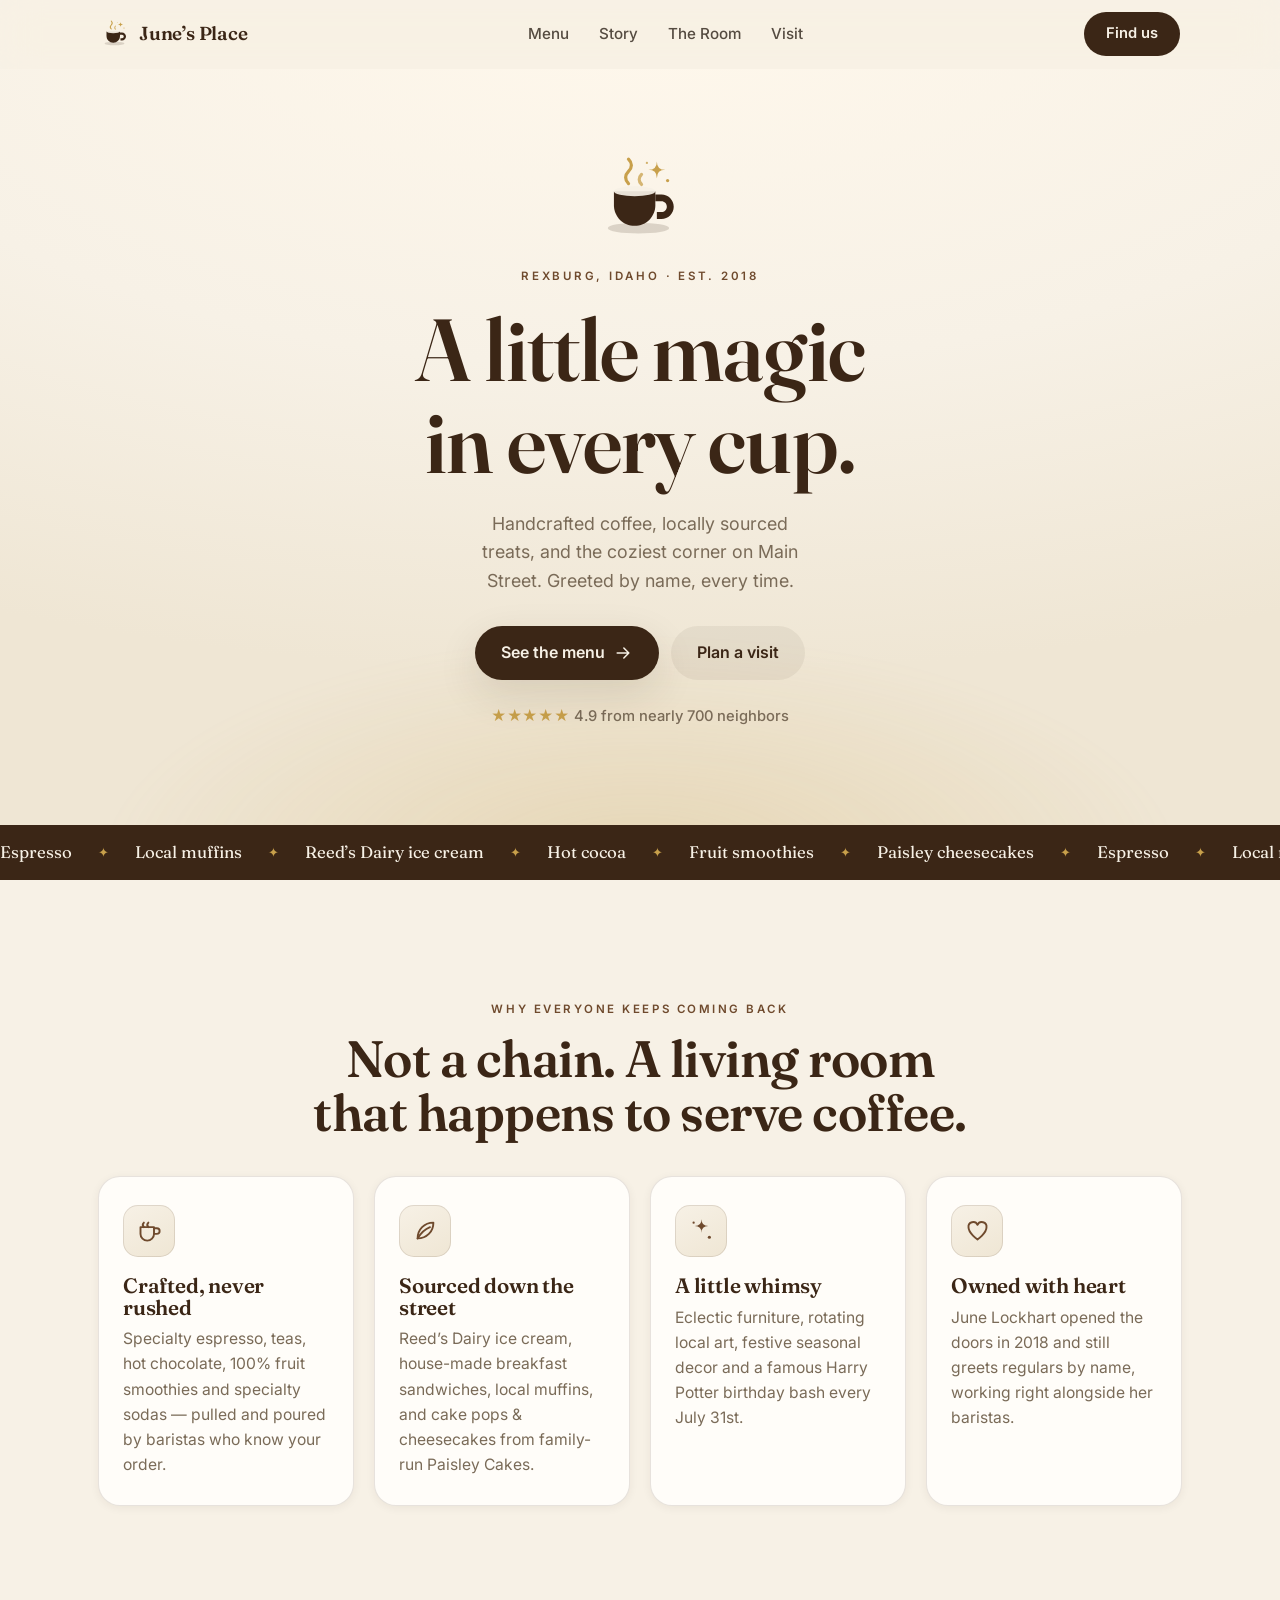
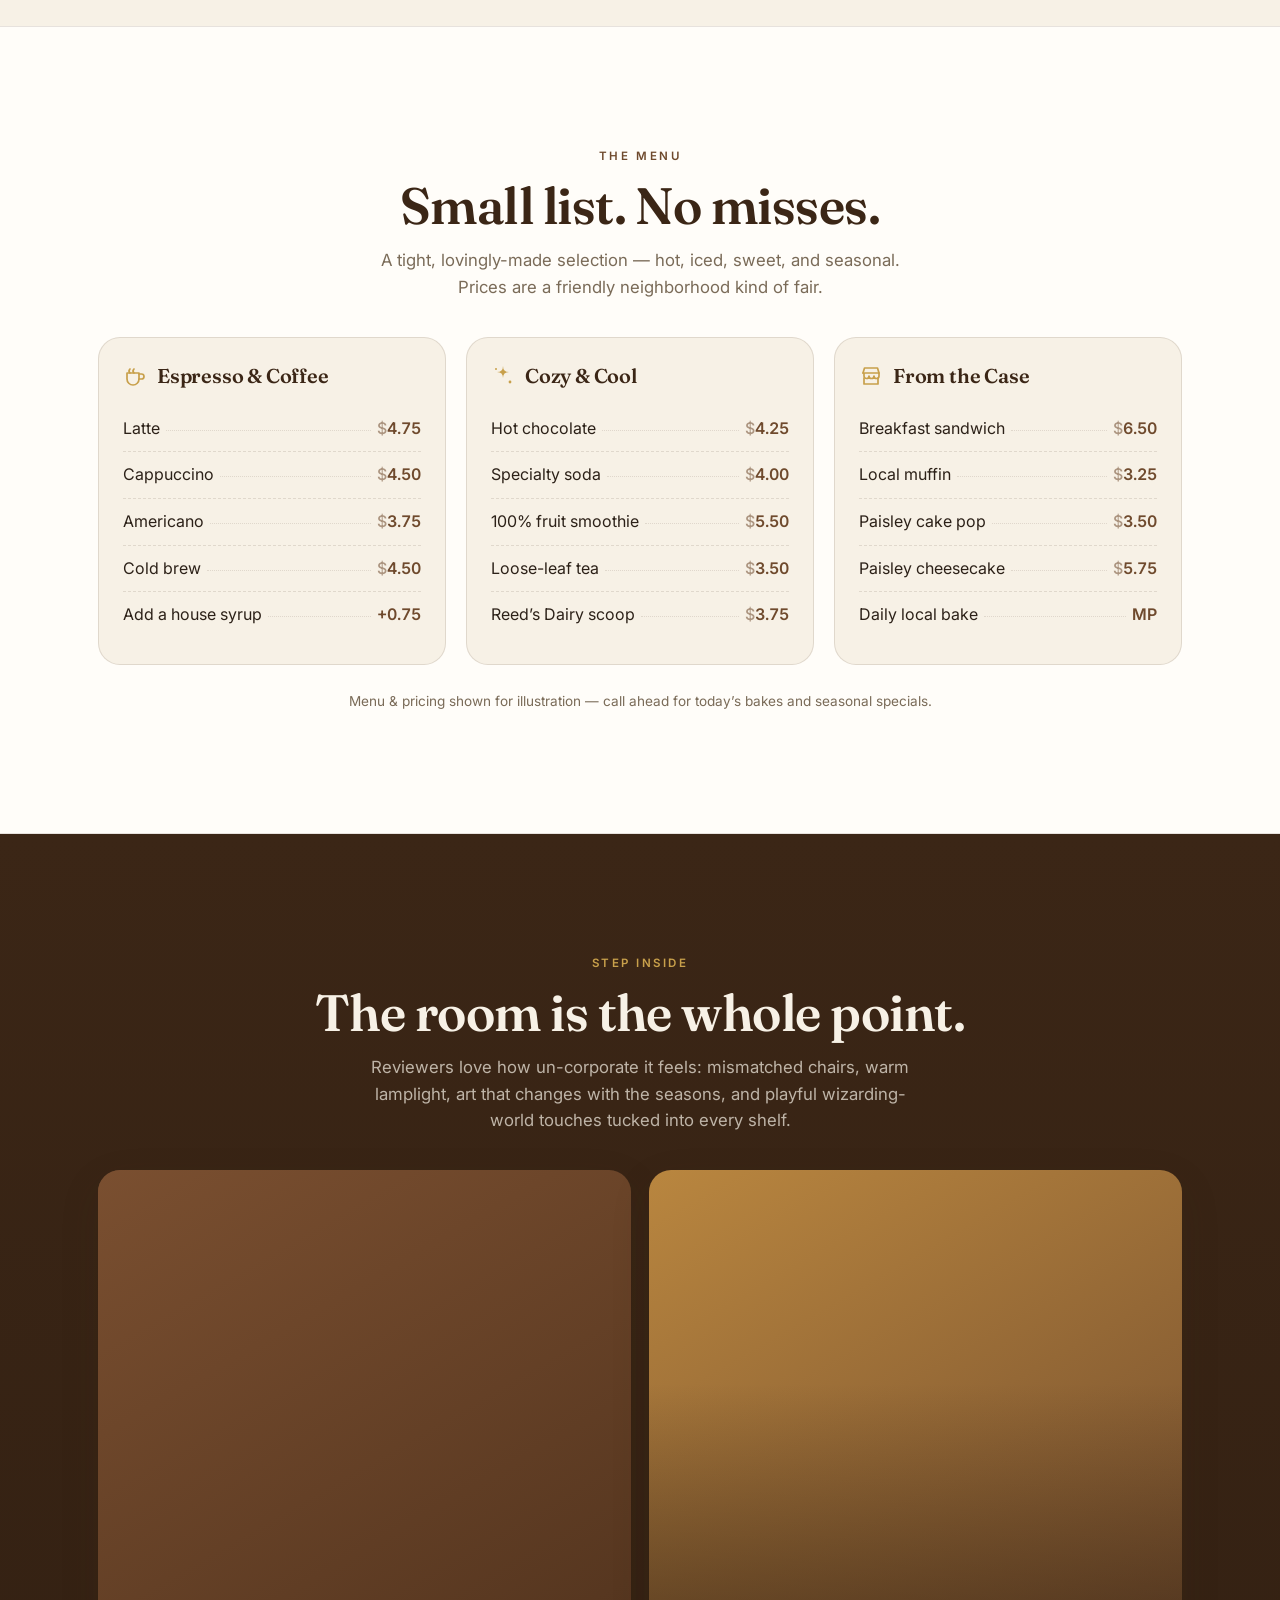
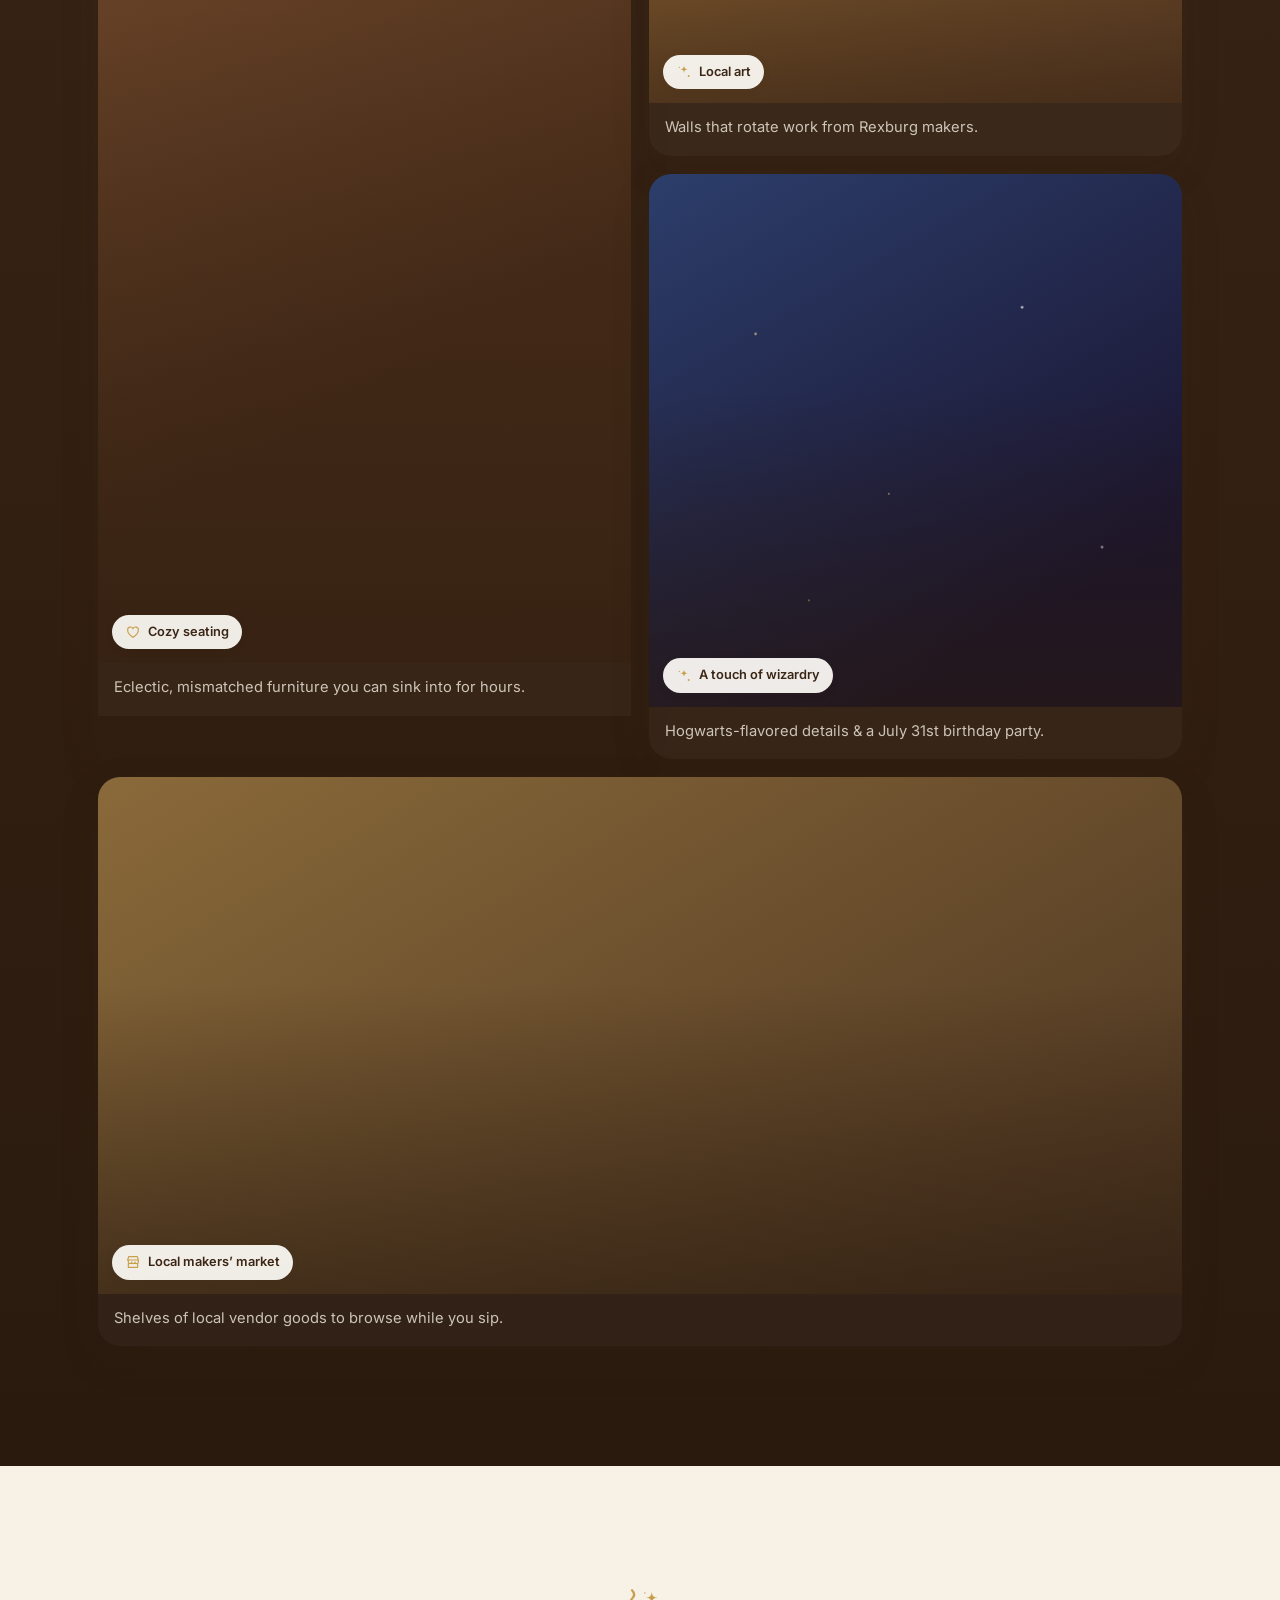
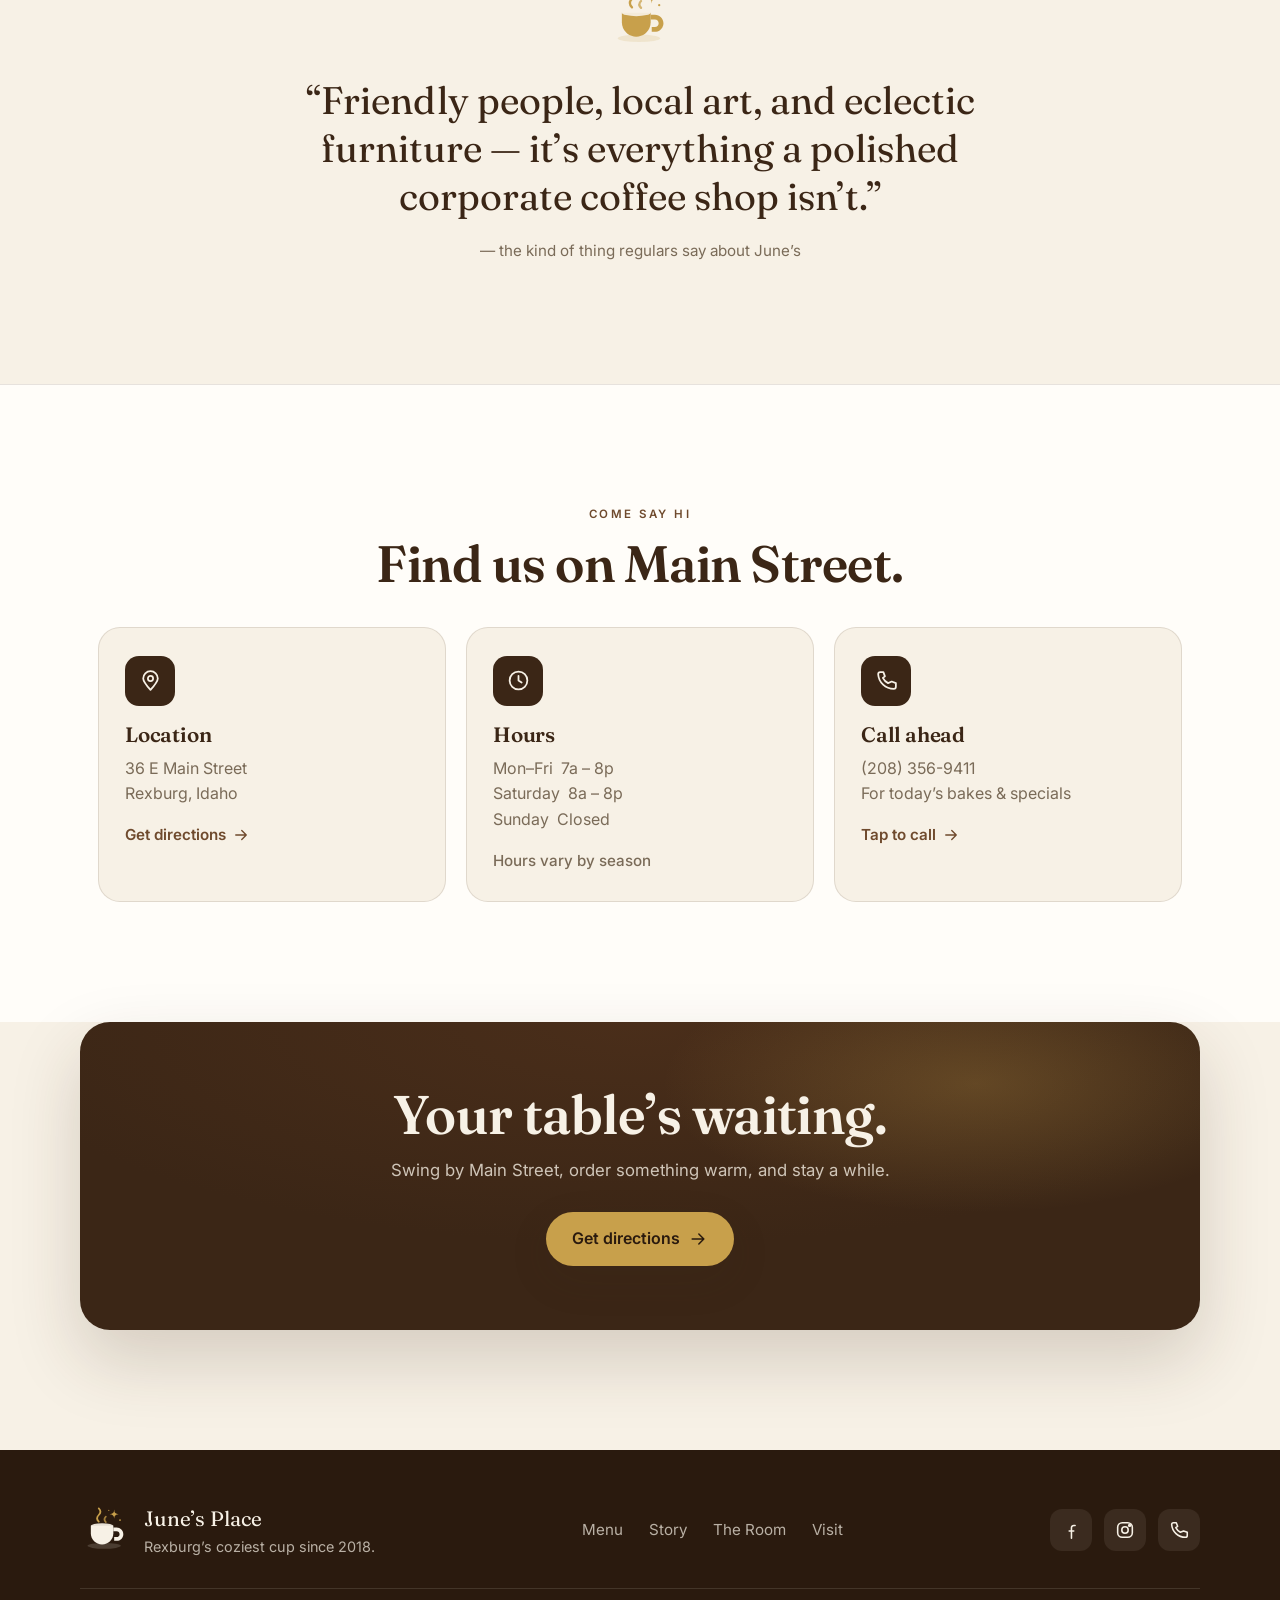
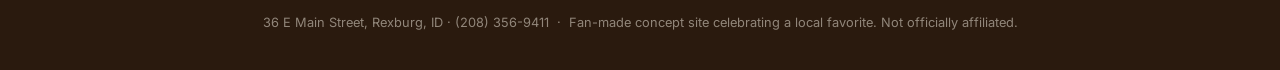
<file: junes-place/index.html>
<!DOCTYPE html>
<html lang="en">
<head>
  <meta charset="UTF-8" />
  <meta name="viewport" content="width=device-width, initial-scale=1, viewport-fit=cover" />
  <meta name="theme-color" content="#3b2616" />
  <title>June&rsquo;s Place — Rexburg&rsquo;s Coziest Coffee Shop</title>
  <meta name="description" content="June's Place is the heart of Rexburg's coffee culture — handcrafted coffee, locally sourced treats, eclectic art, and a whimsical, welcoming room on Main Street." />

  <link rel="icon" href="assets/favicon.svg" type="image/svg+xml" />
  <link rel="preconnect" href="https://fonts.googleapis.com" />
  <link rel="preconnect" href="https://fonts.gstatic.com" crossorigin />
  <link href="https://fonts.googleapis.com/css2?family=Fraunces:opsz,wght@9..144,500;9..144,600;9..144,700&family=Inter:wght@400;500;600&display=swap" rel="stylesheet" />
  <link rel="stylesheet" href="styles.css" />
</head>
<body>
  <!-- ============ SVG ICON SPRITE (inlined for zero extra request) ============ -->
  <svg xmlns="http://www.w3.org/2000/svg" style="position:absolute;width:0;height:0" aria-hidden="true">
    <symbol id="ico-cup" viewBox="0 0 24 24" fill="none" stroke="currentColor" stroke-width="1.7" stroke-linecap="round" stroke-linejoin="round"><path d="M4 9h12v6a6 6 0 0 1-12 0V9Z"/><path d="M16 10h2.5a2.5 2.5 0 0 1 0 5H16"/><path d="M7 5c-1.2 1.2-1.2 2.8 0 4M11 5c-1.2 1.2-1.2 2.8 0 4"/></symbol>
    <symbol id="ico-leaf" viewBox="0 0 24 24" fill="none" stroke="currentColor" stroke-width="1.7" stroke-linecap="round" stroke-linejoin="round"><path d="M5 19c0-8 6-14 14-14 0 8-6 14-14 14Z"/><path d="M5 19c3-5 6-8 11-10"/></symbol>
    <symbol id="ico-pin" viewBox="0 0 24 24" fill="none" stroke="currentColor" stroke-width="1.7" stroke-linecap="round" stroke-linejoin="round"><path d="M12 21c4-4.5 7-8 7-11a7 7 0 1 0-14 0c0 3 3 6.5 7 11Z"/><circle cx="12" cy="10" r="2.5"/></symbol>
    <symbol id="ico-clock" viewBox="0 0 24 24" fill="none" stroke="currentColor" stroke-width="1.7" stroke-linecap="round" stroke-linejoin="round"><circle cx="12" cy="12" r="8.5"/><path d="M12 7.5V12l3 2"/></symbol>
    <symbol id="ico-sparkle" viewBox="0 0 24 24" fill="currentColor"><path d="M12 2q0 6 6 6-6 0-6 6 0-6-6-6 6 0 6-6Z"/><circle cx="19" cy="18" r="1.4"/><circle cx="5" cy="5" r="1"/></symbol>
    <symbol id="ico-heart" viewBox="0 0 24 24" fill="none" stroke="currentColor" stroke-width="1.7" stroke-linecap="round" stroke-linejoin="round"><path d="M12 20S4 14.5 4 9.2A4.2 4.2 0 0 1 12 7a4.2 4.2 0 0 1 8 2.2C20 14.5 12 20 12 20Z"/></symbol>
    <symbol id="ico-store" viewBox="0 0 24 24" fill="none" stroke="currentColor" stroke-width="1.7" stroke-linecap="round" stroke-linejoin="round"><path d="M4 9 5.5 4h13L20 9"/><path d="M4 9h16v3a2.5 2.5 0 0 1-5 0 2.5 2.5 0 0 1-5 0 2.5 2.5 0 0 1-5 0V9Z"/><path d="M5 14v6h14v-6"/></symbol>
    <symbol id="ico-arrow" viewBox="0 0 24 24" fill="none" stroke="currentColor" stroke-width="1.8" stroke-linecap="round" stroke-linejoin="round"><path d="M5 12h14M13 6l6 6-6 6"/></symbol>
    <symbol id="ico-menu" viewBox="0 0 24 24" fill="none" stroke="currentColor" stroke-width="1.8" stroke-linecap="round"><path d="M4 7h16M4 12h16M4 17h16"/></symbol>
    <symbol id="ico-close" viewBox="0 0 24 24" fill="none" stroke="currentColor" stroke-width="1.8" stroke-linecap="round"><path d="M6 6l12 12M18 6 6 18"/></symbol>
    <symbol id="ico-instagram" viewBox="0 0 24 24" fill="none" stroke="currentColor" stroke-width="1.7" stroke-linecap="round" stroke-linejoin="round"><rect x="4" y="4" width="16" height="16" rx="5"/><circle cx="12" cy="12" r="3.5"/><circle cx="17" cy="7" r="1"/></symbol>
    <symbol id="ico-facebook" viewBox="0 0 24 24" fill="none" stroke="currentColor" stroke-width="1.7" stroke-linecap="round" stroke-linejoin="round"><path d="M16.5 7H15a2.5 2.5 0 0 0-2.5 2.5V13m0 0V21m0-8H10m2.5 0H15"/></symbol>
    <symbol id="ico-phone" viewBox="0 0 24 24" fill="none" stroke="currentColor" stroke-width="1.7" stroke-linecap="round" stroke-linejoin="round"><path d="M6 4h3l1.5 4-2 1.5a11 11 0 0 0 5 5L17 13l4 1.5V18a2 2 0 0 1-2 2A15 15 0 0 1 4 6a2 2 0 0 1 2-2Z"/></symbol>
  </svg>

  <!-- ============ NAV ============ -->
  <header class="nav" id="nav">
    <div class="nav__inner">
      <a class="nav__brand" href="#top" aria-label="June's Place home">
        <svg class="nav__mark" viewBox="0 0 120 120" aria-hidden="true"><use href="#brandmark"/></svg>
        <span class="nav__word">June&rsquo;s Place</span>
      </a>
      <nav class="nav__links" aria-label="Primary">
        <a href="#menu">Menu</a>
        <a href="#story">Story</a>
        <a href="#room">The Room</a>
        <a href="#visit">Visit</a>
      </nav>
      <a href="#visit" class="nav__cta">Find us</a>
      <button class="nav__toggle" id="navToggle" aria-label="Open menu" aria-expanded="false">
        <svg viewBox="0 0 24 24" width="24" height="24"><use href="#ico-menu"/></svg>
      </button>
    </div>
    <div class="nav__drawer" id="navDrawer" hidden>
      <a href="#menu">Menu</a>
      <a href="#story">Story</a>
      <a href="#room">The Room</a>
      <a href="#visit">Visit</a>
      <a href="#visit" class="nav__drawer-cta">Find us <svg viewBox="0 0 24 24" width="18" height="18"><use href="#ico-arrow"/></svg></a>
    </div>
  </header>

  <!-- reusable detailed brandmark (used by nav + hero) -->
  <svg style="position:absolute;width:0;height:0" aria-hidden="true">
    <symbol id="brandmark" viewBox="0 0 120 120">
      <ellipse cx="58" cy="98" rx="40" ry="7" fill="currentColor" opacity="0.16"/>
      <path d="M26 50h54v18c0 14.9-12.1 27-27 27S26 82.9 26 68V50z" fill="currentColor"/>
      <path d="M80 54h8c8.8 0 16 7.2 16 16s-7.2 16-16 16h-6v-9h6c3.9 0 7-3.1 7-7s-3.1-7-7-7h-8v-9z" fill="currentColor"/>
      <ellipse cx="53" cy="50" rx="27" ry="6.5" fill="#f7f1e6" opacity="0.92"/>
      <path d="M45 40c-5-5-5-11 0-16s5-11 0-16" stroke="#c8a04b" stroke-width="4.2" stroke-linecap="round" fill="none"/>
      <path d="M62 41c-4-4-4-9 0-13" stroke="#c8a04b" stroke-width="4.2" stroke-linecap="round" fill="none" opacity="0.75"/>
      <path d="M82 11 Q82 22 93 22 Q82 22 82 33 Q82 22 71 22 Q82 22 82 11 Z" fill="#c8a04b"/>
      <circle cx="96" cy="36" r="2.1" fill="#c8a04b"/>
      <circle cx="69" cy="13" r="1.5" fill="#c8a04b" opacity="0.8"/>
    </symbol>
  </svg>

  <main id="top">
    <!-- ============ HERO ============ -->
    <section class="hero">
      <div class="hero__glow" aria-hidden="true"></div>
      <div class="hero__inner">
        <svg class="hero__mark reveal" viewBox="0 0 120 120" aria-hidden="true"><use href="#brandmark"/></svg>
        <p class="hero__eyebrow reveal">Rexburg, Idaho &middot; Est. 2018</p>
        <h1 class="hero__title reveal">A little magic<br/>in every cup.</h1>
        <p class="hero__sub reveal">Handcrafted coffee, locally sourced treats, and the coziest corner on Main Street. Greeted by name, every time.</p>
        <div class="hero__actions reveal">
          <a href="#menu" class="btn btn--primary">See the menu <svg viewBox="0 0 24 24" width="20" height="20"><use href="#ico-arrow"/></svg></a>
          <a href="#visit" class="btn btn--ghost">Plan a visit</a>
        </div>
        <p class="hero__rating reveal">★★★★★ <span>4.9 from nearly 700 neighbors</span></p>
      </div>
    </section>

    <!-- ============ MARQUEE ============ -->
    <div class="marquee" aria-hidden="true">
      <div class="marquee__track">
        <span>Espresso</span><span class="dot">✦</span><span>Local muffins</span><span class="dot">✦</span><span>Reed&rsquo;s Dairy ice cream</span><span class="dot">✦</span><span>Hot cocoa</span><span class="dot">✦</span><span>Fruit smoothies</span><span class="dot">✦</span><span>Paisley cheesecakes</span><span class="dot">✦</span>
        <span>Espresso</span><span class="dot">✦</span><span>Local muffins</span><span class="dot">✦</span><span>Reed&rsquo;s Dairy ice cream</span><span class="dot">✦</span><span>Hot cocoa</span><span class="dot">✦</span><span>Fruit smoothies</span><span class="dot">✦</span><span>Paisley cheesecakes</span><span class="dot">✦</span>
      </div>
    </div>

    <!-- ============ VALUE PILLARS ============ -->
    <section class="pillars" id="story">
      <div class="section-head reveal">
        <p class="eyebrow">Why everyone keeps coming back</p>
        <h2>Not a chain. A living room<br/>that happens to serve coffee.</h2>
      </div>
      <div class="pillars__grid">
        <article class="pillar reveal">
          <span class="pillar__ico"><svg viewBox="0 0 24 24"><use href="#ico-cup"/></svg></span>
          <h3>Crafted, never rushed</h3>
          <p>Specialty espresso, teas, hot chocolate, 100% fruit smoothies and specialty sodas — pulled and poured by baristas who know your order.</p>
        </article>
        <article class="pillar reveal">
          <span class="pillar__ico"><svg viewBox="0 0 24 24"><use href="#ico-leaf"/></svg></span>
          <h3>Sourced down the street</h3>
          <p>Reed&rsquo;s Dairy ice cream, house-made breakfast sandwiches, local muffins, and cake pops &amp; cheesecakes from family-run Paisley Cakes.</p>
        </article>
        <article class="pillar reveal">
          <span class="pillar__ico"><svg viewBox="0 0 24 24"><use href="#ico-sparkle"/></svg></span>
          <h3>A little whimsy</h3>
          <p>Eclectic furniture, rotating local art, festive seasonal decor and a famous Harry Potter birthday bash every July 31st.</p>
        </article>
        <article class="pillar reveal">
          <span class="pillar__ico"><svg viewBox="0 0 24 24"><use href="#ico-heart"/></svg></span>
          <h3>Owned with heart</h3>
          <p>June Lockhart opened the doors in 2018 and still greets regulars by name, working right alongside her baristas.</p>
        </article>
      </div>
    </section>

    <!-- ============ MENU ============ -->
    <section class="menu" id="menu">
      <div class="section-head reveal">
        <p class="eyebrow">The menu</p>
        <h2>Small list. No misses.</h2>
        <p class="section-lede">A tight, lovingly-made selection — hot, iced, sweet, and seasonal. Prices are a friendly neighborhood kind of fair.</p>
      </div>

      <div class="menu__cols">
        <div class="menu-card reveal">
          <h3><svg viewBox="0 0 24 24" class="menu-card__ico"><use href="#ico-cup"/></svg> Espresso &amp; Coffee</h3>
          <ul>
            <li><span>Latte</span><span class="lead"></span><span class="price">4.75</span></li>
            <li><span>Cappuccino</span><span class="lead"></span><span class="price">4.50</span></li>
            <li><span>Americano</span><span class="lead"></span><span class="price">3.75</span></li>
            <li><span>Cold brew</span><span class="lead"></span><span class="price">4.50</span></li>
            <li><span>Add a house syrup</span><span class="lead"></span><span class="price np">+0.75</span></li>
          </ul>
        </div>
        <div class="menu-card reveal">
          <h3><svg viewBox="0 0 24 24" class="menu-card__ico"><use href="#ico-sparkle"/></svg> Cozy &amp; Cool</h3>
          <ul>
            <li><span>Hot chocolate</span><span class="lead"></span><span class="price">4.25</span></li>
            <li><span>Specialty soda</span><span class="lead"></span><span class="price">4.00</span></li>
            <li><span>100% fruit smoothie</span><span class="lead"></span><span class="price">5.50</span></li>
            <li><span>Loose-leaf tea</span><span class="lead"></span><span class="price">3.50</span></li>
            <li><span>Reed&rsquo;s Dairy scoop</span><span class="lead"></span><span class="price">3.75</span></li>
          </ul>
        </div>
        <div class="menu-card reveal">
          <h3><svg viewBox="0 0 24 24" class="menu-card__ico"><use href="#ico-store"/></svg> From the Case</h3>
          <ul>
            <li><span>Breakfast sandwich</span><span class="lead"></span><span class="price">6.50</span></li>
            <li><span>Local muffin</span><span class="lead"></span><span class="price">3.25</span></li>
            <li><span>Paisley cake pop</span><span class="lead"></span><span class="price">3.50</span></li>
            <li><span>Paisley cheesecake</span><span class="lead"></span><span class="price">5.75</span></li>
            <li><span>Daily local bake</span><span class="lead"></span><span class="price np">MP</span></li>
          </ul>
        </div>
      </div>
      <p class="menu__note reveal">Menu &amp; pricing shown for illustration — call ahead for today&rsquo;s bakes and seasonal specials.</p>
    </section>

    <!-- ============ THE ROOM (theme showcase) ============ -->
    <section class="room" id="room">
      <div class="section-head section-head--light reveal">
        <p class="eyebrow eyebrow--gold">Step inside</p>
        <h2>The room is the whole point.</h2>
        <p class="section-lede">Reviewers love how un-corporate it feels: mismatched chairs, warm lamplight, art that changes with the seasons, and playful wizarding-world touches tucked into every shelf.</p>
      </div>
      <div class="room__grid">
        <figure class="room__tile room__tile--tall reveal">
          <div class="tile-art tile-art--cozy"><span class="tile-badge"><svg viewBox="0 0 24 24"><use href="#ico-heart"/></svg> Cozy seating</span></div>
          <figcaption>Eclectic, mismatched furniture you can sink into for hours.</figcaption>
        </figure>
        <figure class="room__tile reveal">
          <div class="tile-art tile-art--art"><span class="tile-badge"><svg viewBox="0 0 24 24"><use href="#ico-sparkle"/></svg> Local art</span></div>
          <figcaption>Walls that rotate work from Rexburg makers.</figcaption>
        </figure>
        <figure class="room__tile reveal">
          <div class="tile-art tile-art--magic"><span class="tile-badge"><svg viewBox="0 0 24 24"><use href="#ico-sparkle"/></svg> A touch of wizardry</span></div>
          <figcaption>Hogwarts-flavored details &amp; a July 31st birthday party.</figcaption>
        </figure>
        <figure class="room__tile room__tile--wide reveal">
          <div class="tile-art tile-art--market"><span class="tile-badge"><svg viewBox="0 0 24 24"><use href="#ico-store"/></svg> Local makers&rsquo; market</span></div>
          <figcaption>Shelves of local vendor goods to browse while you sip.</figcaption>
        </figure>
      </div>
    </section>

    <!-- ============ QUOTE ============ -->
    <section class="quote reveal">
      <svg class="quote__mark" viewBox="0 0 120 120" aria-hidden="true"><use href="#brandmark"/></svg>
      <blockquote>&ldquo;Friendly people, local art, and eclectic furniture — it&rsquo;s everything a polished corporate coffee shop isn&rsquo;t.&rdquo;</blockquote>
      <cite>— the kind of thing regulars say about June&rsquo;s</cite>
    </section>

    <!-- ============ VISIT ============ -->
    <section class="visit" id="visit">
      <div class="section-head reveal">
        <p class="eyebrow">Come say hi</p>
        <h2>Find us on Main Street.</h2>
      </div>
      <div class="visit__grid">
        <a class="visit-card reveal" href="https://maps.google.com/?q=36+E+Main+St+Rexburg+ID" target="_blank" rel="noopener">
          <span class="visit-card__ico"><svg viewBox="0 0 24 24"><use href="#ico-pin"/></svg></span>
          <h3>Location</h3>
          <p>36 E Main Street<br/>Rexburg, Idaho</p>
          <span class="visit-card__go">Get directions <svg viewBox="0 0 24 24" width="18" height="18"><use href="#ico-arrow"/></svg></span>
        </a>
        <div class="visit-card reveal">
          <span class="visit-card__ico"><svg viewBox="0 0 24 24"><use href="#ico-clock"/></svg></span>
          <h3>Hours</h3>
          <p>Mon–Fri &nbsp;7a – 8p<br/>Saturday &nbsp;8a – 8p<br/>Sunday &nbsp;Closed</p>
          <span class="visit-card__go visit-card__go--muted">Hours vary by season</span>
        </div>
        <a class="visit-card reveal" href="tel:+12083569411">
          <span class="visit-card__ico"><svg viewBox="0 0 24 24"><use href="#ico-phone"/></svg></span>
          <h3>Call ahead</h3>
          <p>(208) 356-9411<br/>For today&rsquo;s bakes &amp; specials</p>
          <span class="visit-card__go">Tap to call <svg viewBox="0 0 24 24" width="18" height="18"><use href="#ico-arrow"/></svg></span>
        </a>
      </div>
    </section>

    <!-- ============ CTA BANNER ============ -->
    <section class="cta reveal">
      <div class="cta__inner">
        <h2>Your table&rsquo;s waiting.</h2>
        <p>Swing by Main Street, order something warm, and stay a while.</p>
        <a href="https://maps.google.com/?q=36+E+Main+St+Rexburg+ID" target="_blank" rel="noopener" class="btn btn--primary">Get directions <svg viewBox="0 0 24 24" width="20" height="20"><use href="#ico-arrow"/></svg></a>
      </div>
    </section>
  </main>

  <!-- ============ FOOTER ============ -->
  <footer class="footer">
    <div class="footer__inner">
      <div class="footer__brand">
        <svg class="footer__mark" viewBox="0 0 120 120" aria-hidden="true"><use href="#brandmark"/></svg>
        <div>
          <p class="footer__name">June&rsquo;s Place</p>
          <p class="footer__tag">Rexburg&rsquo;s coziest cup since 2018.</p>
        </div>
      </div>
      <nav class="footer__links" aria-label="Footer">
        <a href="#menu">Menu</a>
        <a href="#story">Story</a>
        <a href="#room">The Room</a>
        <a href="#visit">Visit</a>
      </nav>
      <div class="footer__social">
        <a href="https://www.facebook.com/coffeecocoaandmore/" target="_blank" rel="noopener" aria-label="Facebook"><svg viewBox="0 0 24 24"><use href="#ico-facebook"/></svg></a>
        <a href="#" aria-label="Instagram"><svg viewBox="0 0 24 24"><use href="#ico-instagram"/></svg></a>
        <a href="tel:+12083569411" aria-label="Phone"><svg viewBox="0 0 24 24"><use href="#ico-phone"/></svg></a>
      </div>
    </div>
    <p class="footer__fine">36 E Main Street, Rexburg, ID &middot; (208) 356-9411 &nbsp;·&nbsp; Fan-made concept site celebrating a local favorite. Not officially affiliated.</p>
  </footer>

  <script src="script.js" defer></script>
</body>
</html>
</file>
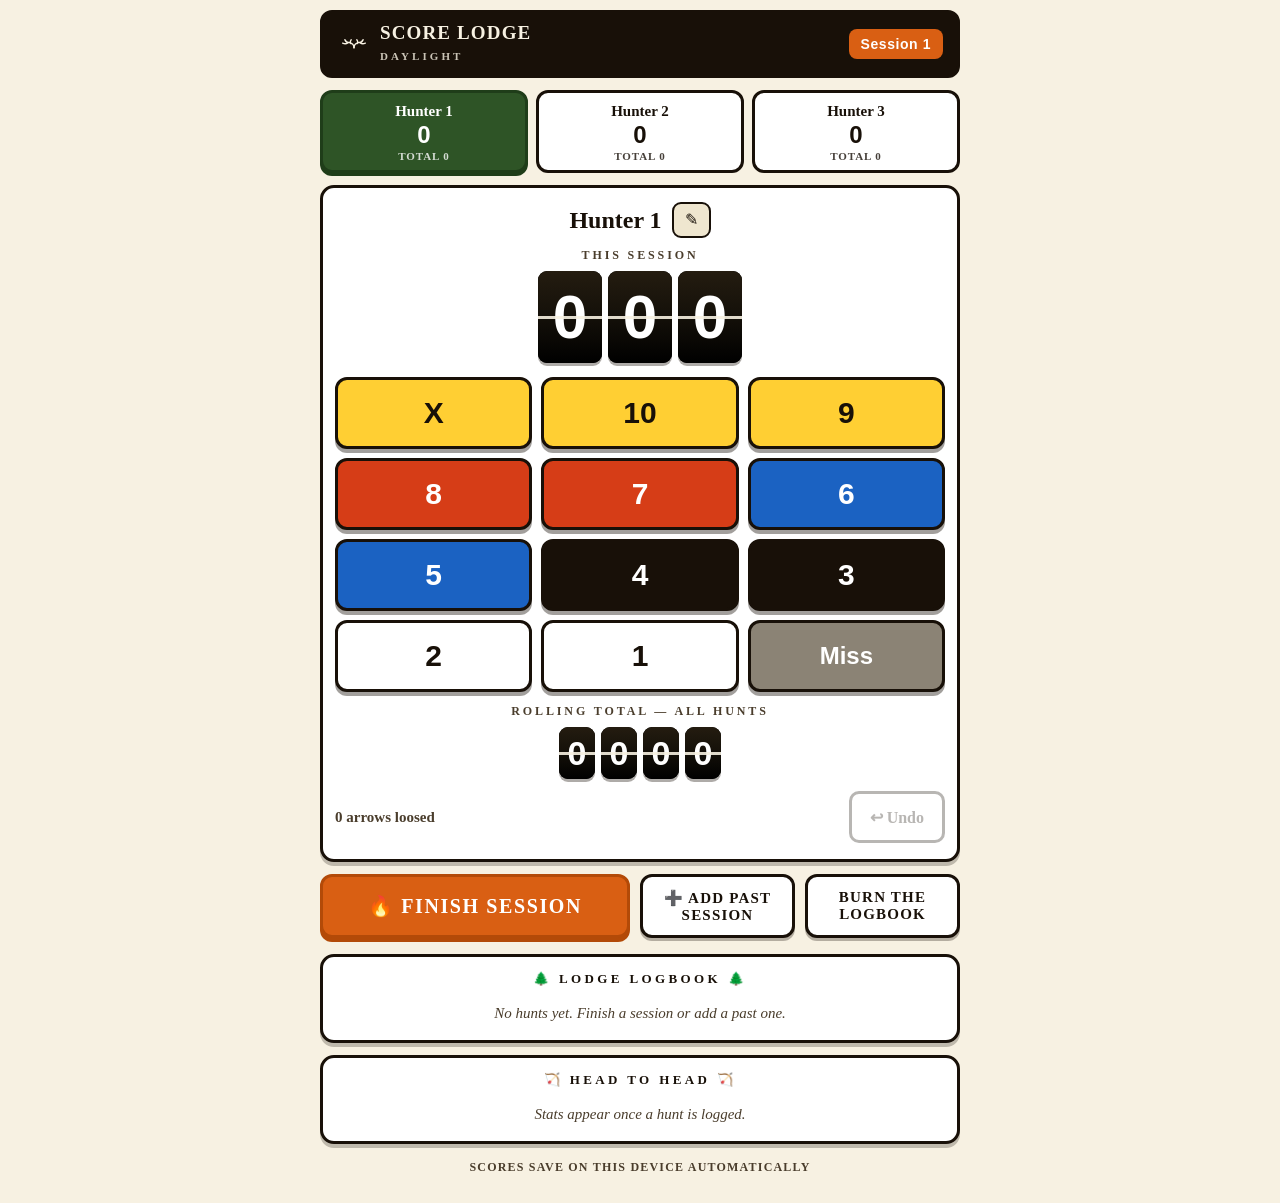
<file: archery-scores-daylight.html>
<!DOCTYPE html>
<html lang="en">
<head>
<meta charset="UTF-8">
<meta name="viewport" content="width=device-width, initial-scale=1.0, viewport-fit=cover">
<meta name="theme-color" content="#f7f1e2">
<title>The Score Lodge — Daylight</title>
<style>
  :root{
    --paper:#f7f1e2;        /* sun-bright warm white */
    --paper-2:#efe6cf;
    --ink:#181008;          /* near-black text */
    --ink-soft:#4a3d2c;
    --line:#181008;
    --ember:#d95f13;        /* hunter orange */
    --ember-dark:#b34a08;
    --pine:#2e5426;         /* forest green */
    --pine-dark:#1f3d19;
    --card:#141009;         /* flip card face */
    --card-2:#241c10;
    --gold:#ffcf33;
    --red:#d63d17;
    --blue:#1b62c2;
    --serif:Georgia,"Times New Roman",serif;
    --digits:"Helvetica Neue",Helvetica,Arial,sans-serif;
  }
  *{margin:0;padding:0;box-sizing:border-box;-webkit-tap-highlight-color:transparent;}
  html{-webkit-text-size-adjust:100%;}

  body{
    font-family:var(--serif);
    color:var(--ink);
    background:var(--paper);
    min-height:100vh;
    padding:10px 12px calc(28px + env(safe-area-inset-bottom));
    padding-left:calc(12px + env(safe-area-inset-left));
    padding-right:calc(12px + env(safe-area-inset-right));
    touch-action:manipulation;
    user-select:none;
    -webkit-user-select:none;
  }
  button{touch-action:manipulation;user-select:none;-webkit-user-select:none;}
  input{font-family:var(--digits);}

  .lodge{max-width:560px;margin:0 auto;}

  /* ============ header ============ */
  header{
    display:flex;align-items:center;justify-content:space-between;gap:10px;
    padding:10px 14px;margin-bottom:12px;
    background:var(--ink);color:var(--paper);
    border-radius:12px;border:3px solid var(--ink);
  }
  header .title{
    font-size:19px;font-weight:700;letter-spacing:.06em;text-transform:uppercase;
    display:flex;align-items:center;gap:9px;line-height:1.1;
  }
  header .title svg{width:34px;height:22px;flex:none;}
  header .session{
    font-family:var(--digits);font-size:14px;font-weight:700;letter-spacing:.04em;
    background:var(--ember);color:#fff;padding:7px 12px;border-radius:8px;
    white-space:nowrap;
  }

  /* ============ archer tabs ============ */
  .tabs{display:grid;grid-template-columns:1fr 1fr 1fr;gap:8px;margin-bottom:12px;}
  .tab{
    font-family:var(--serif);
    border:3px solid var(--ink);border-radius:12px;
    background:#fff;color:var(--ink);
    padding:10px 4px 8px;cursor:pointer;
    display:flex;flex-direction:column;align-items:center;gap:2px;
    min-height:72px;
    transition:transform .08s;
  }
  .tab:active{transform:scale(.96);}
  .tab .t-name{
    font-size:15px;font-weight:700;line-height:1.15;
    max-width:100%;overflow:hidden;text-overflow:ellipsis;white-space:nowrap;
    padding:0 4px;
  }
  .tab .t-score{
    font-family:var(--digits);font-size:24px;font-weight:800;
    font-variant-numeric:tabular-nums;line-height:1.1;
  }
  .tab .t-sub{
    font-size:11px;letter-spacing:.08em;text-transform:uppercase;font-weight:700;opacity:.8;
    font-variant-numeric:tabular-nums;white-space:nowrap;
  }
  .tab.active{
    background:var(--pine);color:#fff;border-color:var(--pine-dark);
    box-shadow:0 3px 0 var(--pine-dark);
  }

  /* ============ active panel ============ */
  .panel{
    background:#fff;border:3px solid var(--ink);border-radius:14px;
    padding:14px 12px 16px;margin-bottom:12px;
    box-shadow:0 4px 0 rgba(24,16,8,.25);
  }
  .panel-head{
    display:flex;align-items:center;justify-content:center;gap:10px;margin-bottom:10px;
  }
  .panel-head h2{font-size:24px;font-weight:700;}
  .rename{
    background:var(--paper-2);border:2px solid var(--ink);border-radius:9px;
    font-size:16px;line-height:1;padding:8px 11px;cursor:pointer;color:var(--ink);
  }
  .rename:active{transform:scale(.94);}

  .label{
    text-align:center;font-size:12px;font-weight:700;letter-spacing:.24em;
    text-transform:uppercase;color:var(--ink-soft);margin-bottom:8px;
  }

  /* ============ flip counters ============ */
  .flip-counter{display:flex;justify-content:center;gap:6px;}
  .flip-counter.big{--dw:64px;--dh:92px;--dfs:62px;margin-bottom:14px;}
  .flip-counter.small{--dw:36px;--dh:52px;--dfs:34px;margin-bottom:4px;}

  .flip-digit{
    position:relative;width:var(--dw);height:var(--dh);
    font-family:var(--digits);font-weight:800;font-size:var(--dfs);
    font-variant-numeric:tabular-nums;
    perspective:380px;border-radius:9px;background:#000;
    box-shadow:0 3px 0 rgba(24,16,8,.35);
  }
  .flip-digit::after{
    content:"";position:absolute;left:0;right:0;top:50%;height:3px;margin-top:-1.5px;
    background:var(--paper);opacity:.9;z-index:10;
  }
  .fd-half{
    position:absolute;left:0;width:100%;height:50%;overflow:hidden;color:#fff;
    backface-visibility:hidden;-webkit-backface-visibility:hidden;
  }
  .fd-half .fd-num{
    position:absolute;left:0;width:100%;height:var(--dh);
    line-height:var(--dh);text-align:center;
  }
  .fd-top{top:0;border-radius:9px 9px 0 0;background:linear-gradient(180deg,var(--card-2),var(--card));}
  .fd-top .fd-num{top:0;}
  .fd-bottom{bottom:0;border-radius:0 0 9px 9px;background:linear-gradient(180deg,var(--card),#000);}
  .fd-bottom .fd-num{top:-100%;}

  .fd-flip-top,.fd-flip-bottom{z-index:5;}
  .fd-flip-top{
    top:0;border-radius:9px 9px 0 0;
    background:linear-gradient(180deg,var(--card-2),var(--card));
    transform-origin:center bottom;
    animation:fdTop .30s ease-in forwards;
  }
  .fd-flip-top .fd-num{top:0;}
  .fd-flip-top::before{
    content:"";position:absolute;inset:0;background:rgba(0,0,0,0);
    animation:fdShadeTop .30s ease-in forwards;
  }
  .fd-flip-bottom{
    bottom:0;border-radius:0 0 9px 9px;
    background:linear-gradient(180deg,var(--card),#000);
    transform-origin:center top;transform:rotateX(90deg);
    animation:fdBottom .34s cubic-bezier(.34,1.45,.62,1) .28s forwards;
  }
  .fd-flip-bottom .fd-num{top:-100%;}
  .fd-flip-bottom::before{
    content:"";position:absolute;inset:0;background:rgba(255,255,255,.30);
    animation:fdShadeBottom .34s ease-out .28s forwards;
  }
  @keyframes fdTop{to{transform:rotateX(-90deg);}}
  @keyframes fdBottom{to{transform:rotateX(0deg);}}
  @keyframes fdShadeTop{to{background:rgba(0,0,0,.6);}}
  @keyframes fdShadeBottom{from{background:rgba(255,255,255,.30);}to{background:rgba(255,255,255,0);}}

  .flip-digit.bump{animation:fdBump .36s ease;}
  @keyframes fdBump{35%{transform:translateY(2px) scale(.985);}70%{transform:translateY(-1px);}}

  .meta-row{
    display:flex;align-items:center;justify-content:space-between;gap:10px;
    margin-top:12px;
  }
  .arrow-count{font-size:15px;font-weight:700;color:var(--ink-soft);}
  .undo{
    font-family:var(--serif);font-size:16px;font-weight:700;
    background:#fff;border:3px solid var(--ink);color:var(--ink);
    border-radius:10px;padding:12px 18px;cursor:pointer;min-height:52px;
  }
  .undo:active{transform:scale(.95);}
  .undo:disabled{opacity:.3;}

  /* ============ score pad ============ */
  .quiver{
    display:grid;grid-template-columns:1fr 1fr 1fr;gap:9px;margin-bottom:12px;
  }
  .arrow-btn{
    font-family:var(--digits);font-size:30px;font-weight:800;
    min-height:72px;border-radius:12px;cursor:pointer;
    border:3px solid var(--ink);
    box-shadow:0 4px 0 rgba(24,16,8,.4);
    transition:transform .07s, box-shadow .07s;
  }
  .arrow-btn:active{transform:translateY(3px);box-shadow:0 1px 0 rgba(24,16,8,.4);}
  /* real target-face ring colours, sun-proof contrast */
  .arrow-btn.gold {background:var(--gold);color:var(--ink);}
  .arrow-btn.red  {background:var(--red);color:#fff;}
  .arrow-btn.blue {background:var(--blue);color:#fff;}
  .arrow-btn.black{background:var(--ink);color:#fff;}
  .arrow-btn.white{background:#fff;color:var(--ink);}
  .arrow-btn.miss {background:#8b8375;color:#fff;font-size:24px;}

  /* ============ controls ============ */
  .controls{display:grid;grid-template-columns:1fr;gap:10px;margin:4px 0 16px;}
  .big-btn{
    font-family:var(--serif);font-size:20px;font-weight:800;letter-spacing:.08em;
    text-transform:uppercase;cursor:pointer;
    min-height:64px;border-radius:12px;
    background:var(--ember);color:#fff;
    border:3px solid var(--ember-dark);
    box-shadow:0 4px 0 var(--ember-dark);
  }
  .big-btn:active{transform:translateY(3px);box-shadow:0 1px 0 var(--ember-dark);}
  .big-btn.ghost{
    background:#fff;color:var(--ink);border-color:var(--ink);
    box-shadow:0 3px 0 rgba(24,16,8,.3);
    font-size:15px;min-height:50px;font-weight:700;
  }

  /* ============ log book + stats ============ */
  .logbook{
    background:#fff;border:3px solid var(--ink);border-radius:14px;
    padding:14px 12px;box-shadow:0 4px 0 rgba(24,16,8,.25);
    margin-bottom:12px;
  }
  .logbook h3{
    text-align:center;font-size:13px;letter-spacing:.26em;text-transform:uppercase;
    font-weight:700;margin-bottom:10px;
  }
  .logbook table{width:100%;border-collapse:collapse;font-size:16px;}
  .logbook th{
    font-size:11px;letter-spacing:.12em;text-transform:uppercase;color:var(--ink-soft);
    text-align:left;padding:6px 6px;border-bottom:2px solid var(--ink);font-weight:700;
  }
  .logbook th.num,.logbook td.num{text-align:right;font-family:var(--digits);font-variant-numeric:tabular-nums;font-weight:700;}
  .logbook td{padding:9px 6px;border-bottom:1px solid rgba(24,16,8,.2);}
  .logbook td.date{font-size:13px;color:var(--ink-soft);}
  .logbook tr.total-row td{
    border-bottom:none;border-top:3px solid var(--ink);
    color:var(--ember-dark);font-weight:800;padding-top:11px;font-size:17px;
  }
  .logbook .best{color:var(--ember-dark);}
  .logbook td.sat{color:rgba(24,16,8,.35);font-weight:700;}
  .empty-log{text-align:center;color:var(--ink-soft);font-style:italic;padding:8px 0 4px;font-size:15px;}

  .logbook tr.hunt-row{cursor:pointer;}
  .logbook tr.hunt-row:active td{background:var(--paper-2);}
  .logbook tr.hunt-row.open td{background:var(--paper-2);border-bottom:none;}
  .hint{
    text-align:center;font-size:11.5px;color:var(--ink-soft);
    letter-spacing:.06em;margin-top:8px;font-style:italic;
  }

  /* session detail (expanded row) */
  tr.detail-row td{
    background:var(--paper-2);padding:4px 8px 12px;
    border-bottom:2px solid var(--ink);
  }
  .d-line{
    padding:8px 0 6px;border-bottom:1px dashed rgba(24,16,8,.25);
    font-size:15px;line-height:1.5;
  }
  .d-line:last-of-type{border-bottom:none;}
  .d-line b{font-size:16px;}
  .d-line .sat-out{color:rgba(24,16,8,.45);font-style:italic;font-weight:700;}
  .chips{display:flex;flex-wrap:wrap;gap:5px;margin-top:5px;}
  .chip{
    font-family:var(--digits);font-size:14px;font-weight:800;
    min-width:30px;height:30px;line-height:26px;text-align:center;
    border-radius:7px;border:2px solid var(--ink);
    background:#fff;color:var(--ink);padding:0 4px;
  }
  .chip.c-gold {background:var(--gold);}
  .chip.c-red  {background:var(--red);color:#fff;}
  .chip.c-blue {background:var(--blue);color:#fff;}
  .chip.c-black{background:var(--ink);color:#fff;}
  .chip.c-miss {background:#8b8375;color:#fff;}
  .del-session{
    display:block;margin:12px auto 2px;
    font-family:var(--serif);font-size:14px;font-weight:700;
    background:#fff;color:#a02010;border:2px solid #a02010;border-radius:9px;
    padding:10px 18px;cursor:pointer;min-height:44px;
  }
  .del-session:active{transform:scale(.96);}

  /* add past session form */
  .add-form{
    margin-top:12px;padding:12px 10px;border:3px dashed var(--ink);border-radius:12px;
    background:var(--paper-2);
  }
  .add-form .af-title{
    font-size:12px;font-weight:700;letter-spacing:.2em;text-transform:uppercase;
    text-align:center;margin-bottom:10px;
  }
  .af-row{
    display:flex;align-items:center;justify-content:space-between;gap:10px;
    margin-bottom:9px;
  }
  .af-row label{font-size:16px;font-weight:700;flex:1;min-width:0;overflow:hidden;text-overflow:ellipsis;white-space:nowrap;}
  .af-row input{
    width:150px;min-height:50px;font-size:19px;font-weight:700;text-align:center;
    border:3px solid var(--ink);border-radius:10px;background:#fff;color:var(--ink);
    padding:4px 8px;
  }
  .af-row input::placeholder{color:rgba(24,16,8,.35);font-size:15px;font-weight:700;}
  .af-actions{display:grid;grid-template-columns:1fr 1fr;gap:9px;margin-top:11px;}
  .af-actions .big-btn{min-height:54px;font-size:16px;}

  footer{
    text-align:center;margin-top:16px;font-size:12px;font-weight:700;
    letter-spacing:.1em;color:var(--ink-soft);text-transform:uppercase;
  }

  @keyframes logFlash{from{background:rgba(217,95,19,.3);}to{background:transparent;}}
  tr.fresh td{animation:logFlash 1.6s ease-out;}

  /* small phones / large font settings */
  @media (max-width:400px){
    .flip-counter.big{--dw:56px;--dh:82px;--dfs:54px;}
    header .title{font-size:16px;}
  }
  /* roomy layout on tablets/desktop */
  @media (min-width:700px){
    .lodge{max-width:640px;}
    .controls{grid-template-columns:2fr 1fr 1fr;}
  }
</style>
</head>
<body>
<div class="lodge">

  <header>
    <div class="title">
      <svg viewBox="0 0 120 34" fill="none" stroke="#f7f1e2" stroke-width="5" stroke-linecap="round">
        <path d="M60 30 C60 18 52 14 44 12 M48 15 C46 9 47 5 50 2 M44 12 C36 12 30 8 28 2 M38 13 C33 17 26 17 20 14"/>
        <path d="M60 30 C60 18 68 14 76 12 M72 15 C74 9 73 5 70 2 M76 12 C84 12 90 8 92 2 M82 13 C87 17 94 17 100 14"/>
      </svg>
      <span>Score Lodge<br><span style="font-size:11px;letter-spacing:.28em;opacity:.8;">Daylight</span></span>
    </div>
    <div class="session" id="sessionBanner">Session 1</div>
  </header>

  <nav class="tabs" id="tabs"><!-- archer tabs injected --></nav>

  <section class="panel" id="panel"><!-- active archer injected --></section>

  <div class="controls">
    <button class="big-btn" id="finishBtn">&#128293; Finish Session</button>
    <button class="big-btn ghost" id="addBtn">&#10133; Add Past Session</button>
    <button class="big-btn ghost" id="resetBtn">Burn the Logbook</button>
  </div>

  <section class="logbook">
    <h3>&#127794; Lodge Logbook &#127794;</h3>
    <div id="logbookBody"></div>
    <div class="add-form" id="addForm" hidden>
      <div class="af-title">Add a Past Session</div>
      <div class="af-row"><label for="afDate">Date</label><input type="date" id="afDate"></div>
      <div class="af-row"><label id="afL0" for="af0"></label><input type="number" id="af0" inputmode="numeric" min="0" placeholder="sat out"></div>
      <div class="af-row"><label id="afL1" for="af1"></label><input type="number" id="af1" inputmode="numeric" min="0" placeholder="sat out"></div>
      <div class="af-row"><label id="afL2" for="af2"></label><input type="number" id="af2" inputmode="numeric" min="0" placeholder="sat out"></div>
      <div class="af-actions">
        <button class="big-btn" id="afSave">Save Hunt</button>
        <button class="big-btn ghost" id="afCancel">Cancel</button>
      </div>
    </div>
  </section>

  <section class="logbook">
    <h3>&#127993; Head to Head &#127993;</h3>
    <div id="statsBody"></div>
  </section>

  <footer>Scores save on this device automatically</footer>
</div>

<script>
(function(){
  "use strict";

  /* ---- same storage key as the cabin version: totals carry over ---- */
  var KEY = "score-lodge-v1";
  var TAB_KEY = "score-lodge-active";
  var state = load();
  var active = clampTab(parseInt(localStorage.getItem(TAB_KEY), 10));
  var expandedH = -1;   // which logbook hunt is expanded

  function clampTab(v){ return (v===1||v===2) ? v : 0; }
  function defaultState(){
    return { names:["Hunter 1","Hunter 2","Hunter 3"], current:[[],[],[]], history:[] };
  }
  function load(){
    try{
      var raw = localStorage.getItem(KEY);
      if(!raw) return defaultState();
      var s = JSON.parse(raw);
      if(!s || !Array.isArray(s.names) || s.names.length!==3) return defaultState();
      if(!Array.isArray(s.current) || s.current.length!==3) s.current=[[],[],[]];
      if(!Array.isArray(s.history)) s.history=[];
      return s;
    }catch(e){ return defaultState(); }
  }
  function save(){
    try{
      localStorage.setItem(KEY, JSON.stringify(state));
      localStorage.setItem(TAB_KEY, String(active));
    }catch(e){}
  }

  function sum(arr){ var t=0; for(var i=0;i<arr.length;i++) t+=arr[i]; return t; }
  function sessionScore(i){ return sum(state.current[i]); }
  function historyTotal(i){
    var t=0;
    for(var h=0;h<state.history.length;h++) t+=state.history[h].scores[i];
    return t;
  }
  function rollingTotal(i){ return historyTotal(i)+sessionScore(i); }
  /* entries logged before participation tracking count everyone as shooting */
  function shotIn(entry, i){ return entry.shot ? !!entry.shot[i] : true; }

  /* ---------------- flip digits ---------------- */
  function FlipDigit(parent){
    this.el = document.createElement("div");
    this.el.className = "flip-digit";
    this.el.innerHTML =
      '<div class="fd-half fd-top"><div class="fd-num">0</div></div>'+
      '<div class="fd-half fd-bottom"><div class="fd-num">0</div></div>';
    this.top = this.el.children[0].firstChild;
    this.bottom = this.el.children[1].firstChild;
    this.value = "0";
    this._temps = [];
    parent.appendChild(this.el);
  }
  FlipDigit.prototype.set = function(v, animate){
    v = String(v);
    if(v === this.value) return;
    var old = this.value;
    this.value = v;
    if(!animate){
      this.top.textContent = v;
      this.bottom.textContent = v;
      return;
    }
    for(var i=0;i<this._temps.length;i++){
      if(this._temps[i].parentNode) this._temps[i].parentNode.removeChild(this._temps[i]);
    }
    this._temps.length = 0;

    var flipTop = document.createElement("div");
    flipTop.className = "fd-half fd-flip-top";
    flipTop.innerHTML = '<div class="fd-num">'+old+'</div>';
    var flipBottom = document.createElement("div");
    flipBottom.className = "fd-half fd-flip-bottom";
    flipBottom.innerHTML = '<div class="fd-num">'+v+'</div>';

    this.top.textContent = v;
    this.el.appendChild(flipTop);
    this.el.appendChild(flipBottom);
    this._temps.push(flipTop, flipBottom);

    var self = this;
    flipBottom.addEventListener("animationend", function done(){
      flipBottom.removeEventListener("animationend", done);
      self.bottom.textContent = self.value;
      if(flipTop.parentNode) flipTop.parentNode.removeChild(flipTop);
      if(flipBottom.parentNode) flipBottom.parentNode.removeChild(flipBottom);
      var k = self._temps.indexOf(flipTop); if(k>-1) self._temps.splice(k,1);
      k = self._temps.indexOf(flipBottom); if(k>-1) self._temps.splice(k,1);
    });

    this.el.classList.remove("bump");
    void this.el.offsetWidth;
    this.el.classList.add("bump");
  };

  function FlipCounter(parent, digits, cssClass){
    this.el = document.createElement("div");
    this.el.className = "flip-counter "+cssClass;
    this.digits = [];
    for(var i=0;i<digits;i++) this.digits.push(new FlipDigit(this.el));
    parent.appendChild(this.el);
  }
  FlipCounter.prototype.set = function(value, animate){
    var str = String(Math.max(0, Math.floor(value)));
    while(str.length > this.digits.length){
      var d = new FlipDigit(this.el);
      this.el.insertBefore(d.el, this.el.firstChild);
      this.digits.unshift(d);
    }
    while(str.length < this.digits.length) str = "0"+str;
    for(var i=0;i<str.length;i++){
      var ch = str.charAt(i);
      var digit = this.digits[i];
      if(digit.value !== ch){
        (function(dg, c, delay, anim){
          if(anim && delay>0) setTimeout(function(){ dg.set(c, true); }, delay);
          else dg.set(c, anim);
        })(digit, ch, (str.length-1-i)*50, animate);
      }
    }
  };

  /* ---------------- archer tabs ---------------- */
  var tabsEl = document.getElementById("tabs");
  var tabRefs = [];
  for(var t=0;t<3;t++){
    (function(idx){
      var b = document.createElement("button");
      b.className = "tab";
      b.innerHTML =
        '<span class="t-name"></span>'+
        '<span class="t-score">0</span>'+
        '<span class="t-sub"></span>';
      b.addEventListener("click", function(){
        if(active !== idx){
          active = idx;
          save();
          buildPanel(false);
          refreshTabs();
        }
      });
      tabsEl.appendChild(b);
      tabRefs.push(b);
    })(t);
  }
  function refreshTabs(){
    for(var i=0;i<3;i++){
      var b = tabRefs[i];
      b.classList.toggle("active", i===active);
      b.querySelector(".t-name").textContent = state.names[i];
      /* big number = this session (resets on finish); small line = all-time */
      b.querySelector(".t-score").textContent = sessionScore(i);
      b.querySelector(".t-sub").textContent = "total "+rollingTotal(i);
    }
  }

  /* ---------------- active panel ---------------- */
  var ARROWS = [
    {label:"X",  val:10, cls:"gold"},
    {label:"10", val:10, cls:"gold"},
    {label:"9",  val:9,  cls:"gold"},
    {label:"8",  val:8,  cls:"red"},
    {label:"7",  val:7,  cls:"red"},
    {label:"6",  val:6,  cls:"blue"},
    {label:"5",  val:5,  cls:"blue"},
    {label:"4",  val:4,  cls:"black"},
    {label:"3",  val:3,  cls:"black"},
    {label:"2",  val:2,  cls:"white"},
    {label:"1",  val:1,  cls:"white"},
    {label:"Miss", val:0, cls:"miss"}
  ];
  function chipClass(v){
    if(v>=9) return "c-gold";
    if(v>=7) return "c-red";
    if(v>=5) return "c-blue";
    if(v>=3) return "c-black";
    if(v>=1) return "";
    return "c-miss";
  }

  var panelEl = document.getElementById("panel");
  var ui = null;

  function buildPanel(animate){
    panelEl.innerHTML = "";
    var idx = active;

    var head = document.createElement("div");
    head.className = "panel-head";
    var h2 = document.createElement("h2");
    h2.textContent = state.names[idx];
    var renameBtn = document.createElement("button");
    renameBtn.className = "rename";
    renameBtn.title = "Rename archer";
    renameBtn.innerHTML = "&#9998;";
    renameBtn.addEventListener("click", function(){
      var n = prompt("New name:", state.names[idx]);
      if(n && n.trim()){
        state.names[idx] = n.trim().slice(0,20);
        h2.textContent = state.names[idx];
        save(); refreshTabs(); renderLog(); renderStats(); syncAddFormNames();
      }
    });
    head.appendChild(h2);
    head.appendChild(renameBtn);
    panelEl.appendChild(head);

    var lbl1 = document.createElement("div");
    lbl1.className = "label";
    lbl1.textContent = "This Session";
    panelEl.appendChild(lbl1);
    var big = new FlipCounter(panelEl, 3, "big");

    var quiver = document.createElement("div");
    quiver.className = "quiver";
    ARROWS.forEach(function(ar){
      var b = document.createElement("button");
      b.className = "arrow-btn "+ar.cls;
      b.textContent = ar.label;
      b.addEventListener("click", function(){
        state.current[idx].push(ar.val);
        save();
        refreshPanel(true);
        refreshTabs();
      });
      quiver.appendChild(b);
    });
    panelEl.appendChild(quiver);

    var lbl2 = document.createElement("div");
    lbl2.className = "label";
    lbl2.innerHTML = "Rolling Total &mdash; All Hunts";
    panelEl.appendChild(lbl2);
    var small = new FlipCounter(panelEl, 4, "small");

    var meta = document.createElement("div");
    meta.className = "meta-row";
    var arrowCount = document.createElement("span");
    arrowCount.className = "arrow-count";
    var undo = document.createElement("button");
    undo.className = "undo";
    undo.innerHTML = "&#8617; Undo";
    undo.addEventListener("click", function(){
      if(state.current[idx].length){
        state.current[idx].pop();
        save();
        refreshPanel(true);
        refreshTabs();
      }
    });
    meta.appendChild(arrowCount);
    meta.appendChild(undo);
    panelEl.appendChild(meta);

    ui = {big:big, small:small, arrowCount:arrowCount, undo:undo};
    refreshPanel(animate);
  }

  function refreshPanel(animate){
    var idx = active;
    ui.big.set(sessionScore(idx), animate);
    ui.small.set(rollingTotal(idx), animate);
    var n = state.current[idx].length;
    ui.arrowCount.textContent = n+" arrow"+(n===1?"":"s")+" loosed";
    ui.undo.disabled = n===0;
  }

  /* ---------------- banner ---------------- */
  var banner = document.getElementById("sessionBanner");
  function renderBanner(){
    banner.textContent = "Session "+(state.history.length+1);
  }

  /* ---------------- logbook ---------------- */
  var logBody = document.getElementById("logbookBody");

  function renderLog(freshIndex){
    if(!state.history.length){
      logBody.innerHTML = '<div class="empty-log">No hunts yet. Finish a session or add a past one.</div>';
      return;
    }
    var html = '<table><thead><tr><th>#</th><th>Date</th>';
    for(var i=0;i<3;i++) html += '<th class="num">'+esc(shortName(state.names[i]))+'</th>';
    html += '</tr></thead><tbody>';
    for(var h=state.history.length-1; h>=0; h--){
      var s = state.history[h];
      var best = -1;
      for(var b2=0;b2<3;b2++) if(shotIn(s,b2) && s.scores[b2]>best) best = s.scores[b2];
      var rowCls = "hunt-row" + (h===freshIndex?" fresh":"") + (h===expandedH?" open":"");
      html += '<tr class="'+rowCls+'" data-h="'+h+'"><td>'+(h+1)+'</td><td class="date">'+esc(s.date)+'</td>';
      for(var j=0;j<3;j++){
        if(!shotIn(s,j)){
          html += '<td class="num sat">&mdash;</td>';
        }else{
          var cls = (s.scores[j]===best && best>0) ? "num best" : "num";
          html += '<td class="'+cls+'">'+s.scores[j]+'</td>';
        }
      }
      html += '</tr>';
      if(h===expandedH) html += detailRow(h);
    }
    html += '<tr class="total-row"><td colspan="2">Total</td>';
    for(var k=0;k<3;k++) html += '<td class="num">'+historyTotal(k)+'</td>';
    html += '</tr></tbody></table>';
    html += '<div class="hint">Tap a hunt to see its details</div>';
    logBody.innerHTML = html;
  }

  function detailRow(h){
    var s = state.history[h];
    var html = '<tr class="detail-row"><td colspan="5">';
    for(var i=0;i<3;i++){
      html += '<div class="d-line"><b>'+esc(state.names[i])+'</b> &mdash; ';
      if(!shotIn(s,i)){
        html += '<span class="sat-out">sat this one out</span>';
      }else{
        html += '<span>'+s.scores[i]+' pts</span>';
        var arrows = (s.arrows && s.arrows[i]) ? s.arrows[i] : null;
        if(arrows && arrows.length){
          var avg = (s.scores[i]/arrows.length).toFixed(1);
          html += ' &middot; '+arrows.length+' arrow'+(arrows.length===1?'':'s')+' &middot; avg '+avg;
          html += '<div class="chips">';
          for(var a=0;a<arrows.length;a++){
            var v = arrows[a];
            html += '<span class="chip '+chipClass(v)+'">'+(v===0?'M':v)+'</span>';
          }
          html += '</div>';
        }
      }
      html += '</div>';
    }
    html += '<button class="del-session" data-h="'+h+'">&#128465; Delete this hunt</button>';
    html += '</td></tr>';
    return html;
  }

  /* one delegated listener survives every re-render */
  logBody.addEventListener("click", function(ev){
    var del = ev.target.closest(".del-session");
    if(del){
      var hd = parseInt(del.getAttribute("data-h"), 10);
      var entry = state.history[hd];
      if(entry && confirm("Delete hunt #"+(hd+1)+" ("+entry.date+")? Its points come off the rolling totals.")){
        state.history.splice(hd, 1);
        expandedH = -1;
        save();
        refreshPanel(true);
        refreshTabs();
        renderBanner();
        renderLog();
        renderStats();
      }
      return;
    }
    var row = ev.target.closest("tr.hunt-row");
    if(row){
      var h = parseInt(row.getAttribute("data-h"), 10);
      expandedH = (expandedH===h) ? -1 : h;
      renderLog();
    }
  });

  function shortName(n){ return n.length>9 ? n.slice(0,8)+"…" : n; }
  function esc(s){
    return String(s).replace(/&/g,"&amp;").replace(/</g,"&lt;").replace(/>/g,"&gt;");
  }

  /* ---------------- head to head stats ---------------- */
  var statsBody = document.getElementById("statsBody");
  function renderStats(){
    if(!state.history.length){
      statsBody.innerHTML = '<div class="empty-log">Stats appear once a hunt is logged.</div>';
      return;
    }
    var rows = [];
    var bestAvg = -1;
    for(var i=0;i<3;i++){
      var hunts=0, best=0;
      for(var h=0;h<state.history.length;h++){
        var s = state.history[h];
        if(shotIn(s,i)){
          hunts++;
          if(s.scores[i]>best) best = s.scores[i];
        }
      }
      var total = historyTotal(i);
      var avg = hunts ? total/hunts : 0;
      if(hunts && avg>bestAvg) bestAvg = avg;
      rows.push({hunts:hunts, total:total, avg:avg, best:best});
    }
    var html = '<table><thead><tr><th>Archer</th><th class="num">Hunts</th><th class="num">Points</th><th class="num">Avg/Hunt</th><th class="num">Best</th></tr></thead><tbody>';
    for(var r=0;r<3;r++){
      var d = rows[r];
      var lead = (d.hunts && d.avg===bestAvg && bestAvg>0);
      html += '<tr>'+
        '<td>'+(lead?'&#127942; ':'')+esc(shortName(state.names[r]))+'</td>'+
        '<td class="num">'+d.hunts+'</td>'+
        '<td class="num">'+d.total+'</td>'+
        '<td class="num'+(lead?' best':'')+'">'+(d.hunts?d.avg.toFixed(1):'&mdash;')+'</td>'+
        '<td class="num">'+(d.hunts?d.best:'&mdash;')+'</td>'+
      '</tr>';
    }
    html += '</tbody></table>';
    html += '<div class="hint">Avg/Hunt only counts hunts each archer shot &mdash; fair even when someone sits out</div>';
    statsBody.innerHTML = html;
  }

  /* ---------------- add past session ---------------- */
  var addForm = document.getElementById("addForm");
  var addBtn = document.getElementById("addBtn");
  var afInputs = [document.getElementById("af0"), document.getElementById("af1"), document.getElementById("af2")];
  var afDate = document.getElementById("afDate");

  function syncAddFormNames(){
    for(var i=0;i<3;i++) document.getElementById("afL"+i).textContent = state.names[i];
  }
  function todayISO(){
    var d = new Date();
    return d.getFullYear()+"-"+String(d.getMonth()+1).padStart(2,"0")+"-"+String(d.getDate()).padStart(2,"0");
  }
  addBtn.addEventListener("click", function(){
    var show = addForm.hidden;
    addForm.hidden = !show;
    if(show){
      syncAddFormNames();
      afDate.value = todayISO();
      for(var i=0;i<3;i++) afInputs[i].value = "";
      addForm.scrollIntoView({behavior:"smooth", block:"center"});
    }
  });
  document.getElementById("afCancel").addEventListener("click", function(){
    addForm.hidden = true;
  });
  document.getElementById("afSave").addEventListener("click", function(){
    var scores=[], shot=[], any=false;
    for(var i=0;i<3;i++){
      var raw = afInputs[i].value.trim();
      if(raw===""){
        scores.push(0); shot.push(false);
      }else{
        var v = parseInt(raw, 10);
        if(isNaN(v) || v<0){ alert("Score for "+state.names[i]+" must be 0 or more."); return; }
        scores.push(v); shot.push(true); any=true;
      }
    }
    if(!any){ alert("Enter a score for at least one archer — blank means they sat out."); return; }
    var dateStr;
    if(afDate.value){
      var d = new Date(afDate.value+"T12:00:00");
      var opts = {month:"short", day:"numeric"};
      if(d.getFullYear() !== new Date().getFullYear()) opts.year = "numeric";
      dateStr = d.toLocaleDateString(undefined, opts);
    }else{
      dateStr = new Date().toLocaleDateString(undefined,{month:"short",day:"numeric"});
    }
    state.history.push({date:dateStr, scores:scores, shot:shot, arrows:null});
    addForm.hidden = true;
    expandedH = -1;
    save();
    refreshPanel(true);
    refreshTabs();
    renderBanner();
    renderLog(state.history.length-1);
    renderStats();
  });

  /* ---------------- controls ---------------- */
  document.getElementById("finishBtn").addEventListener("click", function(){
    var any = state.current[0].length || state.current[1].length || state.current[2].length;
    if(!any){ alert("No arrows loosed yet — nothing to log."); return; }
    var d = new Date();
    var shot = [], arrows = [];
    for(var i=0;i<3;i++){
      shot.push(state.current[i].length>0);
      arrows.push(state.current[i].slice());
    }
    state.history.push({
      date: d.toLocaleDateString(undefined,{month:"short",day:"numeric"}) +
            " " + d.toLocaleTimeString(undefined,{hour:"numeric",minute:"2-digit"}),
      scores:[sessionScore(0), sessionScore(1), sessionScore(2)],
      shot: shot,
      arrows: arrows
    });
    state.current = [[],[],[]];
    expandedH = -1;
    save();
    refreshPanel(true);
    refreshTabs();
    renderBanner();
    renderLog(state.history.length-1);
    renderStats();
  });

  document.getElementById("resetBtn").addEventListener("click", function(){
    if(confirm("Burn the logbook? All sessions, totals and names go up in smoke.")){
      state = defaultState();
      active = 0;
      save();
      location.reload();
    }
  });

  /* ---------------- first paint ---------------- */
  buildPanel(false);
  refreshTabs();
  renderBanner();
  renderLog();
  renderStats();
  syncAddFormNames();
})();
</script>
</body>
</html>
</file>
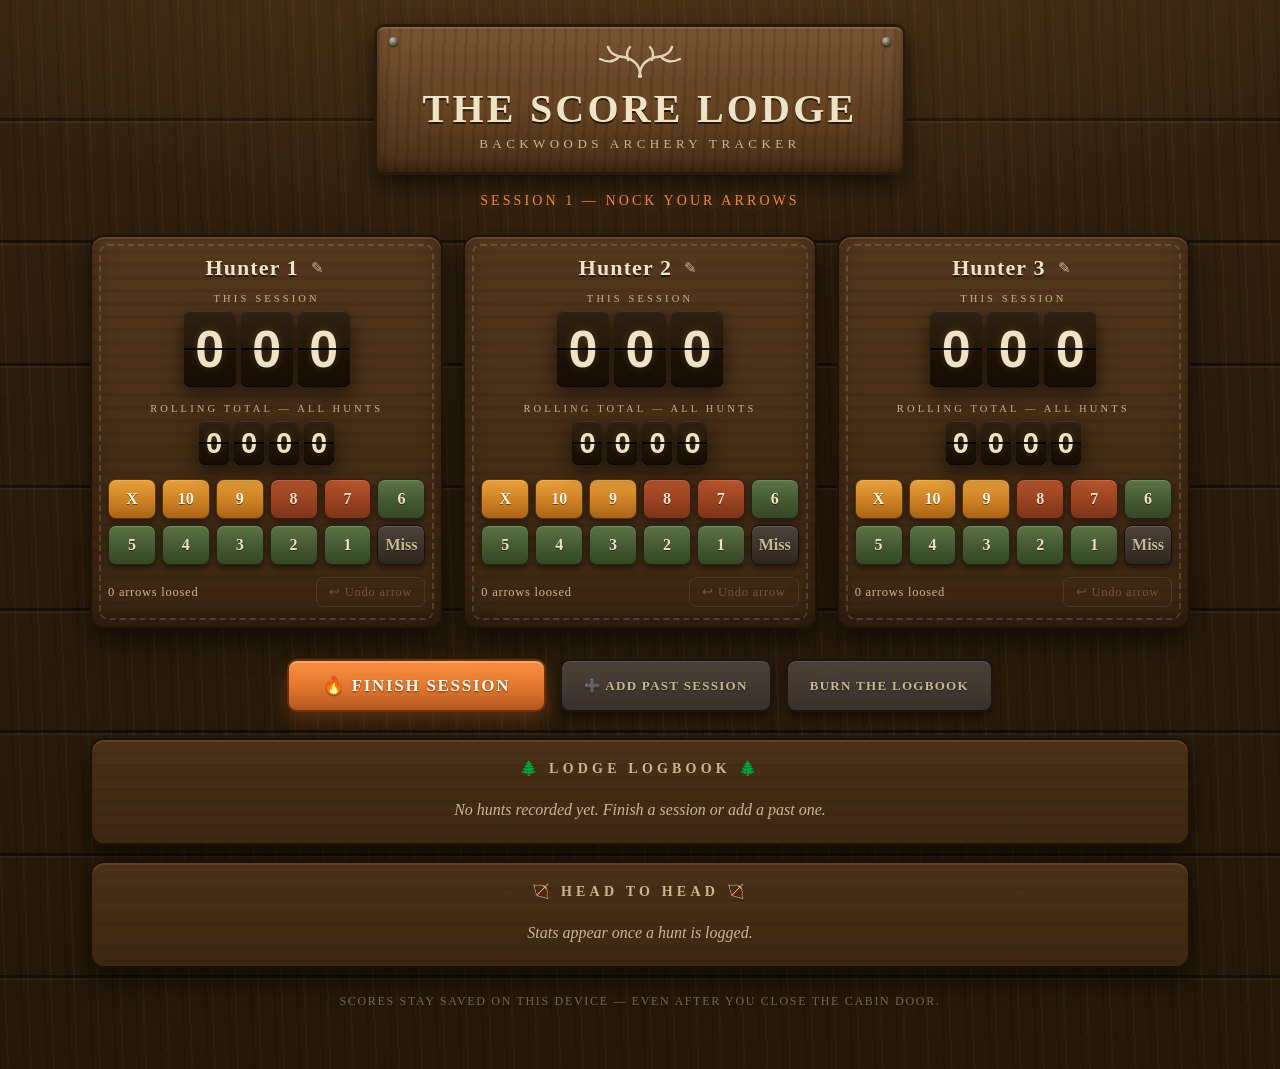
<file: archery-scores.html>
<!DOCTYPE html>
<html lang="en">
<head>
<meta charset="UTF-8">
<meta name="viewport" content="width=device-width, initial-scale=1.0">
<title>The Score Lodge — Archery Tracker</title>
<style>
  :root{
    --wood-dark:#2b1d12;
    --wood-mid:#4a3320;
    --wood-light:#6b4a2c;
    --plank:#3a2817;
    --cream:#f0e2c4;
    --cream-dim:#c9b791;
    --ember:#e0762e;
    --ember-hot:#ff9243;
    --pine:#4a5d3a;
    --pine-light:#6d8556;
    --leather:#241a11;
    --card-face:#1c130b;
    --card-face-2:#120c06;
    --serif:Georgia,"Times New Roman",serif;
    --digits:"Helvetica Neue",Helvetica,Arial,sans-serif;
  }
  *{margin:0;padding:0;box-sizing:border-box;-webkit-tap-highlight-color:transparent;}

  body{
    min-height:100vh;
    font-family:var(--serif);
    color:var(--cream);
    background:
      /* soft cabin lamplight */
      radial-gradient(1200px 500px at 50% -100px, rgba(255,170,80,.14), transparent 70%),
      /* plank seams */
      repeating-linear-gradient(180deg,
        transparent 0 118px,
        rgba(0,0,0,.45) 118px 121px,
        rgba(255,220,160,.05) 121px 123px,
        transparent 123px 240px,
        rgba(0,0,0,.45) 240px 243px,
        rgba(255,220,160,.05) 243px 245px),
      /* grain streaks */
      repeating-linear-gradient(88deg,
        rgba(0,0,0,.12) 0 2px, transparent 2px 7px,
        rgba(255,200,120,.03) 7px 9px, transparent 9px 23px),
      linear-gradient(180deg,#33230f,#2a1c0d 40%,#221708);
    padding:24px 16px 60px;
  }

  .lodge{max-width:1100px;margin:0 auto;}

  /* ============ header ============ */
  header{text-align:center;margin-bottom:26px;position:relative;}
  .sign{
    display:inline-block;
    padding:18px 46px 20px;
    background:
      repeating-linear-gradient(92deg, rgba(0,0,0,.10) 0 3px, transparent 3px 11px),
      linear-gradient(180deg,#7a5533,#5d3f22 60%,#4c3119);
    border:3px solid #2a1a0b;
    border-radius:10px;
    box-shadow:
      0 2px 0 rgba(255,220,160,.15) inset,
      0 -6px 14px rgba(0,0,0,.35) inset,
      0 12px 24px rgba(0,0,0,.55);
    position:relative;
  }
  .sign::before,.sign::after{ /* nail heads */
    content:"";position:absolute;top:10px;width:9px;height:9px;border-radius:50%;
    background:radial-gradient(circle at 35% 30%,#c9c2b4,#5d574c 60%,#26221b);
    box-shadow:0 1px 2px rgba(0,0,0,.7);
  }
  .sign::before{left:12px;} .sign::after{right:12px;}
  .sign h1{
    font-size:clamp(26px,5vw,40px);
    letter-spacing:.08em;
    text-transform:uppercase;
    color:var(--cream);
    text-shadow:0 2px 0 rgba(0,0,0,.6),0 0 22px rgba(255,160,60,.25);
    font-weight:700;
  }
  .sign .sub{
    margin-top:4px;font-size:13px;letter-spacing:.34em;text-transform:uppercase;
    color:var(--cream-dim);
  }
  .antlers{display:block;margin:0 auto 6px;width:120px;height:34px;opacity:.9;}

  .session-banner{
    margin:18px auto 0;font-size:14px;letter-spacing:.22em;text-transform:uppercase;
    color:var(--ember-hot);text-shadow:0 0 12px rgba(224,118,46,.4);
  }

  /* ============ archer cards ============ */
  .range{
    display:grid;
    grid-template-columns:repeat(auto-fit,minmax(300px,1fr));
    gap:20px;
  }
  .archer{
    background:
      repeating-linear-gradient(180deg, rgba(0,0,0,.07) 0 4px, transparent 4px 13px),
      linear-gradient(180deg,#54381e,#452d16 55%,#3b2612);
    border:2px solid #201206;
    border-radius:14px;
    box-shadow:
      0 2px 0 rgba(255,220,160,.14) inset,
      0 -10px 22px rgba(0,0,0,.35) inset,
      0 14px 28px rgba(0,0,0,.5);
    padding:18px 16px 20px;
    position:relative;
    overflow:hidden;
  }
  .archer::before{ /* rope trim */
    content:"";position:absolute;inset:7px;border:2px dashed rgba(240,226,196,.16);
    border-radius:9px;pointer-events:none;
  }

  .archer-name{
    display:flex;align-items:center;justify-content:center;gap:8px;
    margin-bottom:12px;
  }
  .archer-name h2{
    font-size:22px;letter-spacing:.05em;color:var(--cream);
    text-shadow:0 2px 0 rgba(0,0,0,.55);
    max-width:75%;overflow:hidden;text-overflow:ellipsis;white-space:nowrap;
  }
  .rename{
    background:none;border:none;cursor:pointer;font-size:15px;color:var(--cream-dim);
    padding:4px;border-radius:6px;transition:color .2s, transform .2s;
  }
  .rename:hover{color:var(--ember-hot);transform:rotate(-12deg) scale(1.15);}

  .label{
    text-align:center;font-size:10.5px;letter-spacing:.30em;text-transform:uppercase;
    color:var(--cream-dim);margin-bottom:7px;
  }
  .label .tally{color:var(--ember-hot);letter-spacing:.1em;}

  /* ============ flip counters ============ */
  .flip-counter{
    display:flex;justify-content:center;gap:5px;
    filter:drop-shadow(0 8px 10px rgba(0,0,0,.55));
  }
  .flip-counter.big{--dw:52px;--dh:76px;--dfs:52px;margin-bottom:16px;}
  .flip-counter.small{--dw:30px;--dh:44px;--dfs:29px;margin-bottom:14px;}

  .flip-digit{
    position:relative;
    width:var(--dw);height:var(--dh);
    font-family:var(--digits);font-weight:700;font-size:var(--dfs);
    font-variant-numeric:tabular-nums;
    perspective:340px;
    border-radius:7px;
    background:#000;
  }
  .flip-digit::after{ /* hinge slot */
    content:"";position:absolute;left:0;right:0;top:50%;height:2px;margin-top:-1px;
    background:rgba(0,0,0,.85);z-index:10;border-radius:1px;
    box-shadow:0 1px 0 rgba(255,235,200,.06);
  }
  .fd-half{
    position:absolute;left:0;width:100%;height:50%;overflow:hidden;
    color:var(--cream);
    backface-visibility:hidden;
    -webkit-backface-visibility:hidden;
  }
  .fd-half .fd-num{
    position:absolute;left:0;width:100%;height:var(--dh);
    line-height:var(--dh);text-align:center;
    text-shadow:0 0 10px rgba(255,190,110,.18);
  }
  .fd-top{
    top:0;border-radius:7px 7px 0 0;
    background:linear-gradient(180deg,#2e2114,#241809);
    box-shadow:0 1px 0 rgba(255,235,200,.10) inset;
  }
  .fd-top .fd-num{top:0;}
  .fd-bottom{
    bottom:0;border-radius:0 0 7px 7px;
    background:linear-gradient(180deg,#1d1206,#150d04);
    box-shadow:0 -1px 0 rgba(0,0,0,.6) inset,0 2px 0 rgba(0,0,0,.4) inset;
  }
  .fd-bottom .fd-num{top:-100%;}

  .fd-flip-top,.fd-flip-bottom{z-index:5;}
  .fd-flip-top{
    top:0;border-radius:7px 7px 0 0;
    background:linear-gradient(180deg,#2e2114,#241809);
    transform-origin:center bottom;
    animation:fdTop .32s ease-in forwards;
  }
  .fd-flip-top .fd-num{top:0;}
  .fd-flip-top::before{ /* darkens as it folds */
    content:"";position:absolute;inset:0;background:rgba(0,0,0,0);
    animation:fdShadeTop .32s ease-in forwards;
  }
  .fd-flip-bottom{
    bottom:0;border-radius:0 0 7px 7px;
    background:linear-gradient(180deg,#1d1206,#150d04);
    transform-origin:center top;
    transform:rotateX(90deg);
    animation:fdBottom .36s cubic-bezier(.34,1.45,.62,1) .30s forwards;
  }
  .fd-flip-bottom .fd-num{top:-100%;}
  .fd-flip-bottom::before{ /* highlight sweep as it lands */
    content:"";position:absolute;inset:0;background:rgba(255,225,170,.28);
    animation:fdShadeBottom .36s ease-out .30s forwards;
  }
  @keyframes fdTop{to{transform:rotateX(-90deg);}}
  @keyframes fdBottom{to{transform:rotateX(0deg);}}
  @keyframes fdShadeTop{to{background:rgba(0,0,0,.55);}}
  @keyframes fdShadeBottom{from{background:rgba(255,225,170,.28);}to{background:rgba(255,225,170,0);}}

  .flip-digit.bump{animation:fdBump .38s ease;}
  @keyframes fdBump{35%{transform:translateY(2px) scale(.985);}70%{transform:translateY(-1px);}}

  /* ============ arrow buttons ============ */
  .quiver{
    display:grid;grid-template-columns:repeat(6,1fr);gap:6px;margin-bottom:12px;
  }
  .arrow-btn{
    font-family:var(--serif);font-size:16px;font-weight:700;
    padding:10px 0;border-radius:8px;cursor:pointer;color:var(--cream);
    background:linear-gradient(180deg,#5d7346,#425630 60%,#364826);
    border:1px solid #1d2a12;
    box-shadow:0 1px 0 rgba(255,255,255,.16) inset,0 3px 6px rgba(0,0,0,.45);
    transition:transform .08s, filter .15s;
    text-shadow:0 1px 0 rgba(0,0,0,.5);
  }
  .arrow-btn:hover{filter:brightness(1.18);}
  .arrow-btn:active{transform:translateY(2px);box-shadow:0 1px 0 rgba(255,255,255,.1) inset,0 1px 2px rgba(0,0,0,.45);}
  .arrow-btn.gold{
    background:linear-gradient(180deg,#e8a13c,#c97e22 60%,#a96317);
    border-color:#5e3608;color:#fff8e8;
  }
  .arrow-btn.red{
    background:linear-gradient(180deg,#b8552e,#95401f 60%,#7c3418);
    border-color:#431a09;
  }
  .arrow-btn.miss{
    background:linear-gradient(180deg,#4c4238,#3a322a 60%,#2e2720);
    border-color:#17120d;color:var(--cream-dim);
  }

  .card-foot{
    display:flex;justify-content:space-between;align-items:center;gap:8px;
    font-size:12.5px;color:var(--cream-dim);letter-spacing:.06em;
  }
  .undo{
    font-family:var(--serif);font-size:12.5px;letter-spacing:.06em;
    background:none;border:1px solid rgba(240,226,196,.3);color:var(--cream-dim);
    border-radius:7px;padding:6px 12px;cursor:pointer;transition:all .2s;
  }
  .undo:hover{color:var(--cream);border-color:var(--ember);background:rgba(224,118,46,.12);}
  .undo:disabled{opacity:.35;cursor:default;background:none;border-color:rgba(240,226,196,.3);color:var(--cream-dim);}

  /* ============ campfire controls ============ */
  .controls{display:flex;justify-content:center;gap:14px;margin:30px 0 26px;flex-wrap:wrap;}
  .big-btn{
    font-family:var(--serif);font-size:17px;font-weight:700;letter-spacing:.1em;
    text-transform:uppercase;color:#fff6e6;cursor:pointer;
    padding:14px 34px;border-radius:10px;
    background:linear-gradient(180deg,var(--ember-hot),var(--ember) 55%,#b4571d);
    border:2px solid #6e3208;
    box-shadow:0 2px 0 rgba(255,255,255,.25) inset,0 8px 18px rgba(224,118,46,.35),0 6px 12px rgba(0,0,0,.5);
    text-shadow:0 1px 2px rgba(0,0,0,.5);
    transition:transform .1s, filter .2s;
  }
  .big-btn:hover{filter:brightness(1.1);}
  .big-btn:active{transform:translateY(2px);}
  .big-btn.ghost{
    background:linear-gradient(180deg,#4c4238,#38302a);
    border-color:#1c1712;box-shadow:0 1px 0 rgba(255,255,255,.1) inset,0 5px 10px rgba(0,0,0,.45);
    color:var(--cream-dim);font-size:13px;padding:12px 22px;
  }
  .big-btn.ghost:hover{color:var(--cream);}

  /* ============ log book ============ */
  .logbook{
    background:
      repeating-linear-gradient(180deg, rgba(0,0,0,.06) 0 3px, transparent 3px 12px),
      linear-gradient(180deg,#4a3018,#3c2712);
    border:2px solid #1e1005;border-radius:14px;
    box-shadow:0 2px 0 rgba(255,220,160,.12) inset,0 12px 24px rgba(0,0,0,.5);
    padding:20px 22px;
    margin-bottom:16px;
  }
  .logbook h3{
    text-align:center;font-size:14px;letter-spacing:.3em;text-transform:uppercase;
    color:var(--cream-dim);margin-bottom:14px;
  }
  .logbook table{width:100%;border-collapse:collapse;font-size:14.5px;}
  .logbook th{
    font-size:10.5px;letter-spacing:.2em;text-transform:uppercase;color:var(--cream-dim);
    text-align:left;padding:6px 8px;border-bottom:1px solid rgba(240,226,196,.2);
    font-weight:400;
  }
  .logbook th.num,.logbook td.num{text-align:right;font-variant-numeric:tabular-nums;}
  .logbook td{padding:8px;border-bottom:1px dashed rgba(240,226,196,.12);color:var(--cream);}
  .logbook tr.total-row td{
    border-bottom:none;border-top:2px solid rgba(240,226,196,.3);
    color:var(--ember-hot);font-weight:700;padding-top:10px;
  }
  .logbook .best{color:var(--ember-hot);}
  .logbook td.sat{color:rgba(240,226,196,.32);font-weight:700;}
  .empty-log{text-align:center;color:var(--cream-dim);font-style:italic;padding:10px 0 4px;}

  .logbook tr.hunt-row{cursor:pointer;}
  .logbook tr.hunt-row:hover td{background:rgba(255,200,120,.06);}
  .logbook tr.hunt-row.open td{background:rgba(0,0,0,.2);border-bottom:none;}
  .hint{
    text-align:center;font-size:11px;color:rgba(240,226,196,.45);
    letter-spacing:.08em;margin-top:10px;font-style:italic;
  }

  /* session detail (expanded row) */
  tr.detail-row td{
    background:rgba(0,0,0,.2);padding:4px 12px 14px;
    border-bottom:1px solid rgba(240,226,196,.3);
  }
  .d-line{
    padding:7px 0 6px;border-bottom:1px dashed rgba(240,226,196,.12);
    font-size:14px;line-height:1.55;color:var(--cream);
  }
  .d-line:last-of-type{border-bottom:none;}
  .d-line .sat-out{color:var(--cream-dim);font-style:italic;}
  .chips{display:flex;flex-wrap:wrap;gap:5px;margin-top:5px;}
  .chip{
    font-family:var(--digits);font-size:12.5px;font-weight:700;
    min-width:26px;height:26px;line-height:24px;text-align:center;
    border-radius:6px;border:1px solid rgba(0,0,0,.55);
    background:#efe6cf;color:#181008;padding:0 4px;
  }
  .chip.c-gold{background:#e8a13c;}
  .chip.c-red{background:#b8552e;color:#fff;}
  .chip.c-blue{background:#3b6ea5;color:#fff;}
  .chip.c-black{background:#1c130b;color:#f0e2c4;border-color:rgba(240,226,196,.3);}
  .chip.c-miss{background:#595044;color:#e8ddc4;}
  .del-session{
    display:block;margin:12px auto 2px;
    font-family:var(--serif);font-size:13px;letter-spacing:.04em;
    background:none;border:1px solid #c25b3a;color:#e0876a;
    border-radius:8px;padding:8px 16px;cursor:pointer;transition:all .2s;
  }
  .del-session:hover{background:rgba(194,91,58,.15);color:#ffb397;}

  /* add past session form */
  .add-form{
    margin-top:16px;padding:14px 12px;
    border:2px dashed rgba(240,226,196,.35);border-radius:10px;
    background:rgba(0,0,0,.15);
  }
  .add-form .af-title{
    font-size:11px;letter-spacing:.26em;text-transform:uppercase;
    color:var(--cream-dim);text-align:center;margin-bottom:11px;
  }
  .af-row{
    display:flex;align-items:center;justify-content:space-between;gap:10px;
    margin-bottom:8px;
  }
  .af-row label{
    font-size:15px;color:var(--cream);flex:1;min-width:0;
    overflow:hidden;text-overflow:ellipsis;white-space:nowrap;
  }
  .af-row input{
    width:150px;min-height:42px;font-family:var(--digits);font-size:17px;
    font-weight:700;text-align:center;border:2px solid #1d1206;border-radius:8px;
    background:#efe6cf;color:#181008;padding:4px 8px;
  }
  .af-row input::placeholder{color:rgba(24,16,8,.4);font-size:13px;font-weight:700;}
  .af-actions{display:grid;grid-template-columns:1fr 1fr;gap:9px;margin-top:12px;}
  .af-actions .big-btn{font-size:14px;padding:12px 10px;}

  footer{
    text-align:center;margin-top:26px;font-size:12px;letter-spacing:.14em;
    color:rgba(240,226,196,.4);text-transform:uppercase;
  }

  /* fresh-session row flash */
  @keyframes logFlash{from{background:rgba(224,118,46,.25);}to{background:transparent;}}
  tr.fresh td{animation:logFlash 1.6s ease-out;}

  @media (max-width:700px){
    .flip-counter.big{--dw:46px;--dh:68px;--dfs:46px;}
    .sign{padding:14px 28px 16px;}
  }
</style>
</head>
<body>
<div class="lodge">

  <header>
    <div class="sign">
      <svg class="antlers" viewBox="0 0 120 34" fill="none" stroke="#f0e2c4" stroke-width="2.4" stroke-linecap="round" opacity=".85">
        <path d="M60 30 C60 18 52 14 44 12 M48 15 C46 9 47 5 50 2 M44 12 C36 12 30 8 28 2 M38 13 C33 17 26 17 20 14"/>
        <path d="M60 30 C60 18 68 14 76 12 M72 15 C74 9 73 5 70 2 M76 12 C84 12 90 8 92 2 M82 13 C87 17 94 17 100 14"/>
        <circle cx="60" cy="31" r="2.2" fill="#f0e2c4" stroke="none"/>
      </svg>
      <h1>The Score Lodge</h1>
      <div class="sub">Backwoods Archery Tracker</div>
    </div>
    <div class="session-banner" id="sessionBanner">Session 1 &mdash; Nock your arrows</div>
  </header>

  <main class="range" id="range"><!-- archer cards injected here --></main>

  <div class="controls">
    <button class="big-btn" id="finishBtn">&#128293; Finish Session</button>
    <button class="big-btn ghost" id="addBtn">&#10133; Add Past Session</button>
    <button class="big-btn ghost" id="resetBtn">Burn the Logbook</button>
  </div>

  <section class="logbook">
    <h3>&#127794; Lodge Logbook &#127794;</h3>
    <div id="logbookBody"></div>
    <div class="add-form" id="addForm" hidden>
      <div class="af-title">Add a Past Session</div>
      <div class="af-row"><label for="afDate">Date</label><input type="date" id="afDate"></div>
      <div class="af-row"><label id="afL0" for="af0"></label><input type="number" id="af0" inputmode="numeric" min="0" placeholder="sat out"></div>
      <div class="af-row"><label id="afL1" for="af1"></label><input type="number" id="af1" inputmode="numeric" min="0" placeholder="sat out"></div>
      <div class="af-row"><label id="afL2" for="af2"></label><input type="number" id="af2" inputmode="numeric" min="0" placeholder="sat out"></div>
      <div class="af-actions">
        <button class="big-btn" id="afSave">Save Hunt</button>
        <button class="big-btn ghost" id="afCancel">Cancel</button>
      </div>
    </div>
  </section>

  <section class="logbook">
    <h3>&#127993; Head to Head &#127993;</h3>
    <div id="statsBody"></div>
  </section>

  <footer>Scores stay saved on this device &mdash; even after you close the cabin door.</footer>
</div>

<script>
(function(){
  "use strict";

  /* ---------------- storage ---------------- */
  var KEY = "score-lodge-v1";
  var state = load();

  function defaultState(){
    return {
      names:["Hunter 1","Hunter 2","Hunter 3"],
      current:[[],[],[]],            // arrow values for the in-progress session
      history:[]                     // {date:"...", scores:[a,b,c]}
    };
  }
  function load(){
    try{
      var raw = localStorage.getItem(KEY);
      if(!raw) return defaultState();
      var s = JSON.parse(raw);
      if(!s || !Array.isArray(s.names) || s.names.length!==3) return defaultState();
      if(!Array.isArray(s.current) || s.current.length!==3) s.current=[[],[],[]];
      if(!Array.isArray(s.history)) s.history=[];
      return s;
    }catch(e){ return defaultState(); }
  }
  function save(){
    try{ localStorage.setItem(KEY, JSON.stringify(state)); }catch(e){}
  }

  function sum(arr){ var t=0; for(var i=0;i<arr.length;i++) t+=arr[i]; return t; }
  function sessionScore(i){ return sum(state.current[i]); }
  function historyTotal(i){
    var t=0;
    for(var h=0;h<state.history.length;h++) t+=state.history[h].scores[i];
    return t;
  }
  function rollingTotal(i){ return historyTotal(i)+sessionScore(i); }
  /* entries logged before participation tracking count everyone as shooting */
  function shotIn(entry, i){ return entry.shot ? !!entry.shot[i] : true; }
  function chipClass(v){
    if(v>=9) return "c-gold";
    if(v>=7) return "c-red";
    if(v>=5) return "c-blue";
    if(v>=3) return "c-black";
    if(v>=1) return "";
    return "c-miss";
  }

  /* ---------------- flip digits ---------------- */
  function FlipDigit(parent){
    this.el = document.createElement("div");
    this.el.className = "flip-digit";
    this.el.innerHTML =
      '<div class="fd-half fd-top"><div class="fd-num">0</div></div>'+
      '<div class="fd-half fd-bottom"><div class="fd-num">0</div></div>';
    this.top = this.el.children[0].firstChild;
    this.bottom = this.el.children[1].firstChild;
    this.value = "0";
    this._temps = [];
    parent.appendChild(this.el);
  }
  FlipDigit.prototype.set = function(v, animate){
    v = String(v);
    if(v === this.value) return;
    var old = this.value;
    this.value = v;
    if(!animate){
      this.top.textContent = v;
      this.bottom.textContent = v;
      return;
    }
    // clear any in-flight flip so rapid taps stay clean
    for(var i=0;i<this._temps.length;i++){
      if(this._temps[i].parentNode) this._temps[i].parentNode.removeChild(this._temps[i]);
    }
    this._temps.length = 0;

    var flipTop = document.createElement("div");
    flipTop.className = "fd-half fd-flip-top";
    flipTop.innerHTML = '<div class="fd-num">'+old+'</div>';

    var flipBottom = document.createElement("div");
    flipBottom.className = "fd-half fd-flip-bottom";
    flipBottom.innerHTML = '<div class="fd-num">'+v+'</div>';

    // new number waits behind the folding flap
    this.top.textContent = v;

    this.el.appendChild(flipTop);
    this.el.appendChild(flipBottom);
    this._temps.push(flipTop, flipBottom);

    var self = this;
    flipBottom.addEventListener("animationend", function done(){
      flipBottom.removeEventListener("animationend", done);
      self.bottom.textContent = self.value;
      if(flipTop.parentNode) flipTop.parentNode.removeChild(flipTop);
      if(flipBottom.parentNode) flipBottom.parentNode.removeChild(flipBottom);
      var k = self._temps.indexOf(flipTop); if(k>-1) self._temps.splice(k,1);
      k = self._temps.indexOf(flipBottom); if(k>-1) self._temps.splice(k,1);
    });

    this.el.classList.remove("bump");
    void this.el.offsetWidth;
    this.el.classList.add("bump");
  };

  function FlipCounter(parent, digits, cssClass){
    this.el = document.createElement("div");
    this.el.className = "flip-counter "+cssClass;
    this.digits = [];
    for(var i=0;i<digits;i++) this.digits.push(new FlipDigit(this.el));
    parent.appendChild(this.el);
    this._value = 0;
  }
  FlipCounter.prototype.set = function(value, animate){
    this._value = value;
    var str = String(Math.max(0, Math.floor(value)));
    // grow if the score outruns the dial
    while(str.length > this.digits.length){
      var d = new FlipDigit(this.el);
      this.el.insertBefore(d.el, this.el.firstChild);
      this.digits.unshift(d);
    }
    while(str.length < this.digits.length) str = "0"+str;
    for(var i=0;i<str.length;i++){
      var ch = str.charAt(i);
      var digit = this.digits[i];
      if(digit.value !== ch){
        (function(dg, c, delay, anim){
          if(anim && delay>0) setTimeout(function(){ dg.set(c, true); }, delay);
          else dg.set(c, anim);
        })(digit, ch, (str.length-1-i)*55, animate);
      }
    }
  };

  /* ---------------- build cards ---------------- */
  var ARROWS = [
    {label:"X",  val:10, cls:"gold"},
    {label:"10", val:10, cls:"gold"},
    {label:"9",  val:9,  cls:"gold"},
    {label:"8",  val:8,  cls:"red"},
    {label:"7",  val:7,  cls:"red"},
    {label:"6",  val:6,  cls:""},
    {label:"5",  val:5,  cls:""},
    {label:"4",  val:4,  cls:""},
    {label:"3",  val:3,  cls:""},
    {label:"2",  val:2,  cls:""},
    {label:"1",  val:1,  cls:""},
    {label:"Miss", val:0, cls:"miss"}
  ];

  var range = document.getElementById("range");
  var cards = [];

  for(var a=0;a<3;a++){
    (function(idx){
      var card = document.createElement("section");
      card.className = "archer";

      var nameRow = document.createElement("div");
      nameRow.className = "archer-name";
      var h2 = document.createElement("h2");
      h2.textContent = state.names[idx];
      var renameBtn = document.createElement("button");
      renameBtn.className = "rename";
      renameBtn.title = "Rename archer";
      renameBtn.innerHTML = "&#9998;";
      renameBtn.addEventListener("click", function(){
        var n = prompt("Carve a new name into the plaque:", state.names[idx]);
        if(n && n.trim()){
          state.names[idx] = n.trim().slice(0,20);
          h2.textContent = state.names[idx];
          save(); renderLog(); renderStats(); syncAddFormNames();
        }
      });
      nameRow.appendChild(h2);
      nameRow.appendChild(renameBtn);
      card.appendChild(nameRow);

      var lbl1 = document.createElement("div");
      lbl1.className = "label";
      lbl1.textContent = "This Session";
      card.appendChild(lbl1);
      var big = new FlipCounter(card, 3, "big");

      var lbl2 = document.createElement("div");
      lbl2.className = "label";
      lbl2.innerHTML = 'Rolling Total &mdash; All Hunts';
      card.appendChild(lbl2);
      var small = new FlipCounter(card, 4, "small");

      var quiver = document.createElement("div");
      quiver.className = "quiver";
      ARROWS.forEach(function(ar){
        var b = document.createElement("button");
        b.className = "arrow-btn "+ar.cls;
        b.textContent = ar.label;
        b.addEventListener("click", function(){
          state.current[idx].push(ar.val);
          save();
          refreshCard(idx, true);
        });
        quiver.appendChild(b);
      });
      card.appendChild(quiver);

      var foot = document.createElement("div");
      foot.className = "card-foot";
      var arrowCount = document.createElement("span");
      var undo = document.createElement("button");
      undo.className = "undo";
      undo.innerHTML = "&#8617; Undo arrow";
      undo.addEventListener("click", function(){
        if(state.current[idx].length){
          state.current[idx].pop();
          save();
          refreshCard(idx, true);
        }
      });
      foot.appendChild(arrowCount);
      foot.appendChild(undo);
      card.appendChild(foot);

      range.appendChild(card);
      cards.push({big:big, small:small, arrowCount:arrowCount, undo:undo});
    })(a);
  }

  function refreshCard(i, animate){
    var c = cards[i];
    c.big.set(sessionScore(i), animate);
    c.small.set(rollingTotal(i), animate);
    var n = state.current[i].length;
    c.arrowCount.textContent = n+" arrow"+(n===1?"":"s")+" loosed";
    c.undo.disabled = n===0;
  }

  /* ---------------- session banner + logbook ---------------- */
  var banner = document.getElementById("sessionBanner");
  function renderBanner(){
    banner.innerHTML = "Session "+(state.history.length+1)+" &mdash; Nock your arrows";
  }

  var logBody = document.getElementById("logbookBody");
  var expandedH = -1;   // which logbook hunt is expanded

  function renderLog(freshIndex){
    if(!state.history.length){
      logBody.innerHTML = '<div class="empty-log">No hunts recorded yet. Finish a session or add a past one.</div>';
      return;
    }
    var html = '<table><thead><tr><th>Hunt</th><th>Date</th>';
    for(var i=0;i<3;i++) html += '<th class="num">'+esc(state.names[i])+'</th>';
    html += '</tr></thead><tbody>';
    for(var h=state.history.length-1; h>=0; h--){
      var s = state.history[h];
      var best = -1;
      for(var b2=0;b2<3;b2++) if(shotIn(s,b2) && s.scores[b2]>best) best = s.scores[b2];
      var rowCls = "hunt-row" + (h===freshIndex?" fresh":"") + (h===expandedH?" open":"");
      html += '<tr class="'+rowCls+'" data-h="'+h+'"><td>#'+(h+1)+'</td><td>'+esc(s.date)+'</td>';
      for(var j=0;j<3;j++){
        if(!shotIn(s,j)){
          html += '<td class="num sat">&mdash;</td>';
        }else{
          var cls = (s.scores[j]===best && best>0) ? "num best" : "num";
          html += '<td class="'+cls+'">'+s.scores[j]+'</td>';
        }
      }
      html += '</tr>';
      if(h===expandedH) html += detailRow(h);
    }
    html += '<tr class="total-row"><td colspan="2">Rolling Total</td>';
    for(var k=0;k<3;k++) html += '<td class="num">'+historyTotal(k)+'</td>';
    html += '</tr></tbody></table>';
    html += '<div class="hint">Click a hunt to see its details</div>';
    logBody.innerHTML = html;
  }

  function detailRow(h){
    var s = state.history[h];
    var html = '<tr class="detail-row"><td colspan="5">';
    for(var i=0;i<3;i++){
      html += '<div class="d-line"><b>'+esc(state.names[i])+'</b> &mdash; ';
      if(!shotIn(s,i)){
        html += '<span class="sat-out">sat this one out</span>';
      }else{
        html += '<span>'+s.scores[i]+' pts</span>';
        var arrows = (s.arrows && s.arrows[i]) ? s.arrows[i] : null;
        if(arrows && arrows.length){
          var avg = (s.scores[i]/arrows.length).toFixed(1);
          html += ' &middot; '+arrows.length+' arrow'+(arrows.length===1?'':'s')+' &middot; avg '+avg;
          html += '<div class="chips">';
          for(var a=0;a<arrows.length;a++){
            var v = arrows[a];
            html += '<span class="chip '+chipClass(v)+'">'+(v===0?'M':v)+'</span>';
          }
          html += '</div>';
        }
      }
      html += '</div>';
    }
    html += '<button class="del-session" data-h="'+h+'">&#128465; Delete this hunt</button>';
    html += '</td></tr>';
    return html;
  }

  /* one delegated listener survives every re-render */
  logBody.addEventListener("click", function(ev){
    var del = ev.target.closest(".del-session");
    if(del){
      var hd = parseInt(del.getAttribute("data-h"), 10);
      var entry = state.history[hd];
      if(entry && confirm("Delete hunt #"+(hd+1)+" ("+entry.date+")? Its points come off the rolling totals.")){
        state.history.splice(hd, 1);
        expandedH = -1;
        save();
        for(var i=0;i<3;i++) refreshCard(i, true);
        renderBanner();
        renderLog();
        renderStats();
      }
      return;
    }
    var row = ev.target.closest("tr.hunt-row");
    if(row){
      var h = parseInt(row.getAttribute("data-h"), 10);
      expandedH = (expandedH===h) ? -1 : h;
      renderLog();
    }
  });

  function esc(s){
    return String(s).replace(/&/g,"&amp;").replace(/</g,"&lt;").replace(/>/g,"&gt;");
  }

  /* ---------------- head to head stats ---------------- */
  var statsBody = document.getElementById("statsBody");
  function renderStats(){
    if(!state.history.length){
      statsBody.innerHTML = '<div class="empty-log">Stats appear once a hunt is logged.</div>';
      return;
    }
    var rows = [];
    var bestAvg = -1;
    for(var i=0;i<3;i++){
      var hunts=0, best=0;
      for(var h=0;h<state.history.length;h++){
        var s = state.history[h];
        if(shotIn(s,i)){
          hunts++;
          if(s.scores[i]>best) best = s.scores[i];
        }
      }
      var total = historyTotal(i);
      var avg = hunts ? total/hunts : 0;
      if(hunts && avg>bestAvg) bestAvg = avg;
      rows.push({hunts:hunts, total:total, avg:avg, best:best});
    }
    var html = '<table><thead><tr><th>Archer</th><th class="num">Hunts</th><th class="num">Points</th><th class="num">Avg/Hunt</th><th class="num">Best</th></tr></thead><tbody>';
    for(var r=0;r<3;r++){
      var d = rows[r];
      var lead = (d.hunts && d.avg===bestAvg && bestAvg>0);
      html += '<tr>'+
        '<td>'+(lead?'&#127942; ':'')+esc(state.names[r])+'</td>'+
        '<td class="num">'+d.hunts+'</td>'+
        '<td class="num">'+d.total+'</td>'+
        '<td class="num'+(lead?' best':'')+'">'+(d.hunts?d.avg.toFixed(1):'&mdash;')+'</td>'+
        '<td class="num">'+(d.hunts?d.best:'&mdash;')+'</td>'+
      '</tr>';
    }
    html += '</tbody></table>';
    html += '<div class="hint">Avg/Hunt only counts hunts each archer shot &mdash; fair even when someone sits out</div>';
    statsBody.innerHTML = html;
  }

  /* ---------------- add past session ---------------- */
  var addForm = document.getElementById("addForm");
  var addBtn = document.getElementById("addBtn");
  var afInputs = [document.getElementById("af0"), document.getElementById("af1"), document.getElementById("af2")];
  var afDate = document.getElementById("afDate");

  function syncAddFormNames(){
    for(var i=0;i<3;i++) document.getElementById("afL"+i).textContent = state.names[i];
  }
  function todayISO(){
    var d = new Date();
    return d.getFullYear()+"-"+String(d.getMonth()+1).padStart(2,"0")+"-"+String(d.getDate()).padStart(2,"0");
  }
  addBtn.addEventListener("click", function(){
    var show = addForm.hidden;
    addForm.hidden = !show;
    if(show){
      syncAddFormNames();
      afDate.value = todayISO();
      for(var i=0;i<3;i++) afInputs[i].value = "";
      addForm.scrollIntoView({behavior:"smooth", block:"center"});
    }
  });
  document.getElementById("afCancel").addEventListener("click", function(){
    addForm.hidden = true;
  });
  document.getElementById("afSave").addEventListener("click", function(){
    var scores=[], shot=[], any=false;
    for(var i=0;i<3;i++){
      var raw = afInputs[i].value.trim();
      if(raw===""){
        scores.push(0); shot.push(false);
      }else{
        var v = parseInt(raw, 10);
        if(isNaN(v) || v<0){ alert("Score for "+state.names[i]+" must be 0 or more."); return; }
        scores.push(v); shot.push(true); any=true;
      }
    }
    if(!any){ alert("Enter a score for at least one archer — blank means they sat out."); return; }
    var dateStr;
    if(afDate.value){
      var d = new Date(afDate.value+"T12:00:00");
      var opts = {month:"short", day:"numeric"};
      if(d.getFullYear() !== new Date().getFullYear()) opts.year = "numeric";
      dateStr = d.toLocaleDateString(undefined, opts);
    }else{
      dateStr = new Date().toLocaleDateString(undefined,{month:"short",day:"numeric"});
    }
    state.history.push({date:dateStr, scores:scores, shot:shot, arrows:null});
    addForm.hidden = true;
    expandedH = -1;
    save();
    for(var c=0;c<3;c++) refreshCard(c, true);
    renderBanner();
    renderLog(state.history.length-1);
    renderStats();
  });

  /* ---------------- controls ---------------- */
  document.getElementById("finishBtn").addEventListener("click", function(){
    var any = state.current[0].length || state.current[1].length || state.current[2].length;
    if(!any){ alert("No arrows loosed yet — nothing to log."); return; }
    var d = new Date();
    var shot = [], arrows = [];
    for(var s0=0;s0<3;s0++){
      shot.push(state.current[s0].length>0);
      arrows.push(state.current[s0].slice());
    }
    state.history.push({
      date: d.toLocaleDateString(undefined,{month:"short",day:"numeric"}) +
            " " + d.toLocaleTimeString(undefined,{hour:"numeric",minute:"2-digit"}),
      scores:[sessionScore(0), sessionScore(1), sessionScore(2)],
      shot: shot,
      arrows: arrows
    });
    state.current = [[],[],[]];
    expandedH = -1;
    save();
    for(var i=0;i<3;i++) refreshCard(i, true);
    renderBanner();
    renderLog(state.history.length-1);
    renderStats();
  });

  document.getElementById("resetBtn").addEventListener("click", function(){
    if(confirm("Burn the logbook? All sessions, totals and names go up in smoke.")){
      state = defaultState();
      save();
      location.reload();
    }
  });

  /* ---------------- first paint ---------------- */
  for(var i0=0;i0<3;i0++) refreshCard(i0, false);
  renderBanner();
  renderLog();
  renderStats();
  syncAddFormNames();
})();
</script>
</body>
</html>
</file>
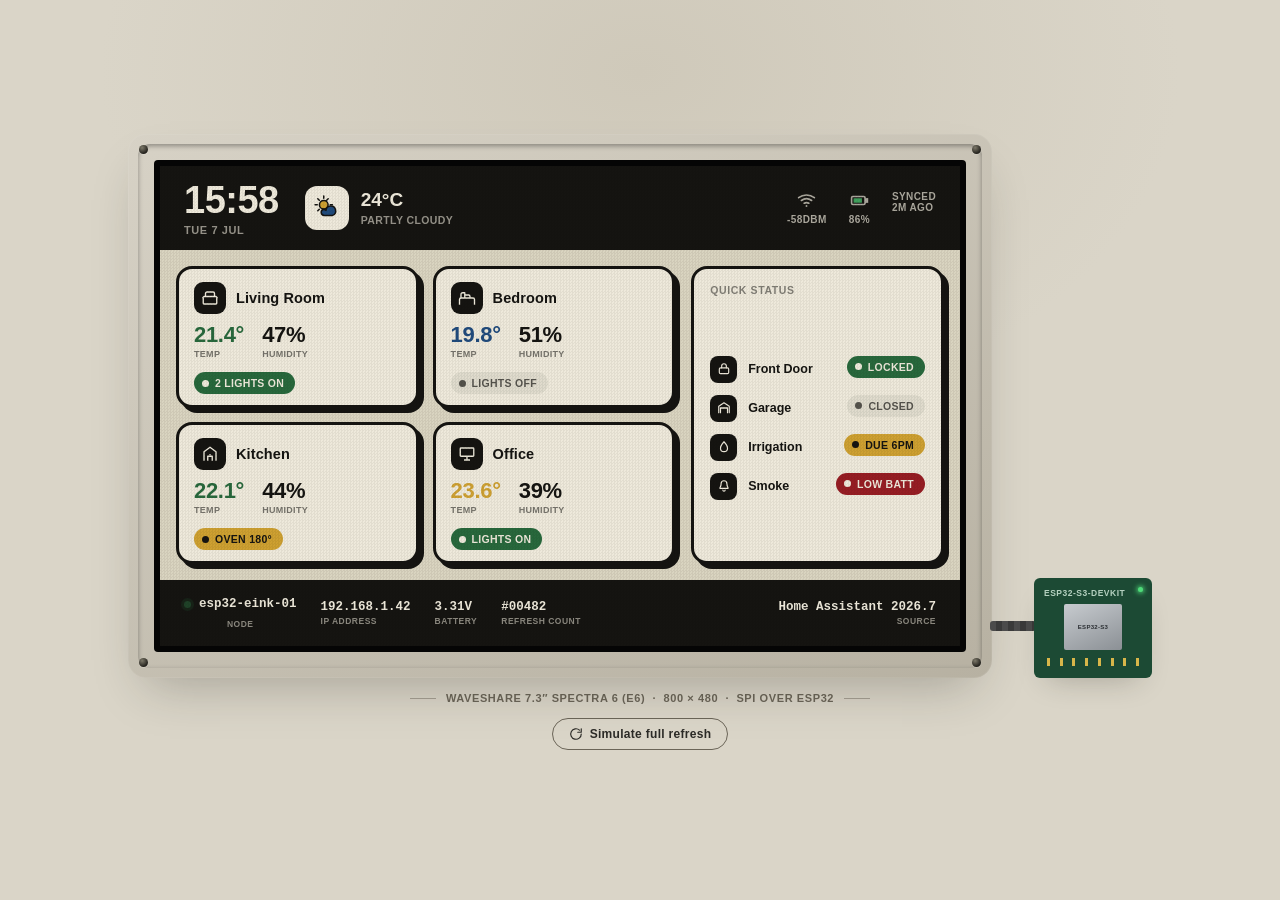
<file: eink-ha-dashboard-mock.html>
<!DOCTYPE html>
<html lang="en">
<head>
<meta charset="UTF-8">
<meta name="viewport" content="width=device-width, initial-scale=1.0">
<title>Spectra 6 · Home Assistant Panel Mock</title>
<style>
  :root{
    --bg: #dad5c8;
    --bg-2: #cfc9ba;
    --chrome-ink: #2b2a26;
    --chrome-sub: #6b6558;
    --bezel: #d7d2c6;
    --bezel-edge: #b7b1a2;
    --bezel-shadow: rgba(30,28,20,0.28);
    --pcb-green: #1c4a34;
    --e-black:  #171613;
    --e-white:  #ece7d8;
    --e-canvas: #d8d2bd;
    --e-red:    #9c1d24;
    --e-yellow: #cf9f2b;
    --e-blue:   #204c80;
    --e-green:  #276a3c;
    --accent: var(--e-blue);
  }
  :root[data-theme="dark"]{
    --bg: #131418;
    --bg-2: #1b1c21;
    --chrome-ink: #e9e6da;
    --chrome-sub: #8c8879;
    --bezel: #2a2b2f;
    --bezel-edge: #0c0d0f;
    --bezel-shadow: rgba(0,0,0,0.55);
  }
  @media (prefers-color-scheme: dark){
    :root:not([data-theme="light"]){
      --bg: #131418;
      --bg-2: #1b1c21;
      --chrome-ink: #e9e6da;
      --chrome-sub: #8c8879;
      --bezel: #2a2b2f;
      --bezel-edge: #0c0d0f;
      --bezel-shadow: rgba(0,0,0,0.55);
    }
  }

  *{ box-sizing: border-box; }
  html,body{ margin:0; padding:0; }
  body{
    min-height:100vh;
    background:
      radial-gradient(ellipse 900px 600px at 50% 8%, var(--bg-2), transparent 60%),
      var(--bg);
    color: var(--chrome-ink);
    font-family: -apple-system, "Segoe UI", "Helvetica Neue", Arial, sans-serif;
    display:flex;
    flex-direction:column;
    align-items:center;
    justify-content:center;
    gap:22px;
    padding: 40px 16px 56px;
  }

  .rig{
    display:flex;
    align-items:flex-end;
    gap:0;
  }

  /* ---------- device bezel ---------- */
  .device-wrap{
    display:flex;
    flex-direction:column;
    align-items:center;
    gap:14px;
  }
  .bezel{
    position:relative;
    background: linear-gradient(155deg, var(--bezel) 0%, var(--bezel-edge) 100%);
    border-radius: 18px;
    padding: 26px;
    box-shadow: 0 24px 48px -18px var(--bezel-shadow), inset 0 0 0 1px rgba(255,255,255,0.06);
  }
  .bezel::before{
    content:"";
    position:absolute; inset:10px;
    border-radius: 12px;
    box-shadow: inset 0 2px 5px rgba(0,0,0,0.35);
    pointer-events:none;
  }
  .screw{
    position:absolute;
    width:9px; height:9px;
    border-radius:50%;
    background: radial-gradient(circle at 35% 30%, #7c7869, #24221d 70%);
    box-shadow: 0 1px 1px rgba(255,255,255,0.15);
  }
  .screw.tl{ top:11px; left:11px; }
  .screw.tr{ top:11px; right:11px; }
  .screw.bl{ bottom:11px; left:11px; }
  .screw.br{ bottom:11px; right:11px; }

  .screen-rim{
    background:#050505;
    border-radius: 4px;
    padding: 6px;
  }

  /* ---------- the e-paper panel itself: fixed 800x480 ---------- */
  .panel{
    width:800px;
    height:480px;
    background: var(--e-canvas);
    color: var(--e-black);
    position:relative;
    overflow:hidden;
    font-family: "Segoe UI", -apple-system, Arial, sans-serif;
    filter: saturate(0.94) contrast(1.02);
    display:flex;
    flex-direction:column;
  }
  .panel.flash{ animation: refreshFlash 1.5s steps(1,end) 1; }
  @keyframes refreshFlash{
    0%   { background:#000; }
    12%  { background:#fff; }
    24%  { background: var(--e-red); }
    36%  { background:#fff; }
    48%  { background: var(--e-yellow); }
    60%  { background: var(--e-blue); }
    72%  { background: var(--e-green); }
    84%  { background:#000; }
    100% { background: var(--e-canvas); }
  }
  @media (prefers-reduced-motion: reduce){
    .panel.flash{ animation: none; }
  }

  .grain{
    position:absolute; inset:0;
    pointer-events:none;
    opacity:0.05;
    background-image: repeating-conic-gradient(#000 0% 25%, transparent 0% 50%);
    background-size: 3px 3px;
    mix-blend-mode: multiply;
    z-index:5;
  }

  /* ----- header ----- */
  .header{
    height:84px;
    flex:none;
    background: var(--e-black);
    color: var(--e-white);
    display:flex;
    align-items:center;
    padding: 0 24px;
    gap:26px;
    position:relative;
    z-index:1;
  }
  .clock-block{ display:flex; flex-direction:column; }
  .clock-time{
    font-size: 38px;
    font-weight: 800;
    letter-spacing: -0.5px;
    font-variant-numeric: tabular-nums;
    line-height:1;
  }
  .clock-date{
    font-size:11px;
    font-weight:700;
    text-transform:uppercase;
    letter-spacing:0.6px;
    opacity:0.6;
    margin-top:5px;
  }

  .weather-block{ display:flex; align-items:center; gap:12px; }
  .wx-badge{
    width:44px; height:44px; border-radius:12px;
    background: var(--e-white);
    display:flex; align-items:center; justify-content:center;
    flex:none;
  }
  .wx-icon{ width:26px; height:26px; }
  .wx-text{ display:flex; flex-direction:column; line-height:1.2; }
  .wx-temp{ font-size:19px; font-weight:800; font-variant-numeric: tabular-nums; }
  .wx-cond{ font-size:10.5px; font-weight:600; opacity:0.6; text-transform:uppercase; letter-spacing:0.4px; margin-top:2px; }

  .status-block{ display:flex; gap:22px; margin-left:auto; }
  .stat{
    display:flex; flex-direction:column; align-items:center;
    gap:4px;
    font-size:10px; font-weight:700;
    text-transform:uppercase; letter-spacing:0.4px;
    opacity:0.7;
  }
  .stat svg{ width:19px; height:19px; }

  /* ----- main canvas ----- */
  .main{
    flex:1;
    display:flex;
    gap:16px;
    padding: 16px;
    position:relative;
    z-index:1;
  }

  .card{
    background: var(--e-white);
    border: 3px solid var(--e-black);
    border-radius: 16px;
    box-shadow: 5px 5px 0 var(--e-black);
  }

  .rooms{
    flex: 0 0 65%;
    display:grid;
    grid-template-columns: 1fr 1fr;
    grid-template-rows: 1fr 1fr;
    gap:14px;
  }
  .room{
    padding: 13px 15px 11px;
    display:flex;
    flex-direction:column;
    gap:7px;
    position:relative;
    min-height:0;
  }
  .room-head{ display:flex; align-items:center; gap:10px; }
  .icon-badge{
    width:32px; height:32px; border-radius:9px;
    background: var(--e-black);
    color: var(--e-white);
    display:flex; align-items:center; justify-content:center;
    flex:none;
  }
  .room-icon{ width:18px; height:18px; }
  .room-name{ font-size:14.5px; font-weight:800; letter-spacing:0.1px; }

  .room-metrics{ display:flex; gap:18px; margin-top:1px; }
  .metric{ display:flex; flex-direction:column; }
  .metric b{ font-size:22px; font-weight:800; font-variant-numeric: tabular-nums; letter-spacing:-0.3px; }
  .metric span{ font-size:9px; font-weight:700; text-transform:uppercase; opacity:0.55; letter-spacing:0.3px; margin-top:1px; }
  .metric b.temp-blue{ color: var(--e-blue); }
  .metric b.temp-green{ color: var(--e-green); }
  .metric b.temp-yellow{ color: var(--e-yellow); }
  .metric b.temp-red{ color: var(--e-red); }

  .pill{
    margin-top:auto;
    align-self:flex-start;
    display:flex; align-items:center; gap:6px;
    padding: 5px 11px 5px 8px;
    border-radius: 20px;
    font-size:10.5px;
    font-weight:800;
    text-transform:uppercase;
    letter-spacing:0.3px;
  }
  .dot{ width:7px; height:7px; border-radius:50%; background: var(--e-black); flex:none; }
  .pill.on{ background: var(--e-green); color: var(--e-white); }
  .pill.on .dot{ background: var(--e-white); }
  .pill.warn{ background: var(--e-yellow); color: var(--e-black); }
  .pill.warn .dot{ background: var(--e-black); }
  .pill.alert{ background: var(--e-red); color: var(--e-white); }
  .pill.alert .dot{ background: var(--e-white); }
  .pill.off{ background: rgba(23,22,19,0.09); color: var(--e-black); opacity:0.7; }

  .side{
    flex: 1;
    padding: 15px 16px;
    display:flex;
    flex-direction:column;
    min-width:0;
  }
  .side-title{
    font-size:10.5px; font-weight:800; text-transform:uppercase; letter-spacing:0.6px;
    opacity:0.5; margin-bottom:13px;
  }

  .lights-list{ display:flex; flex-direction:column; gap:12px; flex:1; justify-content:center; }
  .light-row{ display:flex; align-items:center; gap:11px; }
  .light-row .icon-badge{ width:27px; height:27px; border-radius:8px; }
  .light-row .row-icon{ width:14px; height:14px; }
  .light-row .label{ flex:1; font-size:12.5px; font-weight:700; white-space:nowrap; }
  .light-row .pill{ flex:none; white-space:nowrap; }
  .light-row .pill{ margin-top:0; }

  /* ----- footer ----- */
  .footer{
    height:66px;
    flex:none;
    background: var(--e-black);
    color: var(--e-white);
    display:flex;
    align-items:center;
    padding: 0 24px;
    gap: 24px;
    font-family: ui-monospace, SFMono-Regular, Consolas, "Liberation Mono", monospace;
    position:relative;
    z-index:1;
  }
  .status-dot{
    width:7px; height:7px; border-radius:50%;
    background: var(--e-green);
    box-shadow: 0 0 0 3px rgba(39,106,60,0.3);
    flex:none;
  }
  .footer-item{ display:flex; flex-direction:column; gap:2px; }
  .footer-item b{ font-size:12.5px; font-variant-numeric: tabular-nums; }
  .footer-item span{ font-size:8.5px; text-transform:uppercase; letter-spacing:0.5px; opacity:0.55; font-family: -apple-system, "Segoe UI", Arial, sans-serif; font-weight:700; }
  .footer .node{ display:flex; align-items:center; gap:8px; }
  .footer .push{ margin-left:auto; text-align:right; }

  /* ---------- caption / nameplate under device ---------- */
  .nameplate{
    display:flex; align-items:center; gap:10px;
    font-size:11px; font-weight:700; letter-spacing:0.6px; text-transform:uppercase;
    color: var(--chrome-sub);
  }
  .nameplate .dash{ width:26px; height:1px; background: var(--chrome-sub); opacity:0.5; }

  /* ---------- ESP32 side module ---------- */
  .harness{
    display:flex; align-items:center;
  }
  .cable{
    width:46px; height:10px;
    background: repeating-linear-gradient(90deg, #4b4b4b 0 6px, #3a3a3a 6px 12px);
    border-radius:3px;
    margin: 0 -2px;
    align-self:center;
    position:relative; top:-2px;
  }
  .esp32{
    width:118px;
    padding:10px 10px 12px;
    background: var(--pcb-green);
    border-radius:6px;
    box-shadow: 0 14px 30px -14px var(--bezel-shadow);
    position:relative;
  }
  .esp32-label{
    font-size:8.5px; font-weight:800; color:#cfe8d8; letter-spacing:0.5px;
    text-transform:uppercase; margin-bottom:6px; opacity:0.85;
  }
  .esp32-shield{
    width:58px; height:46px;
    background: linear-gradient(155deg,#c7cbcf,#8b9095);
    border-radius:2px;
    margin: 0 auto 8px;
    position:relative;
  }
  .esp32-shield::after{
    content:"ESP32-S3";
    position:absolute; inset:0;
    display:flex; align-items:center; justify-content:center;
    font-size:6px; font-weight:800; color:#2b2f33; letter-spacing:0.3px;
  }
  .esp32-pins{
    display:flex; justify-content:space-between; padding: 0 3px;
  }
  .esp32-pins i{
    width:3px; height:8px; background:#d8b64a; display:block;
  }
  .esp32-led{
    position:absolute; top:9px; right:9px;
    width:5px; height:5px; border-radius:50%;
    background:#4fdc7a; box-shadow:0 0 5px 1px #4fdc7a;
  }

  .controls{
    display:flex; gap:10px; align-items:center;
  }
  .refresh-btn{
    appearance:none; border:1.5px solid var(--chrome-sub);
    background:transparent; color:var(--chrome-ink);
    font-size:12px; font-weight:700; letter-spacing:0.3px;
    padding:8px 16px; border-radius:20px; cursor:pointer;
    display:flex; align-items:center; gap:7px;
    transition: background 0.15s ease, color 0.15s ease;
  }
  .refresh-btn:hover{ background: var(--chrome-ink); color: var(--bg); }
  .refresh-btn:focus-visible{ outline:2px solid var(--accent); outline-offset:2px; }
  .refresh-btn svg{ width:14px; height:14px; }
</style>
</head>
<body>

  <div class="device-wrap">
    <div class="rig">
      <div class="bezel">
        <span class="screw tl"></span><span class="screw tr"></span>
        <span class="screw bl"></span><span class="screw br"></span>
        <div class="screen-rim">
          <div class="panel flash" id="panel">
            <div class="grain"></div>

            <div class="header">
              <div class="clock-block">
                <div class="clock-time" id="clock">14:32</div>
                <div class="clock-date">Tue&nbsp;7&nbsp;Jul</div>
              </div>

              <div class="weather-block">
                <div class="wx-badge">
                  <svg class="wx-icon" viewBox="0 0 24 24">
                    <path d="M9 1v2M9 15v2M1 9h2M15 9h2M3.5 3.5l1.4 1.4M13.1 3.5l-1.4 1.4M3.5 14.5l1.4-1.4"
                          fill="none" stroke="#171613" stroke-width="1.4" stroke-linecap="round"/>
                    <circle cx="9" cy="9" r="4" fill="#cf9f2b" stroke="#171613" stroke-width="1.4"/>
                    <path d="M11 14.2a4.5 4.5 0 1 1 6.2 4.6 3 3 0 0 1-1.2.2H9.5a3 3 0 0 1-.6-5.9z"
                          fill="#204c80" stroke="#171613" stroke-width="1.4" stroke-linejoin="round"/>
                  </svg>
                </div>
                <div class="wx-text">
                  <div class="wx-temp">24°C</div>
                  <div class="wx-cond">Partly Cloudy</div>
                </div>
              </div>

              <div class="status-block">
                <div class="stat">
                  <svg viewBox="0 0 24 24" fill="none" stroke="currentColor" stroke-width="2" stroke-linecap="round">
                    <path d="M2 8.5a16 16 0 0 1 20 0"/>
                    <path d="M5.5 12a11 11 0 0 1 13 0"/>
                    <path d="M9 15.5a6 6 0 0 1 6 0"/>
                    <circle cx="12" cy="19" r="1.2" fill="currentColor" stroke="none"/>
                  </svg>
                  -58dBm
                </div>
                <div class="stat">
                  <svg viewBox="0 0 24 24" fill="none" stroke="currentColor" stroke-width="2">
                    <rect x="2" y="7" width="17" height="10" rx="1.5"/>
                    <rect x="20" y="10" width="2" height="4"/>
                    <rect x="4.5" y="9.2" width="10.5" height="5.6" fill="#4fdc7a" stroke="none"/>
                  </svg>
                  86%
                </div>
                <div class="stat">
                  Synced<br>2m ago
                </div>
              </div>
            </div>

            <div class="main">
              <div class="rooms">
                <div class="room card">
                  <div class="room-head">
                    <div class="icon-badge">
                      <svg class="room-icon" viewBox="0 0 24 24" fill="none" stroke="currentColor" stroke-width="1.8" stroke-linejoin="round">
                        <path d="M3 12v7a1 1 0 0 0 1 1h16a1 1 0 0 0 1-1v-7"/>
                        <path d="M2 12l2-2h16l2 2"/>
                        <path d="M6 10V6a2 2 0 0 1 2-2h8a2 2 0 0 1 2 2v4"/>
                      </svg>
                    </div>
                    <div class="room-name">Living Room</div>
                  </div>
                  <div class="room-metrics">
                    <div class="metric"><b class="temp-green">21.4°</b><span>Temp</span></div>
                    <div class="metric"><b>47%</b><span>Humidity</span></div>
                  </div>
                  <div class="pill on"><span class="dot"></span>2 lights on</div>
                </div>

                <div class="room card">
                  <div class="room-head">
                    <div class="icon-badge">
                      <svg class="room-icon" viewBox="0 0 24 24" fill="none" stroke="currentColor" stroke-width="1.8" stroke-linejoin="round">
                        <path d="M2 20v-6a2 2 0 0 1 2-2h16a2 2 0 0 1 2 2v6"/>
                        <path d="M2 20v1M22 20v1"/>
                        <path d="M4 12V7a2 2 0 0 1 2-2h3v7"/>
                        <path d="M9 8h5a2 2 0 0 1 2 2v2"/>
                      </svg>
                    </div>
                    <div class="room-name">Bedroom</div>
                  </div>
                  <div class="room-metrics">
                    <div class="metric"><b class="temp-blue">19.8°</b><span>Temp</span></div>
                    <div class="metric"><b>51%</b><span>Humidity</span></div>
                  </div>
                  <div class="pill off"><span class="dot"></span>Lights off</div>
                </div>

                <div class="room card">
                  <div class="room-head">
                    <div class="icon-badge">
                      <svg class="room-icon" viewBox="0 0 24 24" fill="none" stroke="currentColor" stroke-width="1.8" stroke-linejoin="round">
                        <path d="M4 21V9l8-6 8 6v12"/>
                        <path d="M9 21v-6h6v6"/>
                        <circle cx="12" cy="13" r="1.1" fill="currentColor" stroke="none"/>
                      </svg>
                    </div>
                    <div class="room-name">Kitchen</div>
                  </div>
                  <div class="room-metrics">
                    <div class="metric"><b class="temp-green">22.1°</b><span>Temp</span></div>
                    <div class="metric"><b>44%</b><span>Humidity</span></div>
                  </div>
                  <div class="pill warn"><span class="dot"></span>Oven 180°</div>
                </div>

                <div class="room card">
                  <div class="room-head">
                    <div class="icon-badge">
                      <svg class="room-icon" viewBox="0 0 24 24" fill="none" stroke="currentColor" stroke-width="1.8" stroke-linejoin="round">
                        <rect x="3" y="4" width="18" height="11" rx="1"/>
                        <path d="M8 20h8M12 15v5"/>
                      </svg>
                    </div>
                    <div class="room-name">Office</div>
                  </div>
                  <div class="room-metrics">
                    <div class="metric"><b class="temp-yellow">23.6°</b><span>Temp</span></div>
                    <div class="metric"><b>39%</b><span>Humidity</span></div>
                  </div>
                  <div class="pill on"><span class="dot"></span>Lights on</div>
                </div>
              </div>

              <div class="side card">
                <div class="side-title">Quick Status</div>
                <div class="lights-list">
                  <div class="light-row">
                    <div class="icon-badge">
                      <svg class="row-icon" viewBox="0 0 24 24" fill="none" stroke="currentColor" stroke-width="2" stroke-linecap="round" stroke-linejoin="round">
                        <rect x="4" y="10" width="16" height="10" rx="2"/>
                        <path d="M8 10V7a4 4 0 0 1 8 0v3"/>
                      </svg>
                    </div>
                    <div class="label">Front Door</div>
                    <div class="pill on"><span class="dot"></span>Locked</div>
                  </div>
                  <div class="light-row">
                    <div class="icon-badge">
                      <svg class="row-icon" viewBox="0 0 24 24" fill="none" stroke="currentColor" stroke-width="2" stroke-linecap="round" stroke-linejoin="round">
                        <path d="M3 20V9l9-6 9 6v11"/>
                        <path d="M6 20v-8h12v8"/>
                        <path d="M6 12h12"/>
                      </svg>
                    </div>
                    <div class="label">Garage</div>
                    <div class="pill off"><span class="dot"></span>Closed</div>
                  </div>
                  <div class="light-row">
                    <div class="icon-badge">
                      <svg class="row-icon" viewBox="0 0 24 24" fill="none" stroke="currentColor" stroke-width="2" stroke-linecap="round" stroke-linejoin="round">
                        <path d="M12 3s6 6.5 6 11a6 6 0 0 1-12 0c0-4.5 6-11 6-11z"/>
                      </svg>
                    </div>
                    <div class="label">Irrigation</div>
                    <div class="pill warn"><span class="dot"></span>Due 6pm</div>
                  </div>
                  <div class="light-row">
                    <div class="icon-badge">
                      <svg class="row-icon" viewBox="0 0 24 24" fill="none" stroke="currentColor" stroke-width="2" stroke-linecap="round" stroke-linejoin="round">
                        <path d="M12 3a5 5 0 0 0-5 5c0 5-2 6-2 8h14c0-2-2-3-2-8a5 5 0 0 0-5-5z"/>
                        <path d="M10 19a2 2 0 0 0 4 0"/>
                      </svg>
                    </div>
                    <div class="label">Smoke</div>
                    <div class="pill alert"><span class="dot"></span>Low Batt</div>
                  </div>
                </div>
              </div>
            </div>

            <div class="footer">
              <div class="node footer-item">
                <div style="display:flex; align-items:center; gap:8px;">
                  <span class="status-dot"></span><b>esp32-eink-01</b>
                </div>
                <span>Node</span>
              </div>
              <div class="footer-item"><b>192.168.1.42</b><span>IP Address</span></div>
              <div class="footer-item"><b>3.31V</b><span>Battery</span></div>
              <div class="footer-item"><b>#00482</b><span>Refresh Count</span></div>
              <div class="footer-item push"><b>Home Assistant 2026.7</b><span>Source</span></div>
            </div>
          </div>
        </div>
      </div>

      <div class="harness">
        <div class="cable"></div>
        <div class="esp32">
          <span class="esp32-led"></span>
          <div class="esp32-label">ESP32-S3-DevKit</div>
          <div class="esp32-shield"></div>
          <div class="esp32-pins"><i></i><i></i><i></i><i></i><i></i><i></i><i></i><i></i></div>
        </div>
      </div>
    </div>

    <div class="nameplate"><span class="dash"></span>Waveshare 7.3&Prime; Spectra 6 (E6) &nbsp;·&nbsp; 800 × 480 &nbsp;·&nbsp; SPI over ESP32<span class="dash"></span></div>

    <div class="controls">
      <button class="refresh-btn" id="refreshBtn">
        <svg viewBox="0 0 24 24" fill="none" stroke="currentColor" stroke-width="2" stroke-linecap="round" stroke-linejoin="round">
          <path d="M21 12a9 9 0 1 1-3-6.7"/><path d="M21 3v6h-6"/>
        </svg>
        Simulate full refresh
      </button>
    </div>
  </div>

<script>
  function pad(n){ return n.toString().padStart(2,'0'); }
  function tick(){
    const d = new Date();
    document.getElementById('clock').textContent = pad(d.getHours()) + ':' + pad(d.getMinutes());
  }
  tick();
  setInterval(tick, 15000);

  const panel = document.getElementById('panel');
  document.getElementById('refreshBtn').addEventListener('click', () => {
    panel.classList.remove('flash');
    void panel.offsetWidth;
    panel.classList.add('flash');
  });
  panel.addEventListener('animationend', () => panel.classList.remove('flash'));
</script>
</body>
</html>
</file>
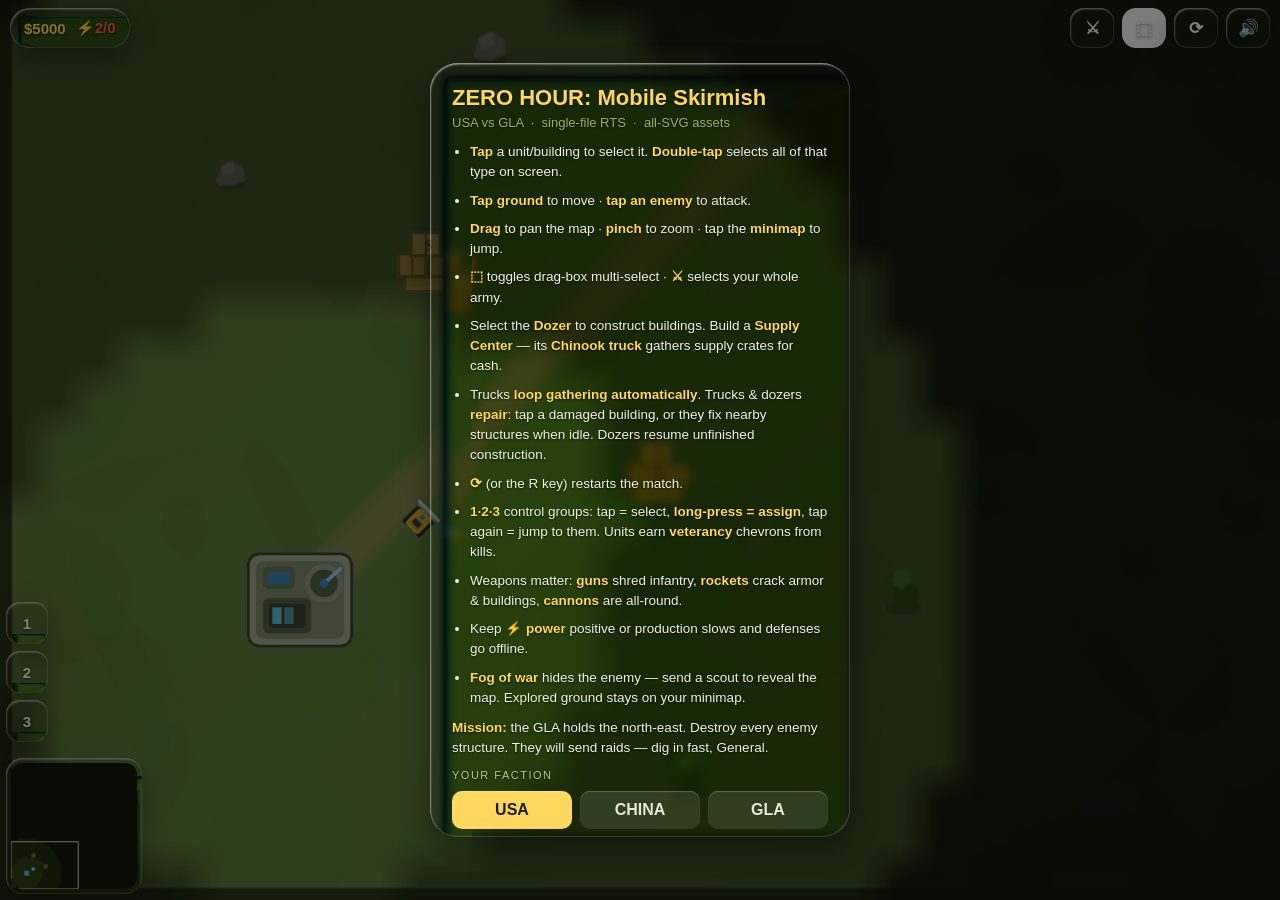
<file: generals.html>
<!DOCTYPE html>
<html lang="en">
<head>
<meta charset="utf-8">
<meta name="viewport" content="width=device-width, initial-scale=1, maximum-scale=1, user-scalable=no, viewport-fit=cover">
<meta name="apple-mobile-web-app-capable" content="yes">
<meta name="mobile-web-app-capable" content="yes">
<title>Generals: Zero Hour — Mobile Skirmish</title>
<style>
  * { margin:0; padding:0; box-sizing:border-box; -webkit-tap-highlight-color:transparent; }
  html,body { width:100%; height:100%; overflow:hidden; background:#101408; touch-action:none;
    font-family:"Segoe UI", Roboto, Helvetica, Arial, sans-serif; user-select:none; -webkit-user-select:none; }
  #game { position:fixed; inset:0; display:block; touch-action:none; }
  .hud { position:fixed; z-index:10; color:#e8e6d8; }
  /* ---- Liquid Glass base: refraction filter is attached per-element by JS on
     Chromium; this frosted stack is the WebKit/Firefox fallback and the tint,
     specular rim, and depth shadows that layer on top of the lens either way. */
  .glass { background:rgba(22,28,15,.16);
    -webkit-backdrop-filter:blur(12px) saturate(170%);
    backdrop-filter:blur(12px) saturate(170%);
    box-shadow: inset 0.8px 1.4px 1.6px rgba(255,255,255,.50),
                inset -0.7px -1.1px 1.4px rgba(255,255,255,.12),
                inset 0 0 0 0.5px rgba(255,255,255,.17),
                0 10px 28px rgba(0,0,0,.40); }
  #topbar { top:0; left:0; right:0; display:flex; align-items:center; gap:8px;
    padding:calc(env(safe-area-inset-top,0px) + 8px) 10px 6px 10px; pointer-events:none; }
  #topbar > * { pointer-events:auto; }
  .chip { display:flex; align-items:center; gap:10px; padding:0 14px; height:40px; border-radius:999px; }
  .stat { font-weight:700; font-size:15px; text-shadow:0 1px 3px rgba(0,0,0,.7); white-space:nowrap; }
  #money { color:#ffd75e; }
  #power.bad { color:#ff5544; animation:blink 1s infinite; }
  #power.ok { color:#7cff6a; }
  @keyframes blink { 50% { opacity:.4; } }
  .tbtn { min-width:44px; height:40px; border:0; border-radius:14px; color:#f2f4ea;
    font-size:17px; font-weight:700; padding:0 10px; position:relative;
    text-shadow:0 1px 3px rgba(0,0,0,.65); transition:transform .12s; }
  .tbtn:active { transform:scale(.92); }
  .tbtn.armed { background:rgba(205,62,30,.42); }
  #groups { position:fixed; left:6px; bottom:calc(env(safe-area-inset-bottom,0px) + 158px); z-index:11;
    display:flex; flex-direction:column; gap:7px; }
  .gbtn { width:42px; height:42px; border-radius:14px; border:0; color:#f2f4ea;
    font-weight:700; font-size:15px; position:relative; text-shadow:0 1px 3px rgba(0,0,0,.65);
    transition:transform .12s; }
  .gbtn:active { transform:scale(.92); }
  .gbtn .cnt { position:absolute; top:2px; right:5px; font-size:9px; color:#ffd75e; }
  .rowlbl { font-size:11px; color:#b6c890; margin-top:10px; letter-spacing:1.5px; }
  .pickrow { display:flex; gap:8px; margin-top:4px; }
  .diff { flex:1; padding:10px 4px !important; border-radius:12px; border:0;
    background:rgba(255,255,255,.10) !important; color:#e4ebd4 !important; font-weight:700;
    width:auto !important; box-shadow: inset 0 0.8px 1px rgba(255,255,255,.3); }
  .diff.on { background:#ffd75e !important; color:#1a2208 !important; text-shadow:none; }
  #spacer { flex:1; }
  #bottombar { bottom:0; left:0; right:0; display:flex; gap:9px; align-items:flex-end;
    padding:8px 8px calc(env(safe-area-inset-bottom,0px) + 8px) 148px;
    overflow-x:auto; overflow-y:hidden; }
  #bottombar::-webkit-scrollbar { display:none; }
  .cbtn { flex:0 0 auto; width:68px; height:76px; border-radius:18px; border:0; color:#f2f4ea;
    display:flex; flex-direction:column; align-items:center;
    justify-content:center; gap:2px; font-size:10px; font-weight:700; position:relative;
    text-shadow:0 1px 2px rgba(0,0,0,.75); transition:transform .12s; }
  .cbtn img, .cbtn svg { width:36px; height:36px; pointer-events:none;
    filter:drop-shadow(0 1px 2px rgba(0,0,0,.5)); }
  .cbtn .cost { color:#ffd75e; font-size:10px; }
  .cbtn:active { transform:scale(.93); }
  .cbtn.disabled { opacity:.4; }
  .cbtn.on { box-shadow: inset 0 0 0 1.5px rgba(255,215,94,.95),
             inset 0.8px 1.4px 1.6px rgba(255,255,255,.5), 0 10px 28px rgba(0,0,0,.4); }
  .cbtn .badge { position:absolute; top:3px; right:5px; background:#ffd75e; color:#222; border-radius:8px;
    padding:0 5px; font-size:11px; }
  #mmWrap { position:fixed; left:6px; bottom:calc(env(safe-area-inset-bottom,0px) + 6px); z-index:11;
    padding:5px; border-radius:17px; }
  #minimap { display:block; border-radius:12px; background:#0d1206; touch-action:none; }
  #toast { position:fixed; top:20%; left:50%; transform:translateX(-50%); z-index:20; color:#fff;
    padding:10px 18px; border-radius:999px; font-weight:700; font-size:14px; opacity:0;
    transition:opacity .25s; pointer-events:none; max-width:86vw; text-align:center;
    text-shadow:0 1px 3px rgba(0,0,0,.8); }
  #overlay { position:fixed; inset:0; z-index:30; background:rgba(8,12,5,.5); display:flex;
    align-items:center; justify-content:center; padding:16px; }
  #overlay .panel { max-width:420px; width:100%; border-radius:28px;
    padding:22px; color:#eef1e4; max-height:86vh; overflow-y:auto;
    text-shadow:0 1px 2px rgba(0,0,0,.55); }
  #overlay h1 { font-size:22px; color:#ffd75e; margin-bottom:4px; }
  #overlay h2 { font-size:13px; color:#9ab070; margin-bottom:12px; font-weight:400; }
  #overlay p, #overlay li { font-size:13.5px; line-height:1.5; margin-bottom:8px; }
  #overlay ul { padding-left:18px; margin-bottom:10px; }
  #overlay b { color:#ffd75e; }
  #overlay button { width:100%; padding:13px; font-size:16px; font-weight:700; color:#1a2208;
    background:#ffd75e; border:0; border-radius:10px; margin-top:6px; }
  #err { position:fixed; left:0; right:0; bottom:0; z-index:99; background:#600; color:#fff; font-size:11px;
    padding:4px 8px; display:none; white-space:pre-wrap; }
</style>
</head>
<body>
<canvas id="game"></canvas>

<div id="topbar" class="hud">
  <div class="glass chip" id="statChip">
    <span class="stat" id="money">$0</span>
    <span class="stat" id="power">⚡0/0</span>
  </div>
  <span id="spacer"></span>
  <button class="tbtn glass" id="btnArmy" title="Select army">⚔</button>
  <button class="tbtn glass" id="btnBox" title="Box select">⬚</button>
  <button class="tbtn glass" id="btnRestart" title="Restart match">⟳</button>
  <button class="tbtn glass" id="btnSnd" title="Sound">🔊</button>
</div>

<div id="bottombar" class="hud"></div>
<div id="mmWrap" class="glass"><canvas id="minimap" width="126" height="126"></canvas></div>
<div id="groups" class="hud">
  <button class="gbtn glass" data-g="1">1<span class="cnt"></span></button>
  <button class="gbtn glass" data-g="2">2<span class="cnt"></span></button>
  <button class="gbtn glass" data-g="3">3<span class="cnt"></span></button>
</div>
<div id="toast" class="glass"></div>

<div id="overlay">
  <div class="panel glass">
    <h1>ZERO HOUR: Mobile Skirmish</h1>
    <h2>USA vs GLA &nbsp;·&nbsp; single-file RTS &nbsp;·&nbsp; all-SVG assets</h2>
    <ul>
      <li><b>Tap</b> a unit/building to select it. <b>Double-tap</b> selects all of that type on screen.</li>
      <li><b>Tap ground</b> to move · <b>tap an enemy</b> to attack.</li>
      <li><b>Drag</b> to pan the map · <b>pinch</b> to zoom · tap the <b>minimap</b> to jump.</li>
      <li><b>⬚</b> toggles drag-box multi-select · <b>⚔</b> selects your whole army.</li>
      <li>Select the <b>Dozer</b> to construct buildings. Build a <b>Supply Center</b> — its <b>Chinook truck</b> gathers supply crates for cash.</li>
      <li>Trucks <b>loop gathering automatically</b>. Trucks &amp; dozers <b>repair</b>: tap a damaged building, or they fix nearby structures when idle. Dozers resume unfinished construction.</li>
      <li><b>⟳</b> (or the R key) restarts the match.</li>
      <li><b>1·2·3</b> control groups: tap = select, <b>long-press = assign</b>, tap again = jump to them. Units earn <b>veterancy</b> chevrons from kills.</li>
      <li>Weapons matter: <b>guns</b> shred infantry, <b>rockets</b> crack armor &amp; buildings, <b>cannons</b> are all-round.</li>
      <li>Keep <b>⚡ power</b> positive or production slows and defenses go offline.</li>
      <li><b>Fog of war</b> hides the enemy — send a scout to reveal the map. Explored ground stays on your minimap.</li>
    </ul>
    <p><b>Mission:</b> the GLA holds the north-east. Destroy every enemy structure. They will send raids — dig in fast, General.</p>
    <div class="rowlbl">YOUR FACTION</div>
    <div id="facRow" class="pickrow">
      <button class="diff on" data-f="usa">USA</button>
      <button class="diff" data-f="china">CHINA</button>
      <button class="diff" data-f="gla">GLA</button>
    </div>
    <div class="rowlbl">ENEMY FACTION</div>
    <div id="foeRow" class="pickrow">
      <button class="diff" data-e="usa">USA</button>
      <button class="diff" data-e="china">CHINA</button>
      <button class="diff on" data-e="gla">GLA</button>
    </div>
    <div class="rowlbl">DIFFICULTY</div>
    <div id="diffRow" class="pickrow">
      <button class="diff" data-d="easy">EASY</button>
      <button class="diff on" data-d="normal">NORMAL</button>
      <button class="diff" data-d="hard">HARD</button>
    </div>
    <button id="btnStart">DEPLOY</button>
  </div>
</div>
<div id="err"></div>

<script>
'use strict';
window.addEventListener('error', e => {
  const d = document.getElementById('err');
  d.style.display = 'block';
  d.textContent = (e.message || e.type) + ' @' + (e.lineno || '?');
});

/* ============================== UTIL ============================== */
const clamp = (v, a, b) => v < a ? a : v > b ? b : v;
const dist = (ax, ay, bx, by) => Math.hypot(bx - ax, by - ay);
const lerp = (a, b, t) => a + (b - a) * t;
const rnd = (a, b) => a + Math.random() * (b - a);
const TAU = Math.PI * 2;
function angDiff(a, b) { let d = (b - a) % TAU; if (d > Math.PI) d -= TAU; if (d < -Math.PI) d += TAU; return d; }

/* ============================== SVG ASSETS ============================== */
/* Every sprite in the game is an inline SVG string turned into an <img>. */
const ASSETS = {}, ASSET_URI = {};
function defAsset(name, w, h, body) {
  const svg = `<svg xmlns="http://www.w3.org/2000/svg" viewBox="0 0 ${w} ${h}">${body}</svg>`;
  const uri = 'data:image/svg+xml;charset=utf-8,' + encodeURIComponent(svg);
  const img = new Image();
  img.src = uri;
  ASSETS[name] = img; ASSET_URI[name] = uri;
}

/* --- team palettes: USA (player) & GLA (enemy) --- */
const PAL = {
  usa:   { body:'#5e6b52', body2:'#4a5642', trim:'#2e7dd7', trim2:'#8fc1ff', metal:'#8a917f', dark:'#31382b', roof:'#767f6a', wall:'#9aa08c', glow:'#59d0ff' },
  china: { body:'#66594a', body2:'#52483c', trim:'#d9302c', trim2:'#ff8a80', metal:'#93876f', dark:'#38302a', roof:'#7d7060', wall:'#a09482', glow:'#ffb02e' },
  gla:   { body:'#9a8a5a', body2:'#7c6f46', trim:'#3f7d3a', trim2:'#8fd48a', metal:'#a89a72', dark:'#4a4028', roof:'#8f8258', wall:'#b0a274', glow:'#ffb347' }
};

function defUnitAssets(t) {
  const P = PAL[t];
  /* Dozer — blade at right (units face +x) */
  defAsset(t + '_dozer', 64, 64, `
    <rect x="10" y="12" width="40" height="10" rx="4" fill="${P.dark}"/>
    <rect x="10" y="42" width="40" height="10" rx="4" fill="${P.dark}"/>
    <rect x="12" y="14" width="36" height="6" rx="3" fill="#222"/><rect x="12" y="44" width="36" height="6" rx="3" fill="#222"/>
    <rect x="12" y="18" width="34" height="28" rx="5" fill="#d8a022"/>
    <rect x="16" y="22" width="16" height="20" rx="3" fill="#b5831a"/>
    <rect x="20" y="25" width="9" height="14" rx="2" fill="#28303a"/>
    <rect x="46" y="10" width="7" height="44" rx="3" fill="${P.metal}"/>
    <rect x="50" y="8" width="5" height="48" rx="2" fill="#c9cdc0"/>
    <circle cx="38" cy="32" r="4" fill="${P.trim}"/>`);
  /* Supply truck (Chinook-substitute ground truck) */
  defAsset(t + '_truck', 64, 64, `
    <rect x="6" y="16" width="34" height="32" rx="5" fill="${P.body}"/>
    <rect x="9" y="19" width="28" height="26" rx="3" fill="${P.body2}"/>
    <rect x="12" y="22" width="22" height="20" fill="#caa64a"/>
    <rect x="12" y="22" width="22" height="20" fill="none" stroke="#8a6f28" stroke-width="2"/>
    <line x1="23" y1="22" x2="23" y2="42" stroke="#8a6f28" stroke-width="2"/>
    <rect x="40" y="18" width="16" height="28" rx="4" fill="${P.metal}"/>
    <rect x="49" y="21" width="6" height="22" rx="2" fill="#28303a"/>
    <circle cx="14" cy="14" r="4" fill="#222"/><circle cx="34" cy="14" r="4" fill="#222"/>
    <circle cx="14" cy="50" r="4" fill="#222"/><circle cx="34" cy="50" r="4" fill="#222"/>
    <circle cx="48" cy="15" r="4" fill="#222"/><circle cx="48" cy="49" r="4" fill="#222"/>
    <rect x="42" y="28" width="10" height="8" rx="2" fill="${P.trim}"/>`);
  /* Rifle infantry */
  defAsset(t + '_inf', 32, 32, `
    <ellipse cx="15" cy="16" rx="8" ry="9" fill="${P.body}"/>
    <circle cx="16" cy="16" r="5.4" fill="${P.body2}"/>
    <circle cx="16" cy="16" r="3.4" fill="${P.trim}"/>
    <rect x="18" y="14.6" width="12" height="2.8" rx="1.2" fill="#22262c"/>
    <rect x="8" y="10" width="5" height="4" rx="2" fill="${P.dark}"/>
    <rect x="8" y="18" width="5" height="4" rx="2" fill="${P.dark}"/>`);
  /* Rocket infantry */
  defAsset(t + '_rocket', 32, 32, `
    <ellipse cx="15" cy="16" rx="8" ry="9" fill="${P.body}"/>
    <circle cx="16" cy="16" r="5.4" fill="${P.body2}"/>
    <circle cx="16" cy="16" r="3.4" fill="${P.trim}"/>
    <rect x="16" y="12.6" width="15" height="5" rx="2.4" fill="#3a4048"/>
    <rect x="27" y="11.8" width="4" height="6.6" rx="1.6" fill="#5a636e"/>
    <circle cx="30" cy="15" r="1.6" fill="#181c20"/>
    <rect x="8" y="18" width="5" height="4" rx="2" fill="${P.dark}"/>`);
  /* Main battle tank (Crusader / Scorpion) */
  defAsset(t + '_tank', 64, 64, `
    <rect x="8" y="9" width="46" height="11" rx="5" fill="${P.dark}"/>
    <rect x="8" y="44" width="46" height="11" rx="5" fill="${P.dark}"/>
    <rect x="10" y="11" width="42" height="7" rx="3" fill="#20241c"/><rect x="10" y="46" width="42" height="7" rx="3" fill="#20241c"/>
    <rect x="9" y="16" width="44" height="32" rx="7" fill="${P.body}"/>
    <path d="M53 22 L60 27 L60 37 L53 42 Z" fill="${P.body2}"/>
    <circle cx="30" cy="32" r="13" fill="${P.body2}"/>
    <circle cx="30" cy="32" r="9" fill="${P.body}"/>
    <rect x="30" y="28.6" width="30" height="6.8" rx="2.6" fill="${P.dark}"/>
    <rect x="52" y="27.4" width="8" height="9.2" rx="2.6" fill="#31363e"/>
    <circle cx="30" cy="32" r="3.6" fill="${P.trim}"/>`);
  /* Fast attack vehicle (Humvee / Technical) */
  defAsset(t + '_car', 64, 64, `
    <circle cx="18" cy="15" r="6" fill="#1d2118"/><circle cx="44" cy="15" r="6" fill="#1d2118"/>
    <circle cx="18" cy="49" r="6" fill="#1d2118"/><circle cx="44" cy="49" r="6" fill="#1d2118"/>
    <rect x="8" y="17" width="48" height="30" rx="10" fill="${P.body}"/>
    <rect x="34" y="21" width="16" height="22" rx="5" fill="#33414f"/>
    <rect x="12" y="21" width="18" height="22" rx="5" fill="${P.body2}"/>
    <circle cx="24" cy="32" r="6.4" fill="${P.dark}"/>
    <rect x="24" y="29.8" width="22" height="4.4" rx="2" fill="#22262c"/>
    <circle cx="24" cy="32" r="2.6" fill="${P.trim}"/>`);
}
defUnitAssets('usa'); defUnitAssets('china'); defUnitAssets('gla');
/* faction-specific extra sprites */
{
  const P = PAL.china; /* Overlord heavy tank — twin barrels */
  defAsset('china_heavy', 72, 72, `
    <rect x="6" y="8" width="58" height="13" rx="6" fill="${P.dark}"/>
    <rect x="6" y="51" width="58" height="13" rx="6" fill="${P.dark}"/>
    <rect x="8" y="10" width="54" height="9" rx="4" fill="#20241c"/><rect x="8" y="53" width="54" height="9" rx="4" fill="#20241c"/>
    <rect x="7" y="16" width="56" height="40" rx="8" fill="${P.body}"/>
    <path d="M63 24 L70 30 L70 42 L63 48 Z" fill="${P.body2}"/>
    <circle cx="33" cy="36" r="16" fill="${P.body2}"/>
    <circle cx="33" cy="36" r="11" fill="${P.body}"/>
    <rect x="33" y="27.4" width="34" height="6.4" rx="2.6" fill="${P.dark}"/>
    <rect x="33" y="38.2" width="34" height="6.4" rx="2.6" fill="${P.dark}"/>
    <rect x="60" y="26.2" width="8" height="8.8" rx="2.4" fill="#31363e"/><rect x="60" y="37" width="8" height="8.8" rx="2.4" fill="#31363e"/>
    <path d="M33 30 L37 36 L33 42 L29 36 Z" fill="${P.trim}"/>`);
}
{
  const P = PAL.gla; /* Worker — builds and gathers */
  defAsset('gla_worker', 32, 32, `
    <ellipse cx="15" cy="16" rx="8" ry="9" fill="#a5915c"/>
    <circle cx="16" cy="16" r="5.4" fill="#8a7648"/>
    <circle cx="16" cy="16" r="3.4" fill="#c9b16f"/>
    <rect x="18" y="14.8" width="10" height="2.4" rx="1.2" fill="#7a6a4a"/>
    <path d="M28 12.6 L31 16 L28 19.4 Z" fill="#9aa0a8"/>
    <circle cx="9" cy="21" r="3.6" fill="#caa64a" stroke="#8a6f28" stroke-width="1.4"/>
    <rect x="10" y="9" width="5" height="4" rx="2" fill="${P.dark}"/>`);
  /* Quad Cannon — four-barrel AA truck */
  defAsset('gla_quad', 64, 64, `
    <circle cx="17" cy="15" r="6" fill="#1d2118"/><circle cx="45" cy="15" r="6" fill="#1d2118"/>
    <circle cx="17" cy="49" r="6" fill="#1d2118"/><circle cx="45" cy="49" r="6" fill="#1d2118"/>
    <rect x="7" y="17" width="48" height="30" rx="9" fill="${P.body}"/>
    <rect x="11" y="21" width="16" height="22" rx="4" fill="${P.body2}"/>
    <circle cx="34" cy="32" r="9" fill="${P.dark}"/>
    <rect x="34" y="24.5" width="24" height="3" rx="1.5" fill="#22262c"/>
    <rect x="34" y="29" width="26" height="3" rx="1.5" fill="#22262c"/>
    <rect x="34" y="32" width="26" height="3" rx="1.5" fill="#22262c"/>
    <rect x="34" y="36.5" width="24" height="3" rx="1.5" fill="#22262c"/>
    <circle cx="34" cy="32" r="3" fill="${P.trim}"/>`);
}

function defBuildingAssets(t) {
  const P = PAL[t];
  /* Command Center */
  defAsset(t + '_cc', 128, 128, `
    <rect x="8" y="14" width="112" height="100" rx="12" fill="${P.wall}"/>
    <rect x="16" y="22" width="96" height="84" rx="9" fill="${P.roof}"/>
    <rect x="24" y="62" width="52" height="38" rx="6" fill="${P.body2}"/>
    <rect x="30" y="68" width="40" height="26" rx="4" fill="${P.dark}"/>
    <rect x="34" y="72" width="10" height="18" fill="${P.glow}" opacity=".85"/>
    <rect x="47" y="72" width="10" height="18" fill="${P.glow}" opacity=".55"/>
    <circle cx="90" cy="46" r="21" fill="${P.metal}"/>
    <circle cx="90" cy="46" r="15" fill="${P.body2}"/>
    <path d="M90 46 L108 30" stroke="${P.trim2}" stroke-width="4" stroke-linecap="round"/>
    <circle cx="90" cy="46" r="4.5" fill="${P.trim}"/>
    <rect x="24" y="28" width="34" height="24" rx="5" fill="${P.body}"/>
    <rect x="29" y="33" width="24" height="14" rx="3" fill="${P.trim}" opacity=".8"/>
    <rect x="8" y="14" width="112" height="100" rx="12" fill="none" stroke="${P.dark}" stroke-width="3"/>`);
  /* Power plant */
  defAsset(t + '_power', 96, 96, `
    <rect x="8" y="16" width="80" height="68" rx="9" fill="${P.wall}"/>
    <rect x="14" y="22" width="68" height="56" rx="6" fill="${P.roof}"/>
    <circle cx="36" cy="48" r="20" fill="${P.metal}"/>
    <circle cx="36" cy="48" r="14" fill="${P.dark}"/>
    <circle cx="36" cy="48" r="8" fill="${P.glow}"><animate attributeName="opacity" values="1;.5;1" dur="2s" repeatCount="indefinite"/></circle>
    <rect x="60" y="26" width="20" height="44" rx="5" fill="${P.body2}"/>
    <rect x="64" y="30" width="12" height="8" fill="${P.glow}" opacity=".8"/>
    <rect x="64" y="42" width="12" height="8" fill="${P.glow}" opacity=".6"/>
    <rect x="64" y="54" width="12" height="8" fill="${P.glow}" opacity=".4"/>
    <rect x="8" y="16" width="80" height="68" rx="9" fill="none" stroke="${P.dark}" stroke-width="3"/>`);
  /* Barracks */
  defAsset(t + '_rax', 96, 96, `
    <rect x="6" y="18" width="84" height="62" rx="8" fill="${P.wall}"/>
    <rect x="12" y="24" width="72" height="50" rx="5" fill="${P.roof}"/>
    <rect x="12" y="24" width="72" height="10" fill="${P.body2}"/>
    <rect x="38" y="46" width="22" height="28" rx="3" fill="${P.dark}"/>
    <rect x="41" y="49" width="16" height="22" fill="${P.body2}"/>
    <rect x="18" y="42" width="12" height="10" fill="${P.glow}" opacity=".7"/>
    <rect x="66" y="42" width="12" height="10" fill="${P.glow}" opacity=".7"/>
    <rect x="70" y="8" width="3" height="22" fill="${P.metal}"/>
    <path d="M73 9 L88 13 L73 18 Z" fill="${P.trim}"/>
    <rect x="6" y="18" width="84" height="62" rx="8" fill="none" stroke="${P.dark}" stroke-width="3"/>`);
  /* War factory */
  defAsset(t + '_fact', 128, 112, `
    <rect x="6" y="14" width="116" height="86" rx="9" fill="${P.wall}"/>
    <rect x="12" y="20" width="104" height="74" rx="6" fill="${P.roof}"/>
    <path d="M12 34 L116 34 M12 48 L116 48" stroke="${P.body2}" stroke-width="5"/>
    <rect x="40" y="58" width="48" height="36" rx="4" fill="${P.dark}"/>
    <path d="M40 64 h48 M40 72 h48 M40 80 h48 M40 88 h48" stroke="#c8b23a" stroke-width="3"/>
    <rect x="14" y="58" width="18" height="30" rx="3" fill="${P.body2}"/>
    <rect x="96" y="58" width="18" height="30" rx="3" fill="${P.body2}"/>
    <circle cx="23" cy="66" r="4" fill="${P.glow}"/>
    <rect x="98" y="18" width="10" height="20" fill="${P.metal}"/>
    <rect x="6" y="14" width="116" height="86" rx="9" fill="none" stroke="${P.dark}" stroke-width="3"/>`);
  /* Supply center */
  defAsset(t + '_sup', 112, 96, `
    <rect x="6" y="14" width="100" height="70" rx="8" fill="${P.wall}"/>
    <rect x="12" y="20" width="88" height="58" rx="5" fill="${P.roof}"/>
    <rect x="12" y="20" width="88" height="58" rx="5" fill="none" stroke="${P.body2}" stroke-width="3" stroke-dasharray="10 6"/>
    <rect x="20" y="30" width="30" height="22" fill="#caa64a" stroke="#8a6f28" stroke-width="2"/>
    <line x1="35" y1="30" x2="35" y2="52" stroke="#8a6f28" stroke-width="2"/>
    <rect x="24" y="56" width="22" height="16" fill="#caa64a" stroke="#8a6f28" stroke-width="2"/>
    <rect x="60" y="30" width="36" height="44" rx="4" fill="${P.dark}"/>
    <path d="M64 36 h28 M64 44 h28 M64 52 h28 M64 60 h28 M64 68 h28" stroke="${P.metal}" stroke-width="3"/>
    <circle cx="92" cy="22" r="4" fill="${P.trim}"/>
    <rect x="6" y="14" width="100" height="70" rx="8" fill="none" stroke="${P.dark}" stroke-width="3"/>`);
  /* Base defense turret (Patriot / Stinger site) */
  defAsset(t + '_turret', 72, 72, `
    <circle cx="36" cy="36" r="30" fill="${P.wall}"/>
    <circle cx="36" cy="36" r="24" fill="${P.roof}"/>
    <circle cx="36" cy="36" r="24" fill="none" stroke="${P.dark}" stroke-width="3"/>
    <rect x="14" y="14" width="8" height="8" rx="2" fill="${P.body2}"/>
    <rect x="50" y="14" width="8" height="8" rx="2" fill="${P.body2}"/>
    <rect x="14" y="50" width="8" height="8" rx="2" fill="${P.body2}"/>
    <rect x="50" y="50" width="8" height="8" rx="2" fill="${P.body2}"/>`);
  /* Turret top (rotates separately) */
  defAsset(t + '_turretTop', 64, 64, `
    <rect x="18" y="20" width="26" height="24" rx="6" fill="${P.body}"/>
    <rect x="30" y="23" width="26" height="7" rx="3" fill="${P.dark}"/>
    <rect x="30" y="34" width="26" height="7" rx="3" fill="${P.dark}"/>
    <circle cx="52" cy="26.5" r="2.4" fill="#181c20"/><circle cx="52" cy="37.5" r="2.4" fill="#181c20"/>
    <circle cx="28" cy="32" r="5" fill="${P.trim}"/>`);
}
defBuildingAssets('usa'); defBuildingAssets('china'); defBuildingAssets('gla');

/* Neutral / terrain sprites */
defAsset('supplyPile', 80, 80, `
  <rect x="10" y="34" width="26" height="22" fill="#d9b34e" stroke="#8a6f28" stroke-width="3"/>
  <rect x="40" y="36" width="28" height="20" fill="#caa64a" stroke="#8a6f28" stroke-width="3"/>
  <rect x="22" y="14" width="28" height="22" fill="#e3c065" stroke="#8a6f28" stroke-width="3"/>
  <rect x="16" y="56" width="46" height="14" fill="#caa64a" stroke="#8a6f28" stroke-width="3"/>
  <line x1="36" y1="14" x2="36" y2="36" stroke="#8a6f28" stroke-width="2"/>
  <line x1="23" y1="34" x2="23" y2="56" stroke="#8a6f28" stroke-width="2"/>
  <text x="39" y="30" font-size="13" font-weight="bold" fill="#6b5518" text-anchor="middle">$</text>`);
defAsset('tree', 48, 48, `
  <ellipse cx="24" cy="40" rx="14" ry="5" fill="rgba(0,0,0,.25)"/>
  <circle cx="18" cy="24" r="11" fill="#3f6f2a"/>
  <circle cx="30" cy="20" r="12" fill="#4a7d31"/>
  <circle cx="26" cy="30" r="10" fill="#356024"/>
  <circle cx="22" cy="18" r="7" fill="#5b9440"/>`);
defAsset('rock', 48, 48, `
  <ellipse cx="24" cy="38" rx="17" ry="6" fill="rgba(0,0,0,.25)"/>
  <path d="M8 36 L14 18 L26 12 L38 20 L40 34 L28 40 L12 40 Z" fill="#8b8b83"/>
  <path d="M14 18 L26 12 L30 24 L16 30 Z" fill="#a3a39a"/>`);
defAsset('crater', 48, 48, `
  <ellipse cx="24" cy="24" rx="20" ry="16" fill="rgba(20,16,8,.5)"/>
  <ellipse cx="24" cy="24" rx="12" ry="9" fill="rgba(10,8,4,.6)"/>`);

/* ============================== DATA ============================== */
/* ============================== FACTION DATA ============================== */
/* Shared type keys (dozer/truck/inf/rocket/tank/car/heavy/quad, cc/power/rax/
   sup/fact/turret) keep every system generic — each faction supplies its own
   stats, names, and sprites for the keys it fields. */
const FACTIONS = {
  usa: {
    name: 'USA', powerNeeded: true,
    units: {
      dozer:  { name:'Dozer',        cost:1000, hp:250, speed:62,  r:15, sight:200, svg:'dozer',  size:40, arm:'light', builder:true,  bt:8 },
      truck:  { name:'Supply Truck', cost:600,  hp:320, speed:88,  r:15, sight:180, svg:'truck',  size:42, arm:'light', harvester:true,bt:6 },
      inf:    { name:'Ranger',       cost:225,  hp:120, speed:56,  r:8,  sight:230, svg:'inf',    size:24, arm:'inf',   dmg:10, range:150, rof:0.45, proj:'bullet', bt:4 },
      rocket: { name:'Missile Def.', cost:300,  hp:100, speed:50,  r:8,  sight:250, svg:'rocket', size:24, arm:'inf',   dmg:38, range:195, rof:1.9,  proj:'rocket', bt:5 },
      tank:   { name:'Crusader',     cost:900,  hp:420, speed:66,  r:17, sight:240, svg:'tank',   size:46, arm:'tank',  dmg:55, range:180, rof:1.7,  proj:'shell',  bt:9, splash:26 },
      car:    { name:'Humvee',       cost:700,  hp:250, speed:118, r:15, sight:250, svg:'car',    size:42, arm:'light', dmg:10, range:160, rof:0.22, proj:'bullet', bt:7 }
    },
    buildings: {
      cc:     { name:'Command Center', cost:2000, hp:2200, w:118, h:118, svg:'cc',     power:2,  produce:['dozer'],        bt:20 },
      power:  { name:'Cold Fusion',    cost:800,  hp:600,  w:86,  h:86,  svg:'power',  power:-8, bt:9 },
      rax:    { name:'Barracks',       cost:500,  hp:850,  w:88,  h:88,  svg:'rax',    power:1,  produce:['inf','rocket'], bt:9 },
      sup:    { name:'Supply Center',  cost:1400, hp:1000, w:102, h:88,  svg:'sup',    power:1,  produce:['truck'], depot:true, bt:11 },
      fact:   { name:'War Factory',    cost:2000, hp:1300, w:116, h:100, svg:'fact',   power:1,  produce:['tank','car'],   bt:14, req:'sup' },
      turret: { name:'Patriot',        cost:1000, hp:550,  w:64,  h:64,  svg:'turret', power:2,  dmg:42, range:250, rof:1.3, proj:'rocket', bt:9, req:'rax' }
    },
    menu: ['power','rax','sup','fact','turret','cc']
  },
  china: {
    name: 'China', powerNeeded: true, horde: true,
    units: {
      dozer:  { name:'Dozer',         cost:1000, hp:250, speed:58,  r:15, sight:200, svg:'dozer',  size:40, arm:'light', builder:true,  bt:8 },
      truck:  { name:'Supply Truck',  cost:600,  hp:350, speed:80,  r:15, sight:180, svg:'truck',  size:42, arm:'light', harvester:true,bt:6 },
      inf:    { name:'Red Guard',     cost:150,  hp:100, speed:54,  r:8,  sight:220, svg:'inf',    size:24, arm:'inf',   dmg:8,  range:140, rof:0.5,  proj:'bullet', bt:3 },
      rocket: { name:'Tank Hunter',   cost:300,  hp:100, speed:48,  r:8,  sight:240, svg:'rocket', size:24, arm:'inf',   dmg:36, range:190, rof:2.0,  proj:'rocket', bt:5 },
      tank:   { name:'Battlemaster',  cost:800,  hp:430, speed:60,  r:17, sight:230, svg:'tank',   size:46, arm:'tank',  dmg:50, range:175, rof:1.6,  proj:'shell',  bt:8, splash:24 },
      car:    { name:'Gattling Tank', cost:800,  hp:320, speed:85,  r:16, sight:250, svg:'car',    size:44, arm:'tank',  dmg:12, range:170, rof:0.15, proj:'bullet', bt:8 },
      heavy:  { name:'Overlord',      cost:1450, hp:980, speed:38,  r:24, sight:230, svg:'heavy',  size:62, arm:'tank',  dmg:80, range:185, rof:2.2,  proj:'shell',  bt:16, splash:34 }
    },
    buildings: {
      cc:     { name:'Command Center',  cost:2000, hp:2300, w:118, h:118, svg:'cc',     power:2,   produce:['dozer'],        bt:20 },
      power:  { name:'Nuclear Reactor', cost:1000, hp:750,  w:86,  h:86,  svg:'power',  power:-10, bt:10 },
      rax:    { name:'Barracks',        cost:500,  hp:900,  w:88,  h:88,  svg:'rax',    power:1,   produce:['inf','rocket'], bt:9 },
      sup:    { name:'Supply Center',   cost:1400, hp:1050, w:102, h:88,  svg:'sup',    power:1,   produce:['truck'], depot:true, bt:11 },
      fact:   { name:'War Factory',     cost:2000, hp:1400, w:116, h:100, svg:'fact',   power:1,   produce:['tank','car','heavy'], bt:14, req:'sup' },
      turret: { name:'Gattling Cannon', cost:800,  hp:520,  w:64,  h:64,  svg:'turret', power:2,   dmg:12, range:235, rof:0.15, proj:'bullet', bt:8, req:'rax' }
    },
    menu: ['power','rax','sup','fact','turret','cc']
  },
  gla: {
    name: 'GLA', powerNeeded: false,
    units: {
      dozer:  { name:'Worker',      cost:300, hp:100, speed:52,  r:9,  sight:180, svg:'worker', size:26, arm:'inf',   builder:true, harvester:true, load:150, bt:3 },
      inf:    { name:'Rebel',       cost:150, hp:100, speed:58,  r:8,  sight:220, svg:'inf',    size:24, arm:'inf',   dmg:8,  range:145, rof:0.5,  proj:'bullet', bt:3 },
      rocket: { name:'RPG Trooper', cost:275, hp:90,  speed:52,  r:8,  sight:240, svg:'rocket', size:24, arm:'inf',   dmg:35, range:185, rof:1.9,  proj:'rocket', bt:4 },
      tank:   { name:'Scorpion',    cost:700, hp:340, speed:72,  r:16, sight:230, svg:'tank',   size:44, arm:'tank',  dmg:45, range:170, rof:1.6,  proj:'shell',  bt:7, splash:20 },
      car:    { name:'Technical',   cost:500, hp:200, speed:125, r:15, sight:250, svg:'car',    size:42, arm:'light', dmg:10, range:155, rof:0.2,  proj:'bullet', bt:5 },
      quad:   { name:'Quad Cannon', cost:700, hp:300, speed:90,  r:15, sight:250, svg:'quad',   size:44, arm:'light', dmg:14, range:170, rof:0.14, proj:'bullet', bt:7 }
    },
    buildings: {
      cc:     { name:'Command Center', cost:1800, hp:2000, w:118, h:118, svg:'cc',     power:0, produce:['dozer'],        bt:18 },
      rax:    { name:'Barracks',       cost:500,  hp:800,  w:88,  h:88,  svg:'rax',    power:0, produce:['inf','rocket'], bt:8 },
      sup:    { name:'Supply Stash',   cost:1200, hp:900,  w:102, h:88,  svg:'sup',    power:0, produce:['dozer'], depot:true, bt:10 },
      fact:   { name:'Arms Dealer',    cost:1800, hp:1200, w:116, h:100, svg:'fact',   power:0, produce:['tank','car','quad'], bt:12, req:'sup' },
      turret: { name:'Stinger Site',   cost:900,  hp:500,  w:64,  h:64,  svg:'turret', power:0, dmg:40, range:240, rof:1.4, proj:'rocket', bt:8, req:'rax' }
    },
    menu: ['rax','sup','fact','turret','cc']
  }
};
function unitDef(team, type) { return FACTIONS[state.fac[team]].units[type]; }
function bldDef(team, type)  { return FACTIONS[state.fac[team]].buildings[type]; }
let playerFac = 'usa', enemyFac = 'gla';
/* China horde bonus: +25% damage with 3+ armed comrades nearby */
function hordeMul(u) {
  if (!u || u.kind !== 'unit' || !FACTIONS[state.fac[u.team]].horde) return 1;
  let n = 0;
  for (const v of state.units)
    if (v !== u && v.team === u.team && v.d.dmg && dist(u.x, u.y, v.x, v.y) < 140 && ++n >= 3) return 1.25;
  return 1;
}
/* damage-type vs armor-class multipliers: guns shred infantry but barely dent
   armor/structures; rockets crack tanks & buildings; cannons are all-round */
const DMG_MATRIX = {
  bullet: { inf: 1.25, light: 0.9, tank: 0.55, bld: 0.35 },
  shell:  { inf: 0.7,  light: 1.1, tank: 1.0,  bld: 1.0 },
  rocket: { inf: 0.8,  light: 1.1, tank: 1.25, bld: 1.5 }
};
function dmgMult(kind, tgt) {
  const m = DMG_MATRIX[kind];
  return m ? (m[tgt.kind === 'bld' ? 'bld' : tgt.d.arm] || 1) : 1;
}
/* veterancy: xp = cost of victims; ranks give +12% dmg & hp each, heroic regens */
const RANK_XP = [1.6, 3.2, 6.5];
function promote(u) {
  while (u.rank < 3 && u.xp >= u.d.cost * RANK_XP[u.rank]) {
    u.rank++;
    const frac = u.hp / u.maxhp;
    u.maxhp = Math.round(u.d.hp * (1 + 0.12 * u.rank));
    u.hp = Math.min(u.maxhp, u.maxhp * frac + u.d.hp * 0.25);
    u.dmgMul = 1 + 0.12 * u.rank;
    state.parts.push({ x: u.x, y: u.y - 26, vx: 0, vy: -20, life: 1.1, max: 1.1, sz: 13, c: 'text', txt: '★ ' + ['', 'VETERAN', 'ELITE', 'HEROIC'][u.rank] });
    if (u.team === 'usa') beep(1200, 0.12, 'sine', 0.06, 300);
  }
}
/* skirmish difficulty presets (enemy economy & wave pacing) */
const DIFFS = {
  easy:   { start: 600,  inc0: 6,  ramp: 70, cap: 14, grace: 80, first: 210, period: 95, waveCap: 5,  rebuild: false },
  normal: { start: 1000, inc0: 10, ramp: 45, cap: 22, grace: 45, first: 150, period: 70, waveCap: 8,  rebuild: true },
  hard:   { start: 2200, inc0: 16, ramp: 30, cap: 34, grace: 25, first: 105, period: 55, waveCap: 10, rebuild: true }
};
let difficulty = 'normal';
const groups = { 1: [], 2: [], 3: [] };

/* ============================== WORLD ============================== */
const WORLD = 2400;
const state = {
  money: 5000, t: 0, over: false,
  units: [], buildings: [], piles: [], projs: [], parts: [], decos: [],
  sel: [], selB: null,
  fac: { usa: 'usa', gla: 'gla' },
  alerts: [], alertT: -99,
  cam: { x: 300, y: WORLD - 300, z: 0.6 },
  mode: null,       // null | 'place' | 'atkmove' | 'box'
  ghost: null,      // {type,x,y}
  ai: { money: 1000, wave: 0, next: 150, think: 3 }
};
let ID = 1;

function makeUnit(team, type, x, y) {
  const d = unitDef(team, type);
  const u = { id: ID++, kind:'unit', team, type, x, y, a: team === 'usa' ? -Math.PI/4 : Math.PI*0.75,
    hp: d.hp, maxhp: d.hp, cd: 0, order: null, tgt: null, load: 0, hState: 0, hTimer: 0, pileId: 0,
    px: x, py: y, stuckT: 0, idleT: 0, guard: false, detour: null, avoid: 0,
    xp: 0, rank: 0, dmgMul: 1,
    d };
  state.units.push(u);
  return u;
}
function makeBuilding(team, type, x, y, built) {
  const d = bldDef(team, type);
  const b = { id: ID++, kind:'bld', team, type, x, y, w: d.w, h: d.h,
    hp: built ? d.hp : d.hp * 0.08, maxhp: d.hp, built: !!built, prog: built ? 1 : 0.08,
    queue: [], qprog: 0, rally: { x, y: y + d.h / 2 + 40 }, cd: 0, tgt: null, ta: 0, d };
  state.buildings.push(b);
  return b;
}
function makePile(x, y, amt) { state.piles.push({ id: ID++, x, y, amt, max: amt }); }

/* --- map generation --- */
function genMap() {
  makePile(430, WORLD - 640, 9000); makePile(660, WORLD - 430, 9000);
  makePile(WORLD - 430, 640, 9000); makePile(WORLD - 660, 430, 9000);
  makePile(WORLD/2 - 130, WORLD/2 + 130, 12000); makePile(WORLD/2 + 130, WORLD/2 - 130, 12000);
  for (let i = 0; i < 90; i++) {
    const x = rnd(60, WORLD - 60), y = rnd(60, WORLD - 60);
    if (dist(x, y, 300, WORLD - 300) < 380 || dist(x, y, WORLD - 300, 300) < 460) continue;
    let clash = state.piles.some(p => dist(x, y, p.x, p.y) < 110);
    if (clash) continue;
    state.decos.push({ x, y, s: Math.random() < 0.72 ? 'tree' : 'rock', sz: rnd(40, 72) });
  }
  /* player start */
  makeBuilding('usa', 'cc', 300, WORLD - 300, true);
  makeUnit('usa', 'dozer', 420, WORLD - 380);
  /* GLA base */
  const ex = WORLD - 300, ey = 300;
  makeBuilding('gla', 'cc', ex, ey, true);
  if (FACTIONS[state.fac.gla].buildings.power) {
    makeBuilding('gla', 'power', ex - 210, ey - 60, true);
    makeBuilding('gla', 'power', ex + 40, ey + 200, true);
  }
  makeBuilding('gla', 'rax', ex - 230, ey + 130, true);
  makeBuilding('gla', 'fact', ex + 60, ey - 210, true);
  makeBuilding('gla', 'sup', ex - 380, ey - 30, true);
  makeBuilding('gla', 'turret', ex - 330, ey + 240, true);
  makeBuilding('gla', 'turret', ex - 120, ey + 330, true);
  makeBuilding('gla', 'turret', ex - 400, ey + 120, true);
  makeUnit('gla', 'inf', ex - 200, ey + 300).guard = true;
  makeUnit('gla', 'inf', ex - 300, ey + 200).guard = true;
  makeUnit('gla', 'tank', ex - 160, ey + 380).guard = true;
  /* blueprint of the enemy base, used for AI rebuilding */
  state.ai.plan = state.buildings.filter(b => b.team === 'gla' && b.type !== 'cc')
    .map(b => ({ type: b.type, x: b.x, y: b.y }));
}

/* ============================== FOG OF WAR ============================== */
/* Two layers on a coarse grid: vis = currently in sight range of a USA unit or
   building (re-stamped every 0.15s), seen = explored memory. Enemy units render
   only when visible; enemy structures and supply piles render once explored. */
const FOW = (() => {
  const n = (WORLD / 40) | 0;
  const cv = document.createElement('canvas'); cv.width = cv.height = n;
  return { cell: 40, n, vis: new Uint8Array(n * n), seen: new Uint8Array(n * n), t: 0, cv, ctx: cv.getContext('2d') };
})();
function visAt(x, y) { const n = FOW.n, c = FOW.cell; return FOW.vis[clamp((y / c) | 0, 0, n - 1) * n + clamp((x / c) | 0, 0, n - 1)]; }
function seenAt(x, y) { const n = FOW.n, c = FOW.cell; return FOW.seen[clamp((y / c) | 0, 0, n - 1) * n + clamp((x / c) | 0, 0, n - 1)]; }
function fowStamp(x, y, r) {
  const c = FOW.cell, n = FOW.n, r2 = r * r;
  const x0 = Math.max(0, ((x - r) / c) | 0), x1 = Math.min(n - 1, ((x + r) / c) | 0);
  const y0 = Math.max(0, ((y - r) / c) | 0), y1 = Math.min(n - 1, ((y + r) / c) | 0);
  for (let gy = y0; gy <= y1; gy++) for (let gx = x0; gx <= x1; gx++) {
    const dx = gx * c + c / 2 - x, dy = gy * c + c / 2 - y;
    if (dx * dx + dy * dy <= r2) { const i = gy * n + gx; FOW.vis[i] = 1; FOW.seen[i] = 1; }
  }
}
function fowUpdate(dt, force) {
  FOW.t -= dt;
  if (FOW.t > 0 && !force) return;
  FOW.t = 0.15;
  FOW.vis.fill(0);
  for (const u of state.units) if (u.team === 'usa') fowStamp(u.x, u.y, u.d.sight);
  for (const b of state.buildings) if (b.team === 'usa' && b.built) fowStamp(b.x, b.y, 300);
  const img = FOW.ctx.createImageData(FOW.n, FOW.n), d = img.data;
  for (let i = 0; i < FOW.vis.length; i++) {
    const o = i * 4;
    d[o] = 8; d[o + 1] = 11; d[o + 2] = 5;
    d[o + 3] = FOW.vis[i] ? 0 : FOW.seen[i] ? 115 : 242;
  }
  FOW.ctx.putImageData(img, 0, 0);
}

/* ============================== TERRAIN PRERENDER ============================== */
let terrain;
function renderTerrain() {
  terrain = document.createElement('canvas');
  terrain.width = terrain.height = WORLD / 2; // half-res, scaled up when drawn
  const c = terrain.getContext('2d');
  c.scale(0.5, 0.5);
  const g = c.createLinearGradient(0, 0, WORLD, WORLD);
  g.addColorStop(0, '#4e6b33'); g.addColorStop(0.5, '#587539'); g.addColorStop(1, '#4a6630');
  c.fillStyle = g; c.fillRect(0, 0, WORLD, WORLD);
  /* mottling */
  for (let i = 0; i < 340; i++) {
    c.fillStyle = `rgba(${rnd(40,80)|0},${rnd(80,110)|0},${rnd(30,50)|0},${rnd(0.06,0.16)})`;
    c.beginPath(); c.ellipse(rnd(0, WORLD), rnd(0, WORLD), rnd(24, 120), rnd(18, 80), rnd(0, TAU), 0, TAU); c.fill();
  }
  /* dirt roads between bases */
  c.strokeStyle = 'rgba(140,120,80,.4)'; c.lineWidth = 46; c.lineCap = 'round';
  c.beginPath(); c.moveTo(300, WORLD - 300); c.quadraticCurveTo(WORLD/2, WORLD/2, WORLD - 300, 300); c.stroke();
  c.strokeStyle = 'rgba(150,130,90,.25)'; c.lineWidth = 30; c.stroke();
  /* map edge */
  c.strokeStyle = 'rgba(20,26,10,.8)'; c.lineWidth = 12; c.strokeRect(6, 6, WORLD - 12, WORLD - 12);
  for (const d of state.decos) c.drawImage(ASSETS[d.s], d.x - d.sz/2, d.y - d.sz/2, d.sz, d.sz);
}

/* ============================== AUDIO ============================== */
let AC = null, sndOn = true;
function audioInit() { if (!AC) { try { AC = new (window.AudioContext || window.webkitAudioContext)(); } catch (e) {} } if (AC && AC.state === 'suspended') AC.resume(); }
function beep(f, dur, type, vol, slide) {
  if (!AC || !sndOn) return;
  const o = AC.createOscillator(), g = AC.createGain();
  o.type = type || 'square'; o.frequency.value = f;
  if (slide) o.frequency.exponentialRampToValueAtTime(Math.max(30, f + slide), AC.currentTime + dur);
  g.gain.value = vol || 0.06; g.gain.exponentialRampToValueAtTime(0.0001, AC.currentTime + dur);
  o.connect(g); g.connect(AC.destination); o.start(); o.stop(AC.currentTime + dur);
}
function boom(vol, dur) {
  if (!AC || !sndOn) return;
  dur = dur || 0.4;
  const n = AC.sampleRate * dur, buf = AC.createBuffer(1, n, AC.sampleRate), d = buf.getChannelData(0);
  for (let i = 0; i < n; i++) d[i] = (Math.random() * 2 - 1) * (1 - i / n) * (1 - i / n);
  const s = AC.createBufferSource(); s.buffer = buf;
  const g = AC.createGain(); g.gain.value = vol || 0.18;
  const f = AC.createBiquadFilter(); f.type = 'lowpass'; f.frequency.value = 700;
  s.connect(f); f.connect(g); g.connect(AC.destination); s.start();
}

/* ============================== HELPERS ============================== */
function powerStat() {
  if (!FACTIONS[state.fac.usa].powerNeeded) return { gen: 0, use: 0, ok: true, na: true };
  let gen = 0, use = 0;
  for (const b of state.buildings) if (b.team === 'usa' && b.built) {
    if (b.d.power < 0) gen -= b.d.power; else use += b.d.power;
  }
  return { gen, use, ok: gen >= use };
}
function bldRect(b, m) { m = m || 0; return { x: b.x - b.w/2 - m, y: b.y - b.h/2 - m, w: b.w + 2*m, h: b.h + 2*m }; }
function ptInRect(px, py, r) { return px >= r.x && px <= r.x + r.w && py >= r.y && py <= r.y + r.h; }
function rectsOverlap(a, b) { return a.x < b.x + b.w && a.x + a.w > b.x && a.y < b.y + b.h && a.y + a.h > b.y; }
function findDepot(u) {
  let best = null, bd = 1e9;
  for (const b of state.buildings) {
    if (b.team !== u.team || !b.built) continue;
    if (!b.d.depot && b.type !== 'cc') continue;
    if (!b.d.depot) continue; // supply center only, like ZH
    const d = dist(u.x, u.y, b.x, b.y); if (d < bd) { bd = d; best = b; }
  }
  return best;
}
function findPile(u) {
  let best = null, bd = 1e9;
  for (const p of state.piles) {
    if (p.amt <= 0) continue;
    const d = dist(u.x, u.y, p.x, p.y); if (d < bd) { bd = d; best = p; }
  }
  return best;
}
function nearestEnemy(e, range, team) {
  let best = null, bd = 1e9;
  for (const u of state.units) {
    if (u.team === team) continue;
    const d = dist(e.x, e.y, u.x, u.y) - u.d.r;
    if (d < range && d < bd) { bd = d; best = u; }
  }
  for (const b of state.buildings) {
    if (b.team === team) continue;
    const d = dist(e.x, e.y, b.x, b.y) - Math.max(b.w, b.h) / 2;
    if (d < range && d < bd) { bd = d; best = b; }
  }
  return best;
}
function toast(msg, ms) {
  const t = document.getElementById('toast');
  t.textContent = msg; t.style.opacity = 1;
  if (window.Glass) requestAnimationFrame(() => Glass.apply(t));
  clearTimeout(t._h); t._h = setTimeout(() => t.style.opacity = 0, ms || 1900);
}
function spawnExplosion(x, y, sz) {
  for (let i = 0; i < sz / 4; i++) {
    const a = rnd(0, TAU), sp = rnd(20, sz * 3.2);
    state.parts.push({ x, y, vx: Math.cos(a) * sp, vy: Math.sin(a) * sp, life: rnd(0.3, 0.8), max: 0.8,
      sz: rnd(2, sz / 6), c: ['#ffcf5e', '#ff9a3c', '#ff5522', '#833'][i % 4] });
  }
  state.parts.push({ x, y, vx: 0, vy: 0, life: 0.35, max: 0.35, sz, c: 'flash' });
}
function damage(e, dmg, src) {
  if (e.hp <= 0) return;
  e.hp -= dmg;
  /* base-under-attack alert for structures & supply line hit off-screen */
  if (e.team === 'usa' && (e.kind === 'bld' || e.d.harvester || e.d.builder) && state.t - state.alertT > 10) {
    state.alertT = state.t;
    state.alerts.push({ x: e.x, y: e.y, t: 4 });
    const [sx, sy] = worldToScreen(e.x, e.y);
    if (sx < -40 || sx > VW + 40 || sy < -40 || sy > VH + 40) {
      toast(e.kind === 'bld' ? '⚠ Base under attack!' : '⚠ Our workers are under attack!');
      beep(150, 0.5, 'sawtooth', 0.08, 60);
    }
  }
  if (e.hp <= 0) {
    e.hp = 0;
    /* veterancy credit to the killer */
    if (src && src.kind === 'unit' && src.team !== e.team && src.d.dmg && state.units.includes(src)) {
      src.xp += e.d.cost || 500;
      promote(src);
    }
    spawnExplosion(e.x, e.y, e.kind === 'bld' ? Math.max(e.w, e.h) * 0.7 : e.d.r * 2.5);
    boom(e.kind === 'bld' ? 0.3 : 0.15, e.kind === 'bld' ? 0.7 : 0.35);
    if (e.kind === 'bld') {
      state.buildings = state.buildings.filter(b => b !== e);
      if (state.selB === e) { state.selB = null; rebuildBar(); }
      checkEnd();
    } else {
      state.units = state.units.filter(u => u !== e);
      const i = state.sel.indexOf(e); if (i >= 0) { state.sel.splice(i, 1); rebuildBar(); }
      checkEnd();
    }
  }
}

/* ============================== ORDERS ============================== */
function orderMove(u, x, y, atk) {
  u.order = { t: atk ? 'atkmove' : 'move', x, y };
  u.tgt = null; u.hState = 0; u.site = null; u.detour = null; u.avoid = 0;
}
function orderAttack(u, tgt) { if (u.d.dmg) { u.order = { t: 'attack' }; u.tgt = tgt; } else orderMove(u, tgt.x, tgt.y); }
function orderHarvest(u, pile) { if (!u.d.harvester) return; u.order = { t: 'harvest' }; u.hState = 1; u.pileId = pile ? pile.id : 0; }
function orderBuild(u, type, x, y) { u.order = { t: 'build', bt: type, x, y }; u.site = null; }
function orderResume(u, b) { u.order = { t: 'build', bt: b.type, x: b.x, y: b.y, resume: b.id, ignore: b.id }; u.site = null; }
function orderRepair(u, b) { u.order = { t: 'repair', target: b, ignore: b.id }; u.tgt = null; u.site = null; }

/* ============================== UNIT UPDATE ============================== */
function segHitsRect(x1, y1, x2, y2, r) {
  for (let t = 0.2; t <= 1.001; t += 0.2)
    if (ptInRect(x1 + (x2 - x1) * t, y1 + (y2 - y1) * t, r)) return true;
  return false;
}
function headingBlocked(u, want) {
  const look = 44 + u.d.r + u.d.speed * 0.3;
  const tx = u.x + Math.cos(want) * look, ty = u.y + Math.sin(want) * look;
  const ig = u.order ? u.order.ignore : 0;
  let block = null, bd = 1e9;
  for (const b of state.buildings) {
    if (b === u.site || b.id === ig) continue;
    const r = bldRect(b, u.d.r + 4);
    if (ptInRect(u.x, u.y, r) || segHitsRect(u.x, u.y, tx, ty, r)) {
      const d = dist(u.x, u.y, b.x, b.y);
      if (d < bd) { bd = d; block = b; }
    }
  }
  return block;
}
/* Wall-follow corner for a blocking rect: from the unit's nearest edge, return the
   corner "ahead" in rotational direction dir (1 = clockwise on screen, -1 = ccw).
   If already standing at that corner, advance to the next one around the rect. */
function cornerFor(u, block, dir) {
  const rc = bldRect(block, u.d.r + 10);
  const tl = [rc.x, rc.y], tr = [rc.x + rc.w, rc.y], br = [rc.x + rc.w, rc.y + rc.h], bl = [rc.x, rc.y + rc.h];
  const dl = Math.abs(u.x - rc.x), dr = Math.abs(rc.x + rc.w - u.x);
  const dtp = Math.abs(u.y - rc.y), db = Math.abs(rc.y + rc.h - u.y);
  const m = Math.min(dl, dr, dtp, db);
  let c;
  if (m === dtp)     c = dir === 1 ? tr : tl;   /* along top edge    */
  else if (m === dr) c = dir === 1 ? br : tr;   /* along right edge  */
  else if (m === db) c = dir === 1 ? bl : br;   /* along bottom edge */
  else               c = dir === 1 ? tl : bl;   /* along left edge   */
  if (dist(u.x, u.y, c[0], c[1]) < 16) {
    const order = dir === 1 ? [tl, tr, br, bl] : [tl, bl, br, tr];
    let i = 0, bd = 1e9;
    for (let k = 0; k < 4; k++) { const d = dist(u.x, u.y, order[k][0], order[k][1]); if (d < bd) { bd = d; i = k; } }
    c = order[(i + 1) % 4];
  }
  return c;
}
/* Steering (bug-algorithm style): when the direct heading is blocked, commit to one
   rotational direction and wall-follow the blocking rects — adjacent buildings hand
   off naturally and the fixed direction prevents ping-ponging along walls. */
function steerAngle(u, want, gx, gy) {
  const block = headingBlocked(u, want);
  if (!block) { u.avoid = 0; return want; }
  if (!u.avoid) { /* pick the cheaper side once, then stick with it */
    const cw = cornerFor(u, block, 1), ccw = cornerFor(u, block, -1);
    const s1 = dist(u.x, u.y, cw[0], cw[1]) + dist(cw[0], cw[1], gx, gy);
    const s2 = dist(u.x, u.y, ccw[0], ccw[1]) + dist(ccw[0], ccw[1], gx, gy);
    u.avoid = s1 <= s2 ? 1 : -1;
  }
  const c = cornerFor(u, block, u.avoid);
  return Math.atan2(c[1] - u.y, c[0] - u.x);
}
function moveToward(u, tx, ty, dt, arrive) {
  if (u.detour) {
    u.detour.ttl -= dt;
    if (u.detour.ttl <= 0 || dist(u.x, u.y, u.detour.x, u.detour.y) < 16) u.detour = null;
  }
  if (dist(u.x, u.y, tx, ty) < (arrive || 6)) { u.stuckT = 0; return true; }
  const gx = u.detour ? u.detour.x : tx, gy = u.detour ? u.detour.y : ty;
  let want = Math.atan2(gy - u.y, gx - u.x);
  want = steerAngle(u, want, gx, gy);
  const turn = 6 * dt;
  const diff = angDiff(u.a, want);
  u.a += clamp(diff, -turn, turn);
  const sp = u.d.speed * (Math.abs(diff) > 1.2 ? 0.4 : 1);
  u.x += Math.cos(u.a) * sp * dt;
  u.y += Math.sin(u.a) * sp * dt;
  u.x = clamp(u.x, 20, WORLD - 20); u.y = clamp(u.y, 20, WORLD - 20);
  /* stuck detection: if crowding/walls cancel our motion for a while, sidestep */
  const moved = dist(u.x, u.y, u.px, u.py);
  u.px = u.x; u.py = u.y;
  if (moved < sp * dt * 0.35) u.stuckT += dt; else u.stuckT = Math.max(0, u.stuckT - dt * 2);
  if (u.stuckT > 0.85) {
    u.stuckT = 0;
    const side = Math.random() < 0.5 ? 1 : -1;
    const a = want + side * (Math.PI / 2 + rnd(0, 0.5));
    const hop = rnd(55, 105);
    u.detour = { x: clamp(u.x + Math.cos(a) * hop, 20, WORLD - 20),
                 y: clamp(u.y + Math.sin(a) * hop, 20, WORLD - 20), ttl: 1.5 };
  }
  return false;
}
function fireAt(sh, tgt, d) {
  sh.a = Math.atan2(tgt.y - sh.y, tgt.x - sh.x);
  const kind = d.proj;
  const muzzle = (sh.d && sh.d.r) ? sh.d.r : 20;
  state.projs.push({ x: sh.x + Math.cos(sh.a) * muzzle, y: sh.y + Math.sin(sh.a) * muzzle,
    tgt, team: sh.team, dmg: d.dmg * (sh.dmgMul || 1) * hordeMul(sh), splash: d.splash || 0, kind, src: sh,
    speed: kind === 'bullet' ? 900 : kind === 'rocket' ? 420 : 560,
    lx: tgt.x, ly: tgt.y, life: 2.4 });
  if (kind === 'bullet') beep(rnd(900, 1300), 0.05, 'square', 0.03, -500);
  else if (kind === 'rocket') beep(300, 0.25, 'sawtooth', 0.05, 500);
  else { beep(120, 0.18, 'square', 0.09, -60); }
  state.parts.push({ x: sh.x + Math.cos(sh.a) * 18, y: sh.y + Math.sin(sh.a) * 18, vx: 0, vy: 0, life: 0.08, max: 0.08, sz: 9, c: '#ffe9a0' });
}
function updateUnit(u, dt) {
  if (u.cd > 0) u.cd -= dt;
  if (u.rank >= 3 && u.hp < u.maxhp) u.hp = Math.min(u.maxhp, u.hp + 4 * dt); /* heroic self-heal */
  const o = u.order;
  /* combat target handling */
  if (u.tgt && u.tgt.hp <= 0) { u.tgt = null; if (o && o.t === 'attack') u.order = o.res || null; }
  if (u.d.dmg) {
    if (u.tgt) {
      const tr = u.tgt.kind === 'bld' ? Math.max(u.tgt.w, u.tgt.h) / 2 : u.tgt.d.r;
      const d = dist(u.x, u.y, u.tgt.x, u.tgt.y) - tr;
      if (d <= u.d.range) {
        const want = Math.atan2(u.tgt.y - u.y, u.tgt.x - u.x);
        u.a += clamp(angDiff(u.a, want), -8 * dt, 8 * dt);
        if (u.cd <= 0 && Math.abs(angDiff(u.a, want)) < 0.35) {
          fireAt(u, u.tgt, u.d); u.cd = u.d.rof;
        }
        return;
      }
      moveToward(u, u.tgt.x, u.tgt.y, dt, u.d.range * 0.8 + tr);
      return;
    }
    /* acquire */
    if (!o || o.t === 'atkmove') {
      const e = nearestEnemy(u, u.d.range + (o ? 70 : 40), u.team);
      if (e) { u.tgt = e; if (o) { u.order = { t: 'attack', res: o }; } else u.order = { t: 'attack', res: null }; return; }
    }
  }
  if (!o) {
    /* idle worker automation: resume construction, repair, then gather */
    if (u.d.builder || u.d.harvester) {
      u.idleT += dt;
      if (u.idleT > 2.2) {
        u.idleT = 0;
        if (u.d.builder) {
          const site = state.buildings.find(b => b.team === u.team && !b.built &&
            dist(u.x, u.y, b.x, b.y) < 360 && !state.units.some(w => w.site === b));
          if (site) { orderResume(u, site); return; }
        }
        let best = null, bd = 1e9;
        for (const b of state.buildings) {
          if (b.team !== u.team || !b.built || b.hp > b.maxhp - 1) continue;
          const d = dist(u.x, u.y, b.x, b.y);
          if (d < 280 && d < bd) { bd = d; best = b; }
        }
        if (!best) for (const v of state.units) {
          if (v.team !== u.team || v === u || v.d.r < 12 || v.hp > v.maxhp - 1) continue;
          const d = dist(u.x, u.y, v.x, v.y);
          if (d < 220 && d < bd) { bd = d; best = v; }
        }
        if (best) { orderRepair(u, best); return; }
        if (u.d.harvester && findDepot(u) && findPile(u)) orderHarvest(u, findPile(u));
      }
    }
    return;
  }
  if (o.t === 'move' || o.t === 'atkmove') {
    if (moveToward(u, o.x, o.y, dt, 14)) u.order = null;
  } else if (o.t === 'harvest' && u.d.harvester) {
    if (u.hState === 1) { /* go to pile — slot positions so trucks don't fight over one spot */
      let p = state.piles.find(p => p.id === u.pileId && p.amt > 0) || findPile(u);
      if (!p) { /* wait and keep looking rather than going idle */
        u.hTimer -= dt;
        if (u.hTimer <= 0) {
          u.hTimer = 6;
          if (u.team === 'usa' && state.t - (state.supToastT || 0) > 8) { state.supToastT = state.t; toast('Supplies exhausted'); }
        }
        return;
      }
      u.pileId = p.id;
      const slot = (u.id % 8) / 8 * TAU;
      if (moveToward(u, p.x + Math.cos(slot) * 36, p.y + Math.sin(slot) * 36, dt, 24)) { u.hState = 2; u.hTimer = 2.1; }
    } else if (u.hState === 2) { /* loading */
      u.hTimer -= dt;
      const p = state.piles.find(p => p.id === u.pileId);
      if (!p || p.amt <= 0) { u.hState = 1; return; }
      if (u.hTimer <= 0) {
        u.load = Math.min(u.d.load || 300, p.amt); p.amt -= u.load;
        u.hState = 3;
      }
    } else if (u.hState === 3) { /* return */
      const dep = findDepot(u);
      if (!dep) { /* keep the load and wait for a depot instead of dropping the order */
        u.hTimer -= dt;
        if (u.hTimer <= 0) {
          u.hTimer = 8;
          if (u.team === 'usa' && state.t - (state.supToastT || 0) > 8) { state.supToastT = state.t; toast('Build a Supply Center to deposit supplies'); }
        }
        return;
      }
      const slotX = ((u.id % 5) - 2) * 26;
      if (moveToward(u, dep.x + slotX, dep.y + dep.h / 2 + 32, dt, 40)) {
        if (u.team === 'usa') {
          state.money += u.load;
          state.parts.push({ x: u.x, y: u.y - 22, vx: 0, vy: -26, life: 1, max: 1, sz: 13, c: 'text', txt: '+$' + u.load });
          beep(1150, 0.09, 'sine', 0.06, 300);
        } else state.ai.money += u.load;
        u.load = 0; u.hState = 1;
      }
    }
  } else if (o.t === 'build' && u.d.builder) {
    if (!u.site) {
      const resume = o.resume ? state.buildings.find(b => b.id === o.resume) : null;
      if (o.resume && !resume) { u.order = null; return; }
      if (moveToward(u, o.x, o.y + bldDef(u.team, o.bt).h / 2 + 26, dt, 34)) {
        if (resume) u.site = resume; /* already paid for — resume free of charge */
        else {
          if (state.money < bldDef(u.team, o.bt).cost) { toast('Insufficient funds'); u.order = null; return; }
          state.money -= bldDef(u.team, o.bt).cost;
          u.site = makeBuilding(u.team, o.bt, o.x, o.y, false);
        }
        o.ignore = u.site.id;
        beep(500, 0.12, 'triangle', 0.06, 200);
      }
    } else {
      if (u.site.hp <= 0 || !state.buildings.includes(u.site)) { u.order = null; u.site = null; return; }
      const r = 1 / u.site.d.bt * dt;
      u.site.prog = Math.min(1, u.site.prog + r);
      u.site.hp = Math.min(u.site.maxhp, u.site.hp + u.site.maxhp * r);
      if (u.site.prog >= 1) {
        u.site.built = true;
        toast(u.site.d.name + ' constructed');
        beep(700, 0.15, 'triangle', 0.07, 300);
        u.order = null; u.site = null;
        rebuildBar();
      }
    }
  } else if (o.t === 'repair') {
    const b = o.target;
    const alive = b && b.hp > 0 && (b.kind === 'bld' ? state.buildings.includes(b) : state.units.includes(b));
    if (!alive || b.hp >= b.maxhp) { u.order = null; return; }
    const rr = (b.kind === 'bld' ? Math.max(b.w, b.h) / 2 : b.d.r) + u.d.r + 16;
    if (dist(u.x, u.y, b.x, b.y) > rr + 6) { moveToward(u, b.x, b.y, dt, rr); return; }
    b.hp = Math.min(b.maxhp, b.hp + (b.kind === 'bld' ? 50 : 30) * dt);
    if (Math.random() < 9 * dt) {
      const s = b.kind === 'bld' ? b.w / 3 : 10;
      state.parts.push({ x: b.x + rnd(-s, s), y: b.y + rnd(-s, s), vx: rnd(-10, 10), vy: rnd(-32, -10),
        life: 0.35, max: 0.35, sz: 3.5, c: '#9fe8ff' });
    }
  }
}

/* separation so units don't stack */
function isMoving(u) { return !!u.order && !(u.d.harvester && u.hState === 2); }
function separate(dt) {
  const us = state.units;
  for (let i = 0; i < us.length; i++) {
    const a = us[i];
    for (let j = i + 1; j < us.length; j++) {
      const b = us[j];
      const dx = b.x - a.x, dy = b.y - a.y;
      const rr = a.d.r + b.d.r + 2;
      const d2 = dx * dx + dy * dy;
      if (d2 < rr * rr && d2 > 0.01) {
        const d = Math.sqrt(d2), overlap = rr - d;
        const nx = dx / d, ny = dy / d;
        /* moving units shove stationary ones aside instead of both grinding to a halt */
        const am = isMoving(a), bm = isMoving(b);
        let wa = 0.5, wb = 0.5;
        if (am && !bm) { wa = 0.12; wb = 0.88; }
        else if (bm && !am) { wa = 0.88; wb = 0.12; }
        a.x -= nx * overlap * wa; a.y -= ny * overlap * wa;
        b.x += nx * overlap * wb; b.y += ny * overlap * wb;
      }
    }
    /* push out of buildings */
    for (const b of state.buildings) {
      const r = bldRect(b, a.d.r * 0.7);
      if (ptInRect(a.x, a.y, r)) {
        const l = a.x - r.x, rt = r.x + r.w - a.x, tp = a.y - r.y, bt = r.y + r.h - a.y;
        const m = Math.min(l, rt, tp, bt);
        if (m === l) a.x = r.x; else if (m === rt) a.x = r.x + r.w;
        else if (m === tp) a.y = r.y; else a.y = r.y + r.h;
      }
    }
  }
}

/* ============================== BUILDINGS UPDATE ============================== */
function updateBuilding(b, dt, pow) {
  if (!b.built) {
    if (b.auto) { /* AI rebuilds without a worker unit, slower than a dozer */
      const r = dt / (b.d.bt * 1.6);
      b.prog = Math.min(1, b.prog + r);
      b.hp = Math.min(b.maxhp, b.hp + b.maxhp * r);
      if (b.prog >= 1) b.built = true;
    }
    return;
  }
  /* production */
  if (b.queue.length) {
    const speed = (b.team === 'gla' || pow.ok) ? 1 : 0.45;
    const ut = unitDef(b.team, b.queue[0]);
    b.qprog += dt / ut.bt * speed;
    if (b.qprog >= 1) {
      b.qprog = 0;
      const type = b.queue.shift();
      const u = makeUnit(b.team, type, b.x + rnd(-14, 14), b.y + b.h / 2 + 26);
      if (u.d.harvester) orderHarvest(u, findPile(u));
      else if (dist(b.rally.x, b.rally.y, b.x, b.y) > 60) orderMove(u, b.rally.x + rnd(-20, 20), b.rally.y + rnd(-20, 20));
      if (b.team === 'usa') { beep(880, 0.1, 'sine', 0.05, 200); rebuildBar(); }
    }
  }
  /* turret combat */
  if (b.d.dmg) {
    const online = b.team === 'gla' || pow.ok;
    if (b.cd > 0) b.cd -= dt;
    if (b.tgt && (b.tgt.hp <= 0 || dist(b.x, b.y, b.tgt.x, b.tgt.y) > b.d.range + 40)) b.tgt = null;
    if (!b.tgt) b.tgt = nearestEnemy(b, b.d.range, b.team);
    if (b.tgt) {
      b.ta = Math.atan2(b.tgt.y - b.y, b.tgt.x - b.x);
      if (online && b.cd <= 0) { fireAt(b, b.tgt, b.d); b.cd = b.d.rof; }
    }
  }
}

/* ============================== PROJECTILES ============================== */
function updateProjs(dt) {
  for (const p of state.projs) {
    p.life -= dt;
    if (p.tgt && p.tgt.hp > 0) { p.lx = p.tgt.x; p.ly = p.tgt.y; }
    const d = dist(p.x, p.y, p.lx, p.ly);
    const hitR = p.kind === 'bullet' ? 10 : 12;
    if (d < hitR || p.life <= 0) {
      /* impact */
      if (p.splash) {
        spawnExplosion(p.lx, p.ly, 26); boom(0.1, 0.25);
        for (const u of state.units) if (u.team !== p.team && dist(u.x, u.y, p.lx, p.ly) < p.splash + u.d.r) damage(u, p.dmg * dmgMult(p.kind, u), p.src);
        for (const b of state.buildings) if (b.team !== p.team && dist(b.x, b.y, p.lx, p.ly) < p.splash + Math.max(b.w, b.h)/2) damage(b, p.dmg * dmgMult(p.kind, b), p.src);
      } else if (p.tgt && p.tgt.hp > 0) {
        damage(p.tgt, p.dmg * dmgMult(p.kind, p.tgt), p.src);
        if (p.kind === 'rocket') { spawnExplosion(p.lx, p.ly, 18); }
        else state.parts.push({ x: p.lx, y: p.ly, vx: 0, vy: 0, life: 0.12, max: 0.12, sz: 6, c: '#ffd75e' });
      }
      p.dead = true; continue;
    }
    const a = Math.atan2(p.ly - p.y, p.lx - p.x);
    p.a = a;
    p.x += Math.cos(a) * p.speed * dt;
    p.y += Math.sin(a) * p.speed * dt;
    if (p.kind === 'rocket' && Math.random() < 0.6)
      state.parts.push({ x: p.x, y: p.y, vx: rnd(-8, 8), vy: rnd(-8, 8), life: 0.4, max: 0.4, sz: 4, c: '#bbb' });
  }
  state.projs = state.projs.filter(p => !p.dead);
}

/* ============================== ENEMY AI ============================== */
/* Production-driven AI: units are paid for from a money pool (truck deposits plus a
   modest trickle) and built through the AI's own Barracks/Factory queues at normal
   build speed — no instant spawns. Finished units stage at the base, then attack. */
function aiUpdate(dt) {
  const ai = state.ai, D = DIFFS[difficulty];
  ai.money += dt * (D.inc0 + Math.min(D.cap, state.t / D.ramp));
  ai.next -= dt;
  ai.think -= dt;
  if (ai.think > 0) return;
  ai.think = 2;
  const alive = t => state.buildings.find(b => b.team === 'gla' && b.type === t && b.built);
  const rax = alive('rax'), fact = alive('fact'), sup = alive('sup');
  /* rebuild destroyed structures from the base blueprint while the CC stands */
  if (D.rebuild && alive('cc') && !state.buildings.some(b => b.team === 'gla' && !b.built)) {
    for (const p of ai.plan) {
      if (state.buildings.some(b => b.team === 'gla' && b.type === p.type && dist(b.x, b.y, p.x, p.y) < 60)) continue;
      if (ai.money < bldDef('gla', p.type).cost) break;
      if (state.units.some(u => dist(u.x, u.y, p.x, p.y) < 90)) continue; /* site contested */
      ai.money -= bldDef('gla', p.type).cost;
      makeBuilding('gla', p.type, p.x, p.y, false).auto = true;
      break;
    }
  }
  /* keep a small harvesting fleet running */
  if (sup) {
    const EU = FACTIONS[state.fac.gla].units;
    const gType = EU.truck ? 'truck' : 'dozer';
    const gatherers = state.units.filter(u => u.team === 'gla' && u.d.harvester).length + sup.queue.length;
    if (gatherers < 2 && ai.money >= EU[gType].cost) { ai.money -= EU[gType].cost; sup.queue.push(gType); }
  }
  /* idle combat units at the base stage up into the next wave */
  const staged = state.units.filter(u => u.team === 'gla' && u.d.dmg && !u.order && !u.tgt && !u.guard);
  const waveSize = Math.min(2 + ai.wave, D.waveCap);
  /* feed production queues — after an early-game grace period, and never
     stockpiling (staged + already queued) beyond the next wave's size */
  const queued = (fact ? fact.queue.length : 0) + (rax ? rax.queue.length : 0);
  if (state.t > D.grace && staged.length + queued < waveSize + 1) {
    for (const b of [fact, rax]) {
      if (!b || b.queue.length >= 2) continue;
      const EU2 = FACTIONS[state.fac.gla].units;
      const opts = b === fact
        ? ['tank', 'tank', 'car'].concat(EU2.heavy ? ['heavy'] : [], EU2.quad ? ['quad'] : [])
        : ['inf', 'inf', 'rocket'];
      const type = opts[(Math.random() * opts.length) | 0];
      if (ai.money >= EU2[type].cost) { ai.money -= EU2[type].cost; b.queue.push(type); }
    }
  }
  /* maintain a home guard of 3 before committing units to waves */
  const guards = state.units.filter(u => u.team === 'gla' && u.d.dmg && u.guard);
  if (guards.length < 3 && staged.length) {
    const g = staged.pop();
    g.guard = true;
    const home = state.buildings.find(b => b.team === 'gla' && b.type === 'cc') || state.buildings.find(b => b.team === 'gla');
    if (home) orderMove(g, home.x + rnd(-140, 60), home.y + rnd(80, 200), false);
  }
  /* waves launch on the timer with whatever has staged — never "as soon as possible" */
  if (ai.next <= 0 && staged.length >= 2) {
    ai.wave++; ai.next = D.period;
    const tgts = state.buildings.filter(b => b.team === 'usa');
    let tx = 300, ty = WORLD - 300;
    if (tgts.length) { const t = tgts[(Math.random() * tgts.length) | 0]; tx = t.x; ty = t.y; }
    for (const u of staged) orderMove(u, tx + rnd(-60, 60), ty + rnd(-60, 60), true);
    if (ai.wave === 1) toast('⚠ GLA forces spotted advancing!');
  }
}

/* ============================== END CONDITIONS ============================== */
function checkEnd() {
  if (state.over) return;
  const usa = state.buildings.some(b => b.team === 'usa');
  const gla = state.buildings.some(b => b.team === 'gla');
  if (!gla) endGame(true);
  else if (!usa && !state.units.some(u => u.team === 'usa' && u.d.builder)) endGame(false);
}
function endGame(win) {
  state.over = true;
  const ov = document.getElementById('overlay');
  ov.style.display = 'flex';
  ov.querySelector('.panel').innerHTML = win
    ? `<h1>★ VICTORY ★</h1><h2>The GLA stronghold has fallen, General.</h2>
       <p>Time: <b>${(state.t/60)|0}m ${(state.t%60)|0}s</b> · Waves survived: <b>${state.ai.wave}</b></p>
       <button onclick="restartMatch()">PLAY AGAIN</button>`
    : `<h1 style="color:#ff6650">DEFEAT</h1><h2>Our forces have been eliminated.</h2>
       <p>You survived <b>${(state.t/60)|0}m ${(state.t%60)|0}s</b> and ${state.ai.wave} waves.</p>
       <button onclick="restartMatch()">TRY AGAIN</button>`;
  Glass.apply(ov.querySelector('.panel'));
  if (win) { beep(523, .2, 'sine', .1); setTimeout(() => beep(659, .2, 'sine', .1), 200); setTimeout(() => beep(784, .4, 'sine', .1), 400); }
  else boom(0.35, 1.2);
}

/* ============================== RENDER ============================== */
const cv = document.getElementById('game'), ctx = cv.getContext('2d');
const mmCv = document.getElementById('minimap'), mmCtx = mmCv.getContext('2d');
let DPR = 1, VW = 0, VH = 0;
function resize() {
  DPR = Math.min(window.devicePixelRatio || 1, 2);
  VW = window.innerWidth; VH = window.innerHeight;
  cv.width = VW * DPR; cv.height = VH * DPR;
  cv.style.width = VW + 'px'; cv.style.height = VH + 'px';
}
window.addEventListener('resize', resize); resize();

function worldToScreen(wx, wy) { const c = state.cam; return [(wx - c.x) * c.z + VW / 2, (wy - c.y) * c.z + VH / 2]; }
function screenToWorld(sx, sy) { const c = state.cam; return [(sx - VW / 2) / c.z + c.x, (sy - VH / 2) / c.z + c.y]; }
function clampCam() {
  const c = state.cam;
  const hw = VW / 2 / c.z, hh = VH / 2 / c.z;
  c.x = clamp(c.x, Math.min(hw, WORLD/2), Math.max(WORLD - hw, WORLD/2));
  c.y = clamp(c.y, Math.min(hh, WORLD/2), Math.max(WORLD - hh, WORLD/2));
}

function drawHealthBar(x, y, w, frac, always) {
  if (frac >= 1 && !always) return;
  ctx.fillStyle = 'rgba(0,0,0,.6)'; ctx.fillRect(x - w/2, y, w, 5);
  ctx.fillStyle = frac > 0.55 ? '#5ad048' : frac > 0.25 ? '#e8c840' : '#e04030';
  ctx.fillRect(x - w/2 + 1, y + 1, (w - 2) * frac, 3);
}

function render() {
  ctx.setTransform(DPR, 0, 0, DPR, 0, 0);
  ctx.fillStyle = '#141a0a'; ctx.fillRect(0, 0, VW, VH);
  const c = state.cam;
  ctx.save();
  ctx.translate(VW / 2, VH / 2); ctx.scale(c.z, c.z); ctx.translate(-c.x, -c.y);
  /* terrain */
  ctx.imageSmoothingEnabled = true;
  ctx.drawImage(terrain, 0, 0, WORLD, WORLD);
  /* supply piles */
  for (const p of state.piles) {
    if (p.amt <= 0 || !seenAt(p.x, p.y)) continue;
    const s = 40 + 44 * (p.amt / p.max);
    ctx.drawImage(ASSETS.supplyPile, p.x - s/2, p.y - s/2, s, s);
  }
  /* buildings */
  for (const b of state.buildings) {
    if (b.team === 'gla' && !seenAt(b.x, b.y)) continue;
    const img = ASSETS[state.fac[b.team] + '_' + b.d.svg];
    if (!b.built) {
      ctx.globalAlpha = 0.45 + 0.5 * b.prog;
      const h = b.h * (0.35 + 0.65 * b.prog);
      ctx.drawImage(img, b.x - b.w/2, b.y + b.h/2 - h, b.w, h);
      ctx.globalAlpha = 1;
      ctx.strokeStyle = '#ffd75e'; ctx.lineWidth = 2; ctx.setLineDash([8, 6]);
      ctx.strokeRect(b.x - b.w/2, b.y - b.h/2, b.w, b.h); ctx.setLineDash([]);
    } else {
      ctx.drawImage(img, b.x - b.w/2, b.y - b.h/2, b.w, b.h);
      if (b.d.dmg) { /* turret top */
        const top = ASSETS[state.fac[b.team] + '_turretTop'];
        ctx.save(); ctx.translate(b.x, b.y); ctx.rotate(b.ta || 0); ctx.drawImage(top, -32, -32, 64, 64); ctx.restore();
      }
      if (b.hp < b.maxhp * 0.5 && Math.random() < 0.12)
        state.parts.push({ x: b.x + rnd(-b.w/3, b.w/3), y: b.y + rnd(-b.h/3, b.h/3), vx: rnd(-5,5), vy: -22, life: 1.1, max: 1.1, sz: rnd(6,12), c: '#555' });
    }
    if (state.selB === b) {
      ctx.strokeStyle = '#e8ffe0'; ctx.lineWidth = 2;
      ctx.strokeRect(b.x - b.w/2 - 4, b.y - b.h/2 - 4, b.w + 8, b.h + 8);
      /* rally */
      if (b.d.produce && dist(b.rally.x, b.rally.y, b.x, b.y) > 60) {
        ctx.strokeStyle = 'rgba(120,255,120,.7)'; ctx.setLineDash([6, 6]);
        ctx.beginPath(); ctx.moveTo(b.x, b.y); ctx.lineTo(b.rally.x, b.rally.y); ctx.stroke(); ctx.setLineDash([]);
        ctx.fillStyle = 'rgba(120,255,120,.8)';
        ctx.beginPath(); ctx.arc(b.rally.x, b.rally.y, 6, 0, TAU); ctx.fill();
      }
    }
    drawHealthBar(b.x, b.y - b.h/2 - 12, Math.min(b.w, 90), b.hp / b.maxhp, state.selB === b);
    /* production progress */
    if (b.queue.length && b.built) {
      ctx.fillStyle = 'rgba(0,0,0,.55)'; ctx.fillRect(b.x - 34, b.y - b.h/2 - 22, 68, 6);
      ctx.fillStyle = '#59d0ff'; ctx.fillRect(b.x - 33, b.y - b.h/2 - 21, 66 * b.qprog, 4);
    }
  }
  /* selection rings under units */
  for (const u of state.sel) {
    ctx.strokeStyle = 'rgba(190,255,170,.9)'; ctx.lineWidth = 2;
    ctx.beginPath(); ctx.arc(u.x, u.y, u.d.r + 5, 0, TAU); ctx.stroke();
  }
  /* units */
  for (const u of state.units) {
    if (u.team === 'gla' && !visAt(u.x, u.y)) continue;
    const img = ASSETS[state.fac[u.team] + '_' + u.d.svg];
    ctx.save(); ctx.translate(u.x, u.y); ctx.rotate(u.a);
    ctx.drawImage(img, -u.d.size/2, -u.d.size/2, u.d.size, u.d.size);
    ctx.restore();
    if (u.load) { ctx.fillStyle = '#ffd75e'; ctx.beginPath(); ctx.arc(u.x, u.y - u.d.r - 7, 4, 0, TAU); ctx.fill(); }
    drawHealthBar(u.x, u.y - u.d.r - 14, Math.max(26, u.d.r * 2.4), u.hp / u.maxhp, state.sel.includes(u));
    if (u.rank) { /* veterancy chevrons */
      const by = u.y - u.d.r - 20;
      ctx.strokeStyle = '#ffd75e'; ctx.lineWidth = 1.8; ctx.lineCap = 'round';
      for (let i = 0; i < u.rank; i++) {
        const cx = u.x + (i - (u.rank - 1) / 2) * 8;
        ctx.beginPath(); ctx.moveTo(cx - 3, by); ctx.lineTo(cx, by - 3.5); ctx.lineTo(cx + 3, by); ctx.stroke();
      }
    }
  }
  /* projectiles */
  for (const p of state.projs) {
    if (!visAt(p.x, p.y)) continue;
    if (p.kind === 'bullet') {
      ctx.strokeStyle = '#ffe9a0'; ctx.lineWidth = 2.5;
      ctx.beginPath(); ctx.moveTo(p.x, p.y);
      ctx.lineTo(p.x - Math.cos(p.a || 0) * 14, p.y - Math.sin(p.a || 0) * 14); ctx.stroke();
    } else if (p.kind === 'rocket') {
      ctx.save(); ctx.translate(p.x, p.y); ctx.rotate(p.a || 0);
      ctx.fillStyle = '#dde'; ctx.fillRect(-7, -2.5, 14, 5);
      ctx.fillStyle = '#ff7733'; ctx.fillRect(-11, -2, 5, 4);
      ctx.restore();
    } else {
      ctx.fillStyle = '#443'; ctx.beginPath(); ctx.arc(p.x, p.y, 4.5, 0, TAU); ctx.fill();
      ctx.fillStyle = '#ffb85e'; ctx.beginPath(); ctx.arc(p.x - Math.cos(p.a||0)*6, p.y - Math.sin(p.a||0)*6, 3, 0, TAU); ctx.fill();
    }
  }
  /* particles */
  for (const p of state.parts) {
    if (!visAt(p.x, p.y)) continue;
    const f = p.life / p.max;
    if (p.c === 'flash') {
      ctx.fillStyle = `rgba(255,240,180,${f * 0.85})`;
      ctx.beginPath(); ctx.arc(p.x, p.y, p.sz * (1.3 - f), 0, TAU); ctx.fill();
    } else if (p.c === 'text') {
      ctx.font = 'bold 15px sans-serif'; ctx.textAlign = 'center';
      ctx.fillStyle = `rgba(255,220,110,${f})`; ctx.fillText(p.txt, p.x, p.y);
    } else if (p.c === 'ping') {
      ctx.strokeStyle = p.ping; ctx.globalAlpha = f; ctx.lineWidth = 3;
      ctx.beginPath(); ctx.arc(p.x, p.y, p.sz * (1.25 - f), 0, TAU); ctx.stroke();
      ctx.globalAlpha = 1;
    } else {
      ctx.globalAlpha = f;
      ctx.fillStyle = p.c;
      ctx.beginPath(); ctx.arc(p.x, p.y, p.sz * (0.4 + 0.6 * f), 0, TAU); ctx.fill();
      ctx.globalAlpha = 1;
    }
  }
  /* fog of war */
  ctx.drawImage(FOW.cv, 0, 0, WORLD, WORLD);
  /* placement ghost */
  if (state.mode === 'place' && state.ghost) {
    const g = state.ghost, d = bldDef('usa', g.type);
    const ok = placementOK(g);
    ctx.globalAlpha = 0.65;
    ctx.drawImage(ASSETS[state.fac.usa + '_' + d.svg], g.x - d.w/2, g.y - d.h/2, d.w, d.h);
    ctx.globalAlpha = 1;
    ctx.strokeStyle = ok ? 'rgba(110,255,110,.95)' : 'rgba(255,70,50,.95)';
    ctx.lineWidth = 3;
    ctx.strokeRect(g.x - d.w/2, g.y - d.h/2, d.w, d.h);
  }
  ctx.restore();
  /* box select rect (screen space) */
  if (boxRect) {
    ctx.strokeStyle = 'rgba(190,255,170,.9)'; ctx.lineWidth = 1.5;
    ctx.fillStyle = 'rgba(190,255,170,.12)';
    const r = normRect(boxRect);
    ctx.fillRect(r.x, r.y, r.w, r.h); ctx.strokeRect(r.x, r.y, r.w, r.h);
  }
  renderMinimap();
}

function renderMinimap() {
  const s = 126 / WORLD;
  mmCtx.fillStyle = '#26350f'; mmCtx.fillRect(0, 0, 126, 126);
  mmCtx.fillStyle = '#c9a53e';
  for (const p of state.piles) if (p.amt > 0 && seenAt(p.x, p.y)) mmCtx.fillRect(p.x * s - 2, p.y * s - 2, 4, 4);
  for (const b of state.buildings) {
    if (b.team === 'gla' && !seenAt(b.x, b.y)) continue;
    mmCtx.fillStyle = b.team === 'usa' ? '#5aa2ff' : '#ff5540';
    mmCtx.fillRect(b.x * s - 2.5, b.y * s - 2.5, 5, 5);
  }
  for (const u of state.units) {
    if (u.team === 'gla' && !visAt(u.x, u.y)) continue;
    mmCtx.fillStyle = u.team === 'usa' ? '#9fd0ff' : '#ff9585';
    mmCtx.fillRect(u.x * s - 1.5, u.y * s - 1.5, 3, 3);
  }
  mmCtx.drawImage(FOW.cv, 0, 0, 126, 126);
  /* attack alert pings */
  for (const a of state.alerts) {
    if (((a.t * 5) | 0) % 2) {
      mmCtx.strokeStyle = '#ff4433'; mmCtx.lineWidth = 2;
      mmCtx.beginPath(); mmCtx.arc(a.x * s, a.y * s, 6 + (4 - a.t) * 2, 0, TAU); mmCtx.stroke();
    }
  }
  const c = state.cam;
  mmCtx.strokeStyle = 'rgba(255,255,255,.8)'; mmCtx.lineWidth = 1;
  mmCtx.strokeRect((c.x - VW/2/c.z) * s, (c.y - VH/2/c.z) * s, VW/c.z * s, VH/c.z * s);
}

function placementOK(g) {
  const d = bldDef('usa', g.type);
  const r = { x: g.x - d.w/2 - 8, y: g.y - d.h/2 - 8, w: d.w + 16, h: d.h + 16 };
  if (r.x < 20 || r.y < 20 || r.x + r.w > WORLD - 20 || r.y + r.h > WORLD - 20) return false;
  for (const b of state.buildings) if (rectsOverlap(r, bldRect(b, 6))) return false;
  for (const p of state.piles) if (p.amt > 0 && ptInRect(p.x, p.y, { x:r.x-40, y:r.y-40, w:r.w+80, h:r.h+80 })) return false;
  return true;
}

/* ============================== INPUT ============================== */
const pointers = new Map();
let panStart = null, pinch = null, boxRect = null, lastTap = { t: 0, x: 0, y: 0 };
let boxMode = false;

cv.addEventListener('pointerdown', e => {
  audioInit();
  cv.setPointerCapture(e.pointerId);
  pointers.set(e.pointerId, { x: e.clientX, y: e.clientY, sx: e.clientX, sy: e.clientY, t: performance.now(), moved: false });
  if (pointers.size === 2) {
    const [a, b] = [...pointers.values()];
    pinch = { d: dist(a.x, a.y, b.x, b.y), z: state.cam.z, cx: (a.x+b.x)/2, cy: (a.y+b.y)/2, camx: state.cam.x, camy: state.cam.y };
    boxRect = null;
  } else if (pointers.size === 1) {
    if (boxMode) boxRect = { x1: e.clientX, y1: e.clientY, x2: e.clientX, y2: e.clientY };
    else panStart = { x: e.clientX, y: e.clientY, camx: state.cam.x, camy: state.cam.y };
  }
});
cv.addEventListener('pointermove', e => {
  const p = pointers.get(e.pointerId);
  if (!p) return;
  p.x = e.clientX; p.y = e.clientY;
  if (dist(p.x, p.y, p.sx, p.sy) > 12) p.moved = true;
  if (pinch && pointers.size === 2) {
    const [a, b] = [...pointers.values()];
    const nd = dist(a.x, a.y, b.x, b.y);
    state.cam.z = clamp(pinch.z * nd / pinch.d, 0.3, 1.4);
    clampCam();
    return;
  }
  if (boxRect) { boxRect.x2 = e.clientX; boxRect.y2 = e.clientY; return; }
  if (state.mode === 'place' && state.ghost && p.moved) {
    const [wx, wy] = screenToWorld(e.clientX, e.clientY);
    state.ghost.x = Math.round(wx / 10) * 10; state.ghost.y = Math.round(wy / 10) * 10;
    return;
  }
  if (panStart && p.moved) {
    state.cam.x = panStart.camx - (e.clientX - panStart.x) / state.cam.z;
    state.cam.y = panStart.camy - (e.clientY - panStart.y) / state.cam.z;
    clampCam();
  }
});
function endPointer(e) {
  const p = pointers.get(e.pointerId);
  pointers.delete(e.pointerId);
  if (pointers.size < 2) pinch = null;
  if (!p) return;
  if (boxRect) {
    const r = normRect(boxRect); boxRect = null;
    if (r.w > 14 || r.h > 14) {
      const [ax, ay] = screenToWorld(r.x, r.y), [bx, by] = screenToWorld(r.x + r.w, r.y + r.h);
      state.sel = state.units.filter(u => u.team === 'usa' && u.x >= ax && u.x <= bx && u.y >= ay && u.y <= by);
      state.selB = null;
      if (state.sel.length) beep(700, 0.06, 'sine', 0.05);
      boxMode = false; updToggle();
      rebuildBar();
      return;
    }
  }
  panStart = null;
  if (!p.moved && performance.now() - p.t < 500 && pointers.size === 0) handleTap(p.x, p.y);
}
cv.addEventListener('pointerup', endPointer);
cv.addEventListener('pointercancel', endPointer);
cv.addEventListener('wheel', e => { e.preventDefault(); state.cam.z = clamp(state.cam.z * (e.deltaY < 0 ? 1.12 : 0.89), 0.3, 1.4); clampCam(); }, { passive: false });
function normRect(b) { return { x: Math.min(b.x1, b.x2), y: Math.min(b.y1, b.y2), w: Math.abs(b.x2 - b.x1), h: Math.abs(b.y2 - b.y1) }; }

function hitTest(wx, wy) {
  for (const u of state.units) {
    if (u.team === 'gla' && !visAt(u.x, u.y)) continue;
    if (dist(wx, wy, u.x, u.y) < Math.max(u.d.r + 8, 20)) return u;
  }
  for (const b of state.buildings) {
    if (b.team === 'gla' && !seenAt(b.x, b.y)) continue;
    if (ptInRect(wx, wy, bldRect(b, 4))) return b;
  }
  for (const p of state.piles) if (p.amt > 0 && seenAt(p.x, p.y) && dist(wx, wy, p.x, p.y) < 45) return p;
  return null;
}

function handleTap(sx, sy) {
  if (state.over) return;
  const [wx, wy] = screenToWorld(sx, sy);
  /* modes first */
  if (state.mode === 'place' && state.ghost) {
    /* tap moves the ghost; confirm via ✓ button */
    state.ghost.x = Math.round(wx / 10) * 10; state.ghost.y = Math.round(wy / 10) * 10;
    return;
  }
  const hit = hitTest(wx, wy);
  const now = performance.now();
  const dbl = now - lastTap.t < 380 && dist(sx, sy, lastTap.x, lastTap.y) < 34;
  lastTap = { t: now, x: sx, y: sy };

  if (state.mode === 'atkmove' && state.sel.length) {
    state.mode = null; updToggle();
    for (const u of state.sel) orderMove(u, wx, wy, true);
    pingOrder(wx, wy, true);
    return;
  }

  if (hit && hit.kind === 'unit' && hit.team === 'usa') {
    if (dbl) { /* select all of same type on screen */
      state.sel = state.units.filter(u => {
        if (u.team !== 'usa' || u.type !== hit.type) return false;
        const [ux, uy] = worldToScreen(u.x, u.y);
        return ux > -30 && ux < VW + 30 && uy > -30 && uy < VH + 30;
      });
    } else state.sel = [hit];
    state.selB = null;
    beep(820, 0.06, 'sine', 0.05); rebuildBar();
    return;
  }
  if (hit && hit.kind === 'bld' && hit.team === 'usa') {
    /* workers selected: resume unfinished construction / repair damage; else select it */
    const workers = state.sel.filter(u => u.d.builder || u.d.harvester);
    if (!hit.built && workers.some(u => u.d.builder)) {
      for (const w of workers) if (w.d.builder) orderResume(w, hit);
      pingOrder(hit.x, hit.y, false);
      toast('Resuming construction');
      return;
    }
    if (hit.built && hit.hp < hit.maxhp && workers.length) {
      for (const w of workers) orderRepair(w, hit);
      pingOrder(hit.x, hit.y, false);
      toast('Repairing ' + hit.d.name);
      return;
    }
    state.sel = []; state.selB = hit;
    beep(660, 0.06, 'sine', 0.05); rebuildBar();
    return;
  }
  if (hit && (hit.kind === 'unit' || hit.kind === 'bld') && hit.team === 'gla') {
    if (state.sel.length) {
      let any = false;
      for (const u of state.sel) { if (u.d.dmg) { orderAttack(u, hit); any = true; } else orderMove(u, wx, wy, false); }
      if (any) { pingOrder(hit.x, hit.y, true); beep(360, 0.1, 'square', 0.06, -100); }
      return;
    }
    return;
  }
  if (hit && hit.amt !== undefined) { /* supply pile */
    const trucks = state.sel.filter(u => u.d.harvester);
    if (trucks.length) { for (const t of trucks) orderHarvest(t, hit); pingOrder(hit.x, hit.y, false); return; }
  }
  /* ground */
  if (state.selB && state.selB.d.produce) {
    state.selB.rally = { x: wx, y: wy };
    pingOrder(wx, wy, false);
    return;
  }
  if (state.sel.length) {
    /* spread formation */
    const n = state.sel.length, cols = Math.ceil(Math.sqrt(n));
    state.sel.forEach((u, i) => {
      const ox = (i % cols - (cols - 1) / 2) * (u.d.r * 2 + 10);
      const oy = (Math.floor(i / cols) - Math.floor((n - 1) / cols) / 2) * (u.d.r * 2 + 10);
      orderMove(u, wx + ox, wy + oy, false);
    });
    pingOrder(wx, wy, false);
    beep(520, 0.07, 'sine', 0.05, 150);
    return;
  }
  /* tapped nothing with nothing selected → deselect */
  state.sel = []; state.selB = null; rebuildBar();
}
function pingOrder(x, y, atk) {
  state.parts.push({ x, y, vx: 0, vy: 0, life: 0.5, max: 0.5, sz: 26, c: 'ping', ping: atk ? '#ff5a3c' : '#7dff6a' });
}

/* minimap tap → move camera */
mmCv.addEventListener('pointerdown', e => {
  e.preventDefault();
  const r = mmCv.getBoundingClientRect();
  state.cam.x = (e.clientX - r.left) / r.width * WORLD;
  state.cam.y = (e.clientY - r.top) / r.height * WORLD;
  clampCam();
});

/* ============================== LIQUID GLASS ============================== */
/* Lens refraction, not frosted blur. Each .glass element gets an SVG filter in
   its backdrop-filter whose feDisplacementMap is driven by a runtime-generated
   rounded-rect SDF map: R encodes x-shift, G encodes y-shift, 128 = neutral.
   The map is flat gray in the interior and ramps along the outward normal
   across a rim band (smoothstep profile), so the backdrop bends only at the
   edges — content beyond the rim gets pulled in and stretched like a convex
   puck. The backdrop is displaced three times at slightly different scales and
   recombined per channel (sRGB) for chromatic fringing on the rim. WebKit and
   Firefox can't do url() backdrop filters: the invalid inline value is dropped
   and the stylesheet's frosted fallback applies. Specular rim highlights are
   layered inset shadows in CSS, independent of the refraction path. */
const Glass = (() => {
  const NS = 'http://www.w3.org/2000/svg';
  const K = 2; /* supersample the map for high-DPR screens */
  let svg = null, n = 0;
  const cache = new Map();
  function ensureSvg() {
    if (svg) return;
    svg = document.createElementNS(NS, 'svg');
    svg.setAttribute('width', '0'); svg.setAttribute('height', '0');
    svg.style.cssText = 'position:fixed;left:-9999px;top:0;pointer-events:none';
    document.body.appendChild(svg);
  }
  /* signed-distance displacement map for a w×h rounded rect, radius r, rim band */
  function lensMap(w, h, r, rim) {
    const W = w * K, H = h * K, R = r * K, RIM = rim * K;
    const cv = document.createElement('canvas');
    cv.width = W; cv.height = H;
    const c = cv.getContext('2d');
    const img = c.createImageData(W, H), d = img.data;
    for (let y = 0; y < H; y++) for (let x = 0; x < W; x++) {
      const px = x + 0.5 - W / 2, py = y + 0.5 - H / 2;
      const qx = Math.abs(px) - (W / 2 - R), qy = Math.abs(py) - (H / 2 - R);
      const ax = Math.max(qx, 0), ay = Math.max(qy, 0);
      const co = Math.hypot(ax, ay);
      const sd = co + Math.min(Math.max(qx, qy), 0) - R;   /* < 0 inside */
      let nx = 0, ny = 0;                                   /* outward normal = SDF gradient */
      if (co > 0.0001) { nx = (ax / co) * Math.sign(px || 1); ny = (ay / co) * Math.sign(py || 1); }
      else if (qx > qy) nx = Math.sign(px || 1);
      else ny = Math.sign(py || 1);
      let t = 1 + sd / RIM;                                 /* 0 deep inside → 1 at boundary */
      t = t < 0 ? 0 : t > 1 ? 1 : t;
      const f = t * t * (3 - 2 * t);                        /* smoothstep lens profile */
      const o = (y * W + x) * 4;
      d[o]     = Math.round(128 + nx * f * 127);
      d[o + 1] = Math.round(128 + ny * f * 127);
      d[o + 2] = 128;
      d[o + 3] = 255;
    }
    c.putImageData(img, 0, 0);
    return cv.toDataURL();
  }
  const CH = {
    R: '1 0 0 0 0  0 0 0 0 0  0 0 0 0 0  0 0 0 1 0',
    G: '0 0 0 0 0  0 1 0 0 0  0 0 0 0 0  0 0 0 1 0',
    B: '0 0 0 0 0  0 0 0 0 0  0 0 1 0 0  0 0 0 1 0'
  };
  function el(tag, at) { const e = document.createElementNS(NS, tag); for (const k in at) e.setAttribute(k, at[k]); return e; }
  function filterFor(w, h, r) {
    const key = w + 'x' + h + 'x' + r;
    if (cache.has(key)) return cache.get(key);
    ensureSvg();
    const rim = Math.max(6, Math.min(16, Math.min(w, h) * 0.24));
    const scale = rim * 2.1;
    const id = 'lg' + (++n);
    const f = el('filter', { id, x: '-20%', y: '-20%', width: '140%', height: '140%',
      'color-interpolation-filters': 'sRGB' });
    const fi = el('feImage', { x: 0, y: 0, width: w, height: h, preserveAspectRatio: 'none', result: 'map' });
    fi.setAttribute('href', lensMap(w, h, Math.min(r, Math.min(w, h) / 2), rim));
    f.appendChild(fi);
    /* diffuse the backdrop before lensing it — the refracted content is soft,
       scaling with element size (subtle on buttons, heavier on sheets) */
    const blurStd = Math.max(1.3, Math.min(5, Math.min(w, h) * 0.032));
    f.appendChild(el('feGaussianBlur', { in: 'SourceGraphic', stdDeviation: blurStd.toFixed(2), result: 'soft' }));
    /* chromatic split: red bent ~15% more than blue for a visible rim fringe */
    [['R', 1.16], ['G', 1.0], ['B', 0.86]].forEach(([c, k]) => {
      f.appendChild(el('feDisplacementMap', { in: 'soft', in2: 'map',
        scale: (scale * k).toFixed(2), xChannelSelector: 'R', yChannelSelector: 'G', result: 'd' + c }));
      f.appendChild(el('feColorMatrix', { in: 'd' + c, type: 'matrix', values: CH[c], result: 'c' + c }));
    });
    f.appendChild(el('feComposite', { in: 'cR', in2: 'cG', operator: 'arithmetic', k1: 0, k2: 1, k3: 1, k4: 0, result: 'rg' }));
    f.appendChild(el('feComposite', { in: 'rg', in2: 'cB', operator: 'arithmetic', k1: 0, k2: 1, k3: 1, k4: 0 }));
    svg.appendChild(f);
    cache.set(key, id);
    return id;
  }
  function apply(elm) {
    const b = elm.getBoundingClientRect();
    const w = Math.round(b.width), h = Math.round(b.height);
    if (w < 10 || h < 10) { elm._lg = ''; return; }
    const key = w + ',' + h;
    if (elm._lg === key) return;
    elm._lg = key;
    const r = Math.min(parseFloat(getComputedStyle(elm).borderRadius) || 12, Math.min(w, h) / 2);
    elm.style.backdropFilter = 'url(#' + filterFor(w, h, Math.round(r)) + ') saturate(160%) brightness(1.06)';
    /* engines that reject url() here keep the stylesheet's frosted fallback */
    if (!(getComputedStyle(elm).backdropFilter || '').includes('url(')) { elm.style.backdropFilter = ''; elm._lg = 'na'; }
  }
  function applyAll(root) { if (degraded) return; for (const e of (root || document).querySelectorAll('.glass')) apply(e); }
  /* perf escape hatch: drop back to the frosted fallback on weak GPUs */
  let degraded = false;
  function degrade() {
    if (degraded) return;
    degraded = true;
    for (const e of document.querySelectorAll('.glass')) { e.style.backdropFilter = ''; e._lg = 'na'; }
  }
  const _apply = apply;
  return { apply: e => { if (!degraded) _apply(e); }, applyAll, degrade };
})();

/* ============================== HUD / COMMAND BAR ============================== */
const bar = document.getElementById('bottombar');
function iconFor(team, svg) { return `<img src="${ASSET_URI[team + '_' + svg]}" alt="">`; }
function mkBtn(html, cls, fn) {
  const b = document.createElement('button');
  b.className = 'cbtn glass' + (cls ? ' ' + cls : '');
  b.innerHTML = html;
  b.addEventListener('pointerdown', ev => { ev.stopPropagation(); });
  b.addEventListener('click', ev => { ev.stopPropagation(); audioInit(); fn(b); });
  bar.appendChild(b);
  Glass.apply(b);
  return b;
}
function rebuildBar() {
  bar.innerHTML = '';
  if (state.over) return;
  if (state.mode === 'place' && state.ghost) {
    mkBtn('<div style="font-size:26px">✔</div><span>BUILD</span>', 'on', () => {
      if (!placementOK(state.ghost)) { toast('Cannot build there'); return; }
      const d = bldDef('usa', state.ghost.type);
      if (state.money < d.cost) { toast('Insufficient funds'); return; }
      const dozer = state.sel.find(u => u.d.builder) || state.units.find(u => u.team === 'usa' && u.d.builder);
      if (!dozer) { toast('No dozer available'); return; }
      orderBuild(dozer, state.ghost.type, state.ghost.x, state.ghost.y);
      state.mode = null; state.ghost = null;
      rebuildBar();
    });
    mkBtn('<div style="font-size:26px">✖</div><span>CANCEL</span>', '', () => { state.mode = null; state.ghost = null; rebuildBar(); });
    return;
  }
  const dozerSel = state.sel.find(u => u.d.builder);
  if (dozerSel) {
    for (const bt of FACTIONS[state.fac.usa].menu) {
      const d = bldDef('usa', bt);
      const locked = d.req && !state.buildings.some(b => b.team === 'usa' && b.built && b.type === d.req);
      mkBtn(`${iconFor(state.fac.usa, d.svg)}<span>${d.name}</span><span class="cost">${locked ? '🔒' : '$' + d.cost}</span>`, locked ? 'disabled' : '', () => {
        if (locked) { toast('Requires ' + bldDef('usa', d.req).name); return; }
        if (state.money < d.cost) { toast('Insufficient funds — gather supplies'); return; }
        const [wx, wy] = screenToWorld(VW / 2, VH / 2 - 60);
        state.ghost = { type: bt, x: Math.round(wx/10)*10, y: Math.round(wy/10)*10 };
        state.mode = 'place';
        toast('Drag / tap map to position, then ✔');
        rebuildBar();
      });
    }
  }
  if (state.sel.length) {
    const combat = state.sel.some(u => u.d.dmg);
    if (combat) {
      mkBtn('<div style="font-size:24px">🎯</div><span>ATK MOVE</span>', state.mode === 'atkmove' ? 'on' : '', b => {
        state.mode = state.mode === 'atkmove' ? null : 'atkmove';
        rebuildBar();
        if (state.mode) toast('Tap ground: attack-move');
      });
    }
    if (state.sel.some(u => u.d.harvester)) {
      mkBtn('<div style="font-size:24px">💰</div><span>GATHER</span>', '', () => {
        for (const u of state.sel) if (u.d.harvester) orderHarvest(u, findPile(u));
        toast('Gathering supplies');
      });
    }
    mkBtn('<div style="font-size:24px">✋</div><span>STOP</span>', '', () => {
      for (const u of state.sel) { u.order = null; u.tgt = null; u.site = null; u.detour = null; u.avoid = 0; u.idleT = -4; }
    });
  }
  const b = state.selB;
  if (b && b.built && b.d.produce) {
    for (const ut of b.d.produce) {
      const d = unitDef('usa', ut);
      const btn = mkBtn(`${iconFor(state.fac.usa, d.svg)}<span>${d.name}</span><span class="cost">$${d.cost}</span>`, '', () => {
        if (state.money < d.cost) { toast('Insufficient funds'); return; }
        if (b.queue.length >= 5) { toast('Queue full'); return; }
        state.money -= d.cost;
        b.queue.push(ut);
        beep(950, 0.07, 'sine', 0.05);
        rebuildBar();
      });
      const cnt = b.queue.filter(q => q === ut).length;
      if (cnt) btn.innerHTML += `<span class="badge">${cnt}</span>`;
    }
    if (b.queue.length) {
      mkBtn('<div style="font-size:22px">↩</div><span>REFUND</span>', '', () => {
        const ut = b.queue.pop();
        if (ut) { state.money += unitDef('usa', ut).cost; rebuildBar(); }
      });
    }
  }
  if (b && b.built) {
    mkBtn(`<div style="font-size:22px">🏚</div><span>SELL</span><span class="cost">+$${b.d.cost >> 1}</span>`, '', () => {
      state.money += b.d.cost >> 1;
      spawnExplosion(b.x, b.y, 34);
      beep(480, 0.16, 'triangle', 0.06, -220);
      state.buildings = state.buildings.filter(x => x !== b);
      state.selB = null;
      rebuildBar(); checkEnd();
    });
  }
}

const elMoney = document.getElementById('money'), elPower = document.getElementById('power');
function updHud() {
  elMoney.textContent = '$' + Math.floor(state.money);
  const p = powerStat();
  elPower.textContent = p.na ? '⚡—' : '⚡' + p.use + '/' + p.gen;
  elPower.className = 'stat ' + (p.ok ? 'ok' : 'bad');
}
document.getElementById('btnArmy').addEventListener('click', () => {
  audioInit();
  state.sel = state.units.filter(u => u.team === 'usa' && u.d.dmg);
  state.selB = null;
  if (state.sel.length) { toast('Army selected (' + state.sel.length + ')'); beep(700, 0.07, 'sine', 0.05); }
  else toast('No combat units — build a Barracks');
  rebuildBar();
});
/* control groups: tap = select (tap again = jump camera), long-press = assign */
function assignGroup(g) {
  audioInit();
  if (!state.sel.length) { toast('Select units first, then long-press to assign'); return; }
  groups[g] = [...state.sel];
  toast('Control group ' + g + ' assigned (' + state.sel.length + ')');
  beep(900, 0.08, 'sine', 0.05, 200);
  updGroupBtns();
}
function recallGroup(g) {
  audioInit();
  groups[g] = groups[g].filter(u => state.units.includes(u));
  if (!groups[g].length) { toast('Group ' + g + ' is empty — long-press to assign'); return; }
  const again = state.sel.length === groups[g].length && state.sel.every(u => groups[g].includes(u));
  state.sel = [...groups[g]]; state.selB = null; rebuildBar();
  if (again) { /* second tap: jump camera to the group */
    let cx = 0, cy = 0;
    for (const u of groups[g]) { cx += u.x; cy += u.y; }
    state.cam.x = cx / groups[g].length; state.cam.y = cy / groups[g].length; clampCam();
  }
  beep(760, 0.06, 'sine', 0.05);
}
function updGroupBtns() {
  for (const btn of document.querySelectorAll('.gbtn')) {
    const n = groups[btn.dataset.g].filter(u => state.units.includes(u)).length;
    btn.querySelector('.cnt').textContent = n || '';
  }
}
for (const btn of document.querySelectorAll('.gbtn')) {
  let hold = null;
  btn.addEventListener('pointerdown', e => {
    e.preventDefault();
    hold = setTimeout(() => { hold = null; assignGroup(btn.dataset.g); }, 480);
  });
  btn.addEventListener('pointerup', () => { if (hold) { clearTimeout(hold); hold = null; recallGroup(btn.dataset.g); } });
  btn.addEventListener('pointercancel', () => { if (hold) { clearTimeout(hold); hold = null; } });
}
window.addEventListener('keydown', e => {
  if (!started) return;
  if (e.key === '1' || e.key === '2' || e.key === '3') {
    if (e.shiftKey) assignGroup(e.key); else recallGroup(e.key);
  }
});
/* faction & difficulty pickers on the deploy screen — reroll the world on change */
function wirePicker(sel, fn) {
  document.querySelectorAll(sel).forEach(b => b.addEventListener('click', () => {
    fn(b.dataset);
    b.parentElement.querySelectorAll('.diff').forEach(x => x.classList.toggle('on', x === b));
    resetGame();
  }));
}
wirePicker('#facRow .diff', d => { playerFac = d.f; });
wirePicker('#foeRow .diff', d => { enemyFac = d.e; });
wirePicker('#diffRow .diff', d => { difficulty = d.d; });

const btnBox = document.getElementById('btnBox');
btnBox.addEventListener('click', () => { audioInit(); boxMode = !boxMode; updToggle(); if (boxMode) toast('Drag a box to select units'); });
function updToggle() { btnBox.className = 'tbtn' + (boxMode ? ' armed' : ''); }
document.getElementById('btnSnd').addEventListener('click', function () {
  audioInit(); sndOn = !sndOn; this.textContent = sndOn ? '🔊' : '🔇';
});

/* ============================== MAIN LOOP ============================== */
let last = performance.now(), started = false, hudT = 0;
let fpsN = 0, fpsT0 = 0, fpsDone = false;
function frame(now) {
  requestAnimationFrame(frame);
  let dt = Math.min((now - last) / 1000, 0.05);
  last = now;
  if (!started) { render(); return; }
  if (!fpsDone) { /* first ~6s: if the device can't afford lens filters, shed them */
    if (!fpsT0) fpsT0 = now;
    fpsN++;
    if (now - fpsT0 > 6000) { fpsDone = true; if (fpsN / 6 < 21) Glass.degrade(); }
  }
  if (!state.over) {
    state.t += dt;
    const pow = powerStat();
    for (const u of state.units) updateUnit(u, dt);
    separate(dt);
    for (const b of state.buildings) updateBuilding(b, dt, pow);
    updateProjs(dt);
    aiUpdate(dt);
    fowUpdate(dt);
    /* particles */
    for (const p of state.parts) { p.life -= dt; p.x += (p.vx || 0) * dt; p.y += (p.vy || 0) * dt; }
    state.parts = state.parts.filter(p => p.life > 0);
    if (state.parts.length > 400) state.parts.splice(0, state.parts.length - 400);
    for (const a of state.alerts) a.t -= dt;
    state.alerts = state.alerts.filter(a => a.t > 0);
    hudT -= dt;
    if (hudT <= 0) { hudT = 0.25; updHud(); }
  }
  render();
}

document.getElementById('btnStart').addEventListener('click', () => {
  document.getElementById('overlay').style.display = 'none';
  audioInit();
  started = true;
  toast(playerFac === 'gla' ? 'Your Workers build AND gather, General — no reactors needed'
    : 'Select your Dozer and build a Supply Center, General');
});

/* ============================== RESET / RESTART ============================== */
function resetGame() {
  state.money = 5000; state.t = 0; state.over = false;
  state.units.length = 0; state.buildings.length = 0; state.piles.length = 0;
  state.projs.length = 0; state.parts.length = 0; state.decos.length = 0;
  state.sel = []; state.selB = null;
  state.mode = null; state.ghost = null;
  state.fac = { usa: playerFac, gla: enemyFac };
  state.ai = { money: DIFFS[difficulty].start, wave: 0, next: DIFFS[difficulty].first, think: 3 };
  state.alerts = []; state.alertT = -99;
  groups[1] = []; groups[2] = []; groups[3] = [];
  ID = 1;
  boxMode = false; boxRect = null; panStart = null; pinch = null; updToggle();
  genMap();
  renderTerrain();
  FOW.vis.fill(0); FOW.seen.fill(0);
  fowStamp(300, WORLD - 300, 660); /* clear the shroud around the start position */
  fowUpdate(0, true);
  state.cam.z = clamp(Math.min(VW, VH) / 520, 0.55, 1.0);
  state.cam.x = 340; state.cam.y = WORLD - 340;
  clampCam();
  rebuildBar(); updHud(); updGroupBtns();
}
window.restartMatch = () => {
  resetGame();
  started = true;
  document.getElementById('overlay').style.display = 'none';
  toast('Match restarted — good luck, General');
};
let restartArm = 0;
document.getElementById('btnRestart').addEventListener('click', () => {
  audioInit();
  if (!started) return;
  if (performance.now() - restartArm < 2600) { restartArm = 0; restartMatch(); }
  else { restartArm = performance.now(); toast('Tap ⟳ again to restart the match'); }
});
window.addEventListener('keydown', e => {
  if ((e.key === 'r' || e.key === 'R') && started) document.getElementById('btnRestart').click();
});

window.Glass = Glass;
resetGame();
Glass.applyAll();
window.addEventListener('resize', () => setTimeout(() => Glass.applyAll(), 80));
/* data-URI SVGs decode async — redraw terrain once trees/rocks are ready */
Promise.all(Object.values(ASSETS).map(i => i.decode ? i.decode().catch(() => {}) : 0)).then(renderTerrain);
requestAnimationFrame(frame);
</script>
</body>
</html>
</file>
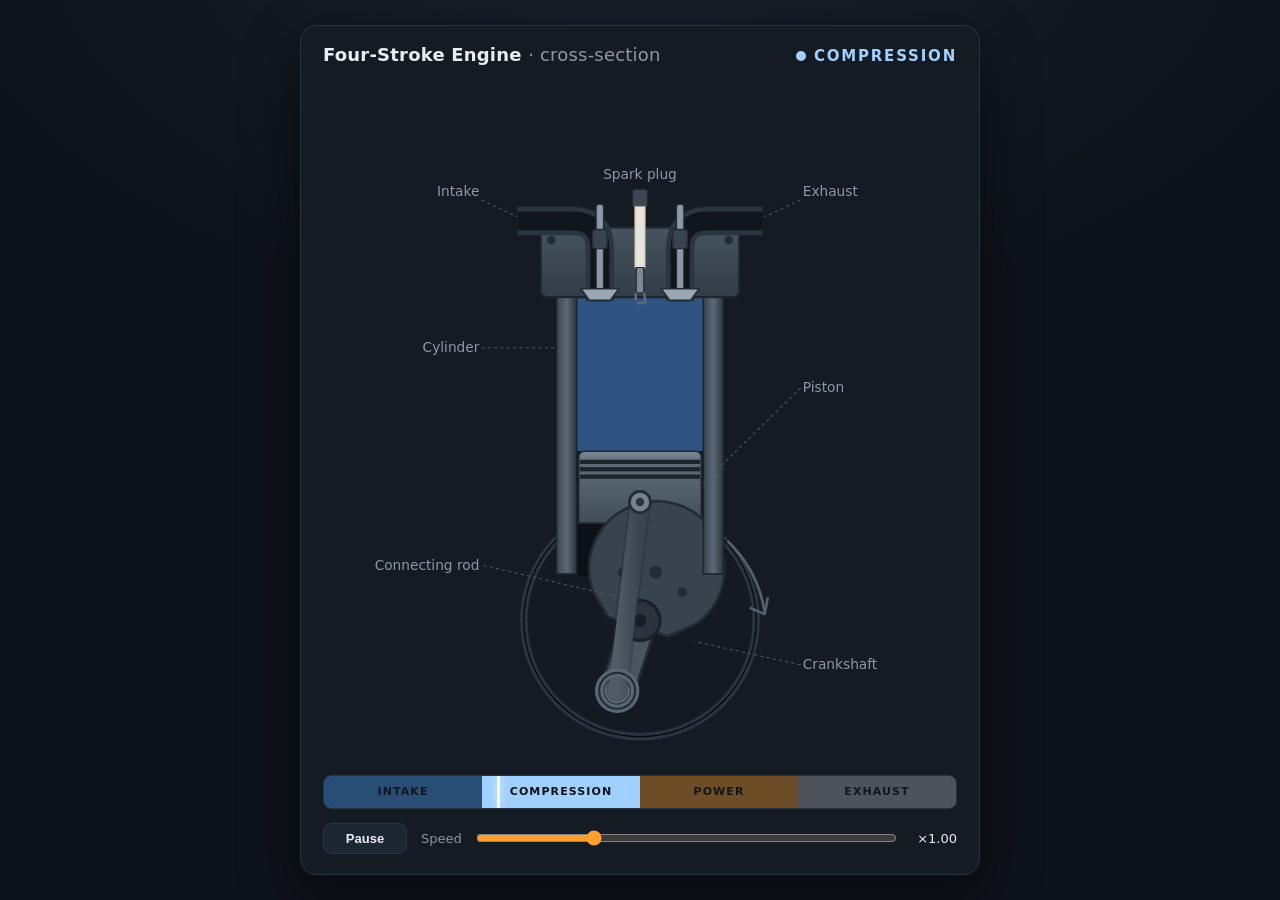
<file: piston-engine.html>
<!DOCTYPE html>
<html lang="en">
<head>
<meta charset="UTF-8">
<meta name="viewport" content="width=device-width, initial-scale=1.0">
<title>Four-Stroke Piston Engine — Cross-Section Animation</title>
<style>
  :root {
    --bg: #0e1319;
    --panel: #141b23;
    --ink: #e8edf2;
    --muted: #8b98a5;
    --line: #2a3340;
    --intake: #4da3ff;
    --compression: #9fd0ff;
    --power: #ff9f2e;
    --exhaust: #a9b0b8;
  }
  * { margin: 0; padding: 0; box-sizing: border-box; }
  html, body { height: 100%; }
  body {
    background: radial-gradient(1200px 700px at 50% -10%, #17202b 0%, var(--bg) 60%);
    color: var(--ink);
    font-family: system-ui, -apple-system, "Segoe UI", Roboto, sans-serif;
    display: flex;
    align-items: center;
    justify-content: center;
    padding: 18px;
  }
  .wrap {
    width: min(680px, 100%);
    background: var(--panel);
    border: 1px solid var(--line);
    border-radius: 16px;
    padding: 18px 22px 20px;
    box-shadow: 0 24px 60px rgba(0,0,0,.45);
  }
  header {
    display: flex;
    align-items: baseline;
    justify-content: space-between;
    gap: 12px;
    margin-bottom: 6px;
    flex-wrap: wrap;
  }
  h1 { font-size: 18px; font-weight: 650; letter-spacing: .2px; }
  h1 span { color: var(--muted); font-weight: 450; }
  #strokeLabel {
    font-size: 15px;
    font-weight: 700;
    letter-spacing: .12em;
    display: flex;
    align-items: center;
    gap: 8px;
  }
  #strokeDot { width: 10px; height: 10px; border-radius: 50%; background: var(--intake); }
  svg { width: 100%; height: auto; display: block; }

  .strokebar {
    display: flex;
    position: relative;
    height: 34px;
    border-radius: 8px;
    overflow: hidden;
    border: 1px solid var(--line);
    margin: 10px 0 14px;
    user-select: none;
  }
  .strokebar .seg {
    flex: 1;
    display: flex;
    align-items: center;
    justify-content: center;
    font-size: 11px;
    font-weight: 650;
    letter-spacing: .1em;
    color: #0c1116;
    opacity: .38;
    transition: opacity .15s linear;
  }
  .strokebar .seg.active { opacity: 1; }
  .seg.s0 { background: var(--intake); }
  .seg.s1 { background: var(--compression); }
  .seg.s2 { background: var(--power); }
  .seg.s3 { background: var(--exhaust); }
  #barMarker {
    position: absolute;
    top: 0; bottom: 0;
    width: 3px;
    background: #fff;
    box-shadow: 0 0 8px rgba(255,255,255,.9);
    pointer-events: none;
  }
  .controls {
    display: flex;
    align-items: center;
    gap: 14px;
    font-size: 13px;
    color: var(--muted);
  }
  button {
    background: #1d2733;
    color: var(--ink);
    border: 1px solid var(--line);
    border-radius: 8px;
    padding: 7px 16px;
    font-size: 13px;
    font-weight: 600;
    cursor: pointer;
    min-width: 84px;
  }
  button:hover { background: #263242; }
  input[type=range] { flex: 1; accent-color: var(--power); }
  #speedVal { min-width: 46px; text-align: right; font-variant-numeric: tabular-nums; color: var(--ink); }
</style>
</head>
<body>
<div class="wrap">
  <header>
    <h1>Four-Stroke Engine <span>· cross-section</span></h1>
    <div id="strokeLabel"><div id="strokeDot"></div><span id="strokeName">INTAKE</span></div>
  </header>

  <svg id="scene" viewBox="0 0 600 656" aria-label="Animated cross-section of a four-stroke piston engine">
    <defs>
      <linearGradient id="wallGrad" x1="0" y1="0" x2="1" y2="0">
        <stop offset="0" stop-color="#3a4552"/>
        <stop offset=".5" stop-color="#5b6874"/>
        <stop offset="1" stop-color="#2c343e"/>
      </linearGradient>
      <linearGradient id="headGrad" x1="0" y1="0" x2="0" y2="1">
        <stop offset="0" stop-color="#46525f"/>
        <stop offset="1" stop-color="#333d48"/>
      </linearGradient>
      <linearGradient id="pistonGrad" x1="0" y1="0" x2="0" y2="1">
        <stop offset="0" stop-color="#7d8a96"/>
        <stop offset=".18" stop-color="#5f6c78"/>
        <stop offset="1" stop-color="#414c57"/>
      </linearGradient>
      <linearGradient id="rodGrad" x1="0" y1="0" x2="1" y2="0">
        <stop offset="0" stop-color="#6a7683"/>
        <stop offset="1" stop-color="#48535e"/>
      </linearGradient>
      <radialGradient id="flameGrad" gradientUnits="userSpaceOnUse" cx="300" cy="250" r="90">
        <stop offset="0"   stop-color="#fffbe6" stop-opacity="1"/>
        <stop offset=".25" stop-color="#ffd94a" stop-opacity=".95"/>
        <stop offset=".55" stop-color="#ff8a1e" stop-opacity=".8"/>
        <stop offset=".8"  stop-color="#e14e00" stop-opacity=".35"/>
        <stop offset="1"   stop-color="#e14e00" stop-opacity="0"/>
      </radialGradient>
      <clipPath id="chamberClip">
        <rect id="chamberClipRect" x="240" y="214" width="120" height="10"/>
      </clipPath>
    </defs>

    <!-- ======== crankcase ======== -->
    <circle cx="300" cy="520" r="110" fill="#131a22" stroke="#2b3540" stroke-width="7"/>
    <circle cx="300" cy="520" r="110" fill="none" stroke="#0a0e13" stroke-width="1.5"/>

    <!-- ======== cylinder bore backdrop ======== -->
    <rect x="240" y="214" width="120" height="264" fill="#0c1117"/>

    <!-- ======== gas / combustion (clipped to chamber above piston) ======== -->
    <g clip-path="url(#chamberClip)">
      <rect id="gasRect" x="240" y="214" width="120" height="10" fill="rgba(80,160,255,0.4)"/>
      <rect id="flameRect" x="240" y="214" width="120" height="10" fill="url(#flameGrad)" opacity="0"/>
      <g id="flameBlobs"></g>
      <g id="chamberParticles"></g>
    </g>

    <!-- ======== piston ======== -->
    <g id="piston">
      <path id="pistonBody" d="" fill="url(#pistonGrad)" stroke="#222b33" stroke-width="1.5"/>
      <rect id="ring1" x="243" y="0" width="114" height="4" fill="#1c242c"/>
      <rect id="ring2" x="243" y="0" width="114" height="4" fill="#1c242c"/>
      <rect id="ring3" x="243" y="0" width="114" height="4" fill="#1c242c"/>
    </g>

    <!-- ======== crankshaft (rotating group, drawn at TDC pose) ======== -->
    <g id="crank">
      <!-- counterweight opposite the crank pin -->
      <path d="M -52 14 A 64 64 0 1 0 52 14 L 30 -6 L -30 -6 Z"
            transform="translate(300,520)" fill="#39434e" stroke="#232b33" stroke-width="2.5"/>
      <!-- crank web up to the pin -->
      <rect x="284" y="438" width="32" height="92" rx="15" fill="#4a5560" stroke="#232b33" stroke-width="2.5"/>
      <!-- crank pin -->
      <circle cx="300" cy="450" r="13" fill="#5f6b77" stroke="#232b33" stroke-width="2"/>
      <!-- balance drill marks -->
      <circle cx="300" cy="568" r="6" fill="#232b33"/>
      <circle cx="270" cy="558" r="4.5" fill="#232b33"/>
      <circle cx="330" cy="558" r="4.5" fill="#232b33"/>
    </g>
    <!-- main journal (static center) -->
    <circle cx="300" cy="520" r="19" fill="#2b343e" stroke="#1a2129" stroke-width="3"/>
    <circle cx="300" cy="520" r="6" fill="#161d24"/>

    <!-- ======== connecting rod ======== -->
    <line id="rodLine" x1="300" y1="270" x2="300" y2="450" stroke="url(#rodGrad)" stroke-width="17" stroke-linecap="round"/>
    <line id="rodEdge" x1="300" y1="270" x2="300" y2="450" stroke="#232b33" stroke-width="21" stroke-linecap="round" opacity=".35"/>
    <circle id="bigEnd" cx="300" cy="450" r="17" fill="none" stroke="#5a6673" stroke-width="8"/>
    <circle id="bigEndRim" cx="300" cy="450" r="17" fill="none" stroke="#232b33" stroke-width="2"/>
    <circle id="wristPin" cx="300" cy="270" r="10" fill="#77828e" stroke="#232b33" stroke-width="2.5"/>
    <circle id="wristPinHole" cx="300" cy="270" r="4" fill="#2b333c"/>

    <!-- ======== cylinder walls ======== -->
    <rect x="221" y="214" width="19" height="262" fill="url(#wallGrad)" stroke="#1c242c" stroke-width="1.5"/>
    <rect x="360" y="214" width="19" height="262" fill="url(#wallGrad)" stroke="#1c242c" stroke-width="1.5"/>

    <!-- ======== cylinder head ======== -->
    <rect x="206" y="148" width="188" height="66" rx="6" fill="url(#headGrad)" stroke="#1c242c" stroke-width="2"/>
    <!-- head bolts -->
    <circle cx="216" cy="160" r="4" fill="#232b33"/>
    <circle cx="384" cy="160" r="4" fill="#232b33"/>

    <!-- ======== ports (ducts drawn as pipes) ======== -->
    <!-- intake (left) -->
    <path d="M 262 218 L 262 168 Q 262 142 236 142 L 184 142" fill="none" stroke="#2b3540" stroke-width="27" stroke-linecap="butt"/>
    <path d="M 262 218 L 262 168 Q 262 142 236 142 L 184 142" fill="none" stroke="#10161c" stroke-width="18" stroke-linecap="butt"/>
    <path id="inDuctGas" d="M 262 218 L 262 168 Q 262 142 236 142 L 184 142" fill="none" stroke="rgba(80,160,255,.5)" stroke-width="14" stroke-linecap="butt" opacity="0"/>
    <!-- exhaust (right) -->
    <path d="M 338 218 L 338 168 Q 338 142 364 142 L 416 142" fill="none" stroke="#2b3540" stroke-width="27" stroke-linecap="butt"/>
    <path d="M 338 218 L 338 168 Q 338 142 364 142 L 416 142" fill="none" stroke="#10161c" stroke-width="18" stroke-linecap="butt"/>
    <path id="exDuctGas" d="M 338 218 L 338 168 Q 338 142 364 142 L 416 142" fill="none" stroke="rgba(150,155,160,.5)" stroke-width="14" stroke-linecap="butt" opacity="0"/>

    <!-- invisible particle guides -->
    <path id="inGuide" d="M 184 142 L 236 142 Q 262 142 262 168 L 262 216 L 262 305" fill="none" stroke="none"/>
    <path id="exGuide" d="M 322 300 L 336 218 L 338 168 Q 338 142 364 142 L 416 142" fill="none" stroke="none"/>
    <g id="portParticles"></g>

    <!-- ======== valves ======== -->
    <g id="intakeValve">
      <rect x="258.5" y="126" width="7" height="82" rx="3" fill="#8b97a3" stroke="#232b33" stroke-width="1.2"/>
      <path d="M 244 206 L 280 206 L 272 217 L 252 217 Z" fill="#9aa6b2" stroke="#232b33" stroke-width="1.5"/>
    </g>
    <g id="exhaustValve">
      <rect x="334.5" y="126" width="7" height="82" rx="3" fill="#8b97a3" stroke="#232b33" stroke-width="1.2"/>
      <path d="M 320 206 L 356 206 L 348 217 L 328 217 Z" fill="#9aa6b2" stroke="#232b33" stroke-width="1.5"/>
    </g>
    <!-- valve guides -->
    <rect x="255" y="150" width="14" height="18" rx="3" fill="#39434e" stroke="#232b33" stroke-width="1.2"/>
    <rect x="331" y="150" width="14" height="18" rx="3" fill="#39434e" stroke="#232b33" stroke-width="1.2"/>

    <!-- ======== spark plug ======== -->
    <rect x="293" y="112" width="14" height="16" rx="2" fill="#3d4854" stroke="#232b33" stroke-width="1.2"/>
    <rect x="295" y="128" width="10" height="58" fill="#e8e4da" stroke="#9a958a" stroke-width="1"/>
    <rect x="296.5" y="186" width="7" height="24" fill="#7d8894" stroke="#232b33" stroke-width="1"/>
    <path d="M 296 210 L 296 217 M 304 210 L 305 219 L 297 220" stroke="#5f6b77" stroke-width="2.4" fill="none"/>
    <g id="spark" opacity="0">
      <circle cx="300" cy="220" r="6" fill="#fffdf0"/>
      <path d="M300 220 L300 236 M300 220 L288 231 M300 220 L312 231 M300 220 L281 222 M300 220 L319 222"
            stroke="#ffe97a" stroke-width="2.6" stroke-linecap="round"/>
    </g>

    <!-- ======== rotation arrow ======== -->
    <path d="M 383 445 A 118 118 0 0 1 418 512" fill="none" stroke="#55606b" stroke-width="2.5"/>
    <path d="M 421 498 L 418 514 L 404 508" fill="none" stroke="#55606b" stroke-width="2.5" stroke-linejoin="round"/>

    <!-- ======== labels ======== -->
    <g font-size="13" fill="#8b98a5" stroke="none">
      <g stroke="#4a5560" stroke-width="1" stroke-dasharray="3 3">
        <line x1="150" y1="122" x2="184" y2="138"/>
        <line x1="452" y1="122" x2="418" y2="138"/>
        <line x1="150" y1="262" x2="219" y2="262"/>
        <line id="pistonLead" x1="452" y1="300" x2="381" y2="300"/>
        <line id="rodLead" x1="152" y1="468" x2="272" y2="452"/>
        <line x1="452" y1="562" x2="352" y2="540"/>
      </g>
      <text x="148" y="118" text-anchor="end">Intake</text>
      <text x="454" y="118">Exhaust</text>
      <text x="300" y="102" text-anchor="middle">Spark plug</text>
      <text x="148" y="266" text-anchor="end">Cylinder</text>
      <text x="454" y="304">Piston</text>
      <text x="148" y="472" text-anchor="end">Connecting rod</text>
      <text x="454" y="566">Crankshaft</text>
    </g>
  </svg>

  <div class="strokebar">
    <div class="seg s0">INTAKE</div>
    <div class="seg s1">COMPRESSION</div>
    <div class="seg s2">POWER</div>
    <div class="seg s3">EXHAUST</div>
    <div id="barMarker"></div>
  </div>

  <div class="controls">
    <button id="pauseBtn">Pause</button>
    <label for="speed">Speed</label>
    <input id="speed" type="range" min="0.25" max="3" step="0.05" value="1">
    <span id="speedVal">×1.00</span>
  </div>
</div>

<script>
(() => {
  "use strict";
  const SVGNS = "http://www.w3.org/2000/svg";
  const TAU = Math.PI * 2;

  // ---- slider-crank geometry (px) ----
  const CX = 300, CY = 520;   // crank center
  const R = 70;               // crank radius (half stroke)
  const L = 180;              // connecting rod length
  const BORE_L = 240, BORE_R = 360;
  const HEAD_Y = 214;         // combustion chamber roof
  const PIN_TO_CROWN = 48;    // wrist pin to piston crown
  const PISTON_H = 68;
  const MAX_LIFT = 15;

  // theta = crank angle from TDC; exact slider-crank kinematics
  const pinYAt = (theta) => {
    const s = R * Math.sin(theta);
    return CY - (R * Math.cos(theta) + Math.sqrt(L * L - s * s));
  };
  const crankPinAt = (theta) => [CX + R * Math.sin(theta), CY - R * Math.cos(theta)];

  // ---- element refs ----
  const $ = (id) => document.getElementById(id);
  const el = {
    gasRect: $("gasRect"), flameRect: $("flameRect"), flameGrad: $("flameGrad"),
    clipRect: $("chamberClipRect"), pistonBody: $("pistonBody"),
    ring1: $("ring1"), ring2: $("ring2"), ring3: $("ring3"),
    crank: $("crank"), rodLine: $("rodLine"), rodEdge: $("rodEdge"),
    bigEnd: $("bigEnd"), bigEndRim: $("bigEndRim"),
    wristPin: $("wristPin"), wristPinHole: $("wristPinHole"),
    intakeValve: $("intakeValve"), exhaustValve: $("exhaustValve"),
    inDuctGas: $("inDuctGas"), exDuctGas: $("exDuctGas"),
    spark: $("spark"), inGuide: $("inGuide"), exGuide: $("exGuide"),
    strokeName: $("strokeName"), strokeDot: $("strokeDot"),
    pistonLead: $("pistonLead"), rodLead: $("rodLead"),
    barMarker: $("barMarker"), pauseBtn: $("pauseBtn"),
    speed: $("speed"), speedVal: $("speedVal"),
    flameBlobs: $("flameBlobs"),
  };
  const segs = document.querySelectorAll(".strokebar .seg");

  const STROKES = [
    { name: "INTAKE",      color: "#4da3ff" },
    { name: "COMPRESSION", color: "#9fd0ff" },
    { name: "POWER",       color: "#ff9f2e" },
    { name: "EXHAUST",     color: "#a9b0b8" },
  ];

  // ---- particles ----
  const inLen = el.inGuide.getTotalLength();
  const exLen = el.exGuide.getTotalLength();
  const mkCircle = (parent, r, fill) => {
    const c = document.createElementNS(SVGNS, "circle");
    c.setAttribute("r", r);
    c.setAttribute("fill", fill);
    c.setAttribute("opacity", "0");
    parent.appendChild(c);
    return c;
  };
  const portGroup = $("portParticles");
  const inParts = Array.from({ length: 16 }, () => ({
    node: mkCircle(portGroup, 1.8 + Math.random() * 1.8, "#9ecbff"),
    off: Math.random(), spread: (Math.random() * 2 - 1), wob: Math.random() * TAU,
  }));
  const exParts = Array.from({ length: 16 }, () => ({
    node: mkCircle(portGroup, 1.8 + Math.random() * 1.8, "#c3c9cf"),
    off: Math.random(), spread: (Math.random() * 2 - 1), wob: Math.random() * TAU,
  }));
  const blobs = Array.from({ length: 6 }, (_, i) => ({
    node: mkCircle(el.flameBlobs, 7 + Math.random() * 8, i % 2 ? "#ffb23d" : "#ff7d1a"),
    a: Math.random() * TAU, b: Math.random() * TAU,
  }));

  const lerp = (a, b, t) => a + (b - a) * t;
  const clamp01 = (v) => Math.max(0, Math.min(1, v));
  const mix = (c1, c2, t) => c1.map((v, i) => lerp(v, c2[i], t));
  const rgba = (c) => `rgba(${c[0] | 0},${c[1] | 0},${c[2] | 0},${c[3].toFixed(3)})`;

  const GREY = [135, 138, 144, 0.17];
  const BLUE = [80, 160, 255, 0.42];
  const BLUE_HI = [190, 220, 255, 0.75];
  const ORANGE = [255, 148, 48, 0.55];
  const GREY_EX = [162, 167, 173, 0.5];

  // gas fill in the chamber as a function of cycle position p in [0,4)
  function gasColor(p) {
    if (p < 1) return mix(GREY, BLUE, clamp01(p * 3));
    if (p < 2) return mix(BLUE, BLUE_HI, p - 1);
    if (p < 3) return mix(ORANGE, GREY_EX, Math.pow(p - 2, 1.2));
    return [GREY_EX[0], GREY_EX[1], GREY_EX[2], GREY_EX[3] * (1 - (p - 3) * 0.6)];
  }

  // ---- state ----
  let phase = 0;            // crank angle, 0..4π per cycle
  let speedMult = 1;
  let paused = false;
  let last = performance.now();
  const BASE_RATE = Math.PI; // rad/s -> 4 s per cycle at ×1

  function draw(t) {
    const theta = phase % TAU;
    const p = (phase / Math.PI) % 4;           // 0..4 stroke position
    const stroke = Math.floor(p);

    // --- kinematics ---
    const pinY = pinYAt(phase);
    const crownY = pinY - PIN_TO_CROWN;
    const [cpx, cpy] = crankPinAt(phase);

    // piston
    el.pistonBody.setAttribute("d",
      `M ${BORE_L + 2} ${crownY + 6} Q ${BORE_L + 2} ${crownY} ${BORE_L + 8} ${crownY}` +
      ` L ${BORE_R - 8} ${crownY} Q ${BORE_R - 2} ${crownY} ${BORE_R - 2} ${crownY + 6}` +
      ` L ${BORE_R - 2} ${crownY + PISTON_H} L ${BORE_L + 2} ${crownY + PISTON_H} Z`);
    el.ring1.setAttribute("y", crownY + 8);
    el.ring2.setAttribute("y", crownY + 15);
    el.ring3.setAttribute("y", crownY + 22);

    // crank + rod
    el.crank.setAttribute("transform", `rotate(${(theta * 180 / Math.PI).toFixed(3)} ${CX} ${CY})`);
    for (const ln of [el.rodEdge, el.rodLine]) {
      ln.setAttribute("y1", pinY); ln.setAttribute("x2", cpx); ln.setAttribute("y2", cpy);
    }
    el.bigEnd.setAttribute("cx", cpx); el.bigEnd.setAttribute("cy", cpy);
    el.bigEndRim.setAttribute("cx", cpx); el.bigEndRim.setAttribute("cy", cpy);
    el.wristPin.setAttribute("cy", pinY);
    el.wristPinHole.setAttribute("cy", pinY);

    // leader lines track their moving parts
    el.pistonLead.setAttribute("y2", (crownY + PISTON_H / 2).toFixed(1));
    el.pistonLead.setAttribute("x2", "356");
    el.rodLead.setAttribute("x2", ((CX + cpx) / 2 - 12).toFixed(1));
    el.rodLead.setAttribute("y2", ((pinY + cpy) / 2).toFixed(1));

    // --- chamber gas ---
    const chamberH = Math.max(0, crownY - HEAD_Y);
    el.clipRect.setAttribute("height", chamberH);
    el.gasRect.setAttribute("height", chamberH);
    el.flameRect.setAttribute("height", chamberH);
    el.gasRect.setAttribute("fill", rgba(gasColor(p)));

    // --- valves ---
    const inLift = p < 1 ? Math.sin(p * Math.PI) : 0;
    const exLift = p >= 3 ? Math.sin((p - 3) * Math.PI) : 0;
    el.intakeValve.setAttribute("transform", `translate(0 ${inLift * MAX_LIFT})`);
    el.exhaustValve.setAttribute("transform", `translate(0 ${exLift * MAX_LIFT})`);
    el.inDuctGas.setAttribute("opacity", (inLift * 0.9).toFixed(3));
    el.exDuctGas.setAttribute("opacity", (exLift * 0.9).toFixed(3));

    // --- spark (fires just before TDC at end of compression) ---
    const sparkOn = p > 1.955 && p < 2.1;
    el.spark.setAttribute("opacity", sparkOn ? (0.6 + 0.4 * Math.sin(t * 0.09)).toFixed(3) : "0");

    // --- flame ---
    let flameI = 0;
    if (p >= 2 && p < 3) {
      const q = p - 2;
      flameI = clamp01(q * 10) * Math.pow(1 - q, 1.4);
    }
    const flick = 1 + 0.07 * Math.sin(t * 0.04) + 0.05 * Math.sin(t * 0.013 + 2);
    el.flameRect.setAttribute("opacity", (flameI * flick).toFixed(3));
    el.flameGrad.setAttribute("cy", (HEAD_Y + chamberH * 0.35).toFixed(1));
    el.flameGrad.setAttribute("r", Math.max(34, chamberH * 1.05 * flick).toFixed(1));
    for (const bl of blobs) {
      if (flameI > 0.03) {
        const bx = 300 + 34 * Math.sin(t * 0.003 + bl.a) * Math.cos(t * 0.0017 + bl.b);
        const by = HEAD_Y + chamberH * (0.3 + 0.4 * (0.5 + 0.5 * Math.sin(t * 0.004 + bl.b)));
        bl.node.setAttribute("cx", bx.toFixed(1));
        bl.node.setAttribute("cy", by.toFixed(1));
        bl.node.setAttribute("opacity", (flameI * 0.5 * flick).toFixed(3));
      } else {
        bl.node.setAttribute("opacity", "0");
      }
    }

    // --- particles ---
    const flow = (parts, guide, len, prog, lift, wobAmp) => {
      for (const pt of parts) {
        if (lift < 0.02) { pt.node.setAttribute("opacity", "0"); continue; }
        const u = (prog + pt.off) % 1;
        const pos = guide.getPointAtLength(u * len);
        let x = pos.x, y = pos.y;
        if (y > HEAD_Y + 4) {            // inside the chamber: spread out
          x += pt.spread * Math.min(26, (y - HEAD_Y) * 0.55);
        } else {
          x += Math.sin(t * 0.008 + pt.wob) * wobAmp;
          y += Math.cos(t * 0.008 + pt.wob) * wobAmp;
        }
        if (y > HEAD_Y + 2 && y > crownY - 5) { // below the piston crown: hidden
          pt.node.setAttribute("opacity", "0");
          continue;
        }
        pt.node.setAttribute("cx", x.toFixed(1));
        pt.node.setAttribute("cy", y.toFixed(1));
        pt.node.setAttribute("opacity", (lift * 0.85).toFixed(3));
      }
    };
    flow(inParts, el.inGuide, inLen, (p % 1) * 1.4, inLift, 2.5);
    flow(exParts, el.exGuide, exLen, (p % 1) * 1.4, exLift, 2.5);

    // --- HUD ---
    const s = STROKES[stroke];
    el.strokeName.textContent = s.name;
    el.strokeName.style.color = s.color;
    el.strokeDot.style.background = s.color;
    segs.forEach((sg, i) => sg.classList.toggle("active", i === stroke));
    el.barMarker.style.left = `calc(${(p / 4 * 100).toFixed(2)}% - 1px)`;
  }

  function frame(now) {
    const dt = Math.max(0, Math.min(0.05, (now - last) / 1000));
    last = now;
    if (!paused) phase = (phase + BASE_RATE * speedMult * dt) % (2 * TAU);
    draw(now);
    requestAnimationFrame(frame);
  }

  el.pauseBtn.addEventListener("click", () => {
    paused = !paused;
    el.pauseBtn.textContent = paused ? "Play" : "Pause";
  });
  el.speed.addEventListener("input", () => {
    speedMult = parseFloat(el.speed.value);
    el.speedVal.textContent = "×" + speedMult.toFixed(2);
  });
  window.addEventListener("keydown", (e) => {
    if (e.code === "Space" && e.target.tagName !== "BUTTON") {
      e.preventDefault();
      el.pauseBtn.click();
    }
  });

  // debug hook: freeze at a given stroke position p in [0,4)
  window.__engine = { setPhase(p) { paused = true; el.pauseBtn.textContent = "Play"; phase = p * Math.PI; draw(performance.now()); } };

  requestAnimationFrame(frame);
})();
</script>
</body>
</html>
</file>
<file: junes-place/styles.css>
/* =====================================================================
   June's Place — mobile-first stylesheet
   Palette: espresso, cream, gold. Apple-grade spacing & motion.
   ===================================================================== */

:root {
  --espresso: #3b2616;
  --espresso-deep: #2a1a0e;
  --coffee: #6f4a2d;
  --gold: #c8a04b;
  --gold-soft: #e0c489;
  --cream: #f7f1e6;
  --cream-deep: #efe6d4;
  --paper: #fffdf9;
  --ink: #2c2118;
  --muted: #7a6b58;
  --line: rgba(59, 38, 22, 0.12);

  --maxw: 1120px;
  --radius: 22px;
  --radius-lg: 30px;
  --ease: cubic-bezier(0.22, 1, 0.36, 1);

  --shadow-sm: 0 2px 10px rgba(59, 38, 22, 0.06);
  --shadow-md: 0 14px 40px rgba(59, 38, 22, 0.12);
  --shadow-lg: 0 30px 70px rgba(59, 38, 22, 0.18);

  --space-section: 88px;
}

* { box-sizing: border-box; margin: 0; padding: 0; }

html { scroll-behavior: smooth; -webkit-text-size-adjust: 100%; }

body {
  font-family: "Inter", -apple-system, BlinkMacSystemFont, "Segoe UI", Helvetica, Arial, sans-serif;
  color: var(--ink);
  background: var(--cream);
  line-height: 1.6;
  -webkit-font-smoothing: antialiased;
  text-rendering: optimizeLegibility;
  overflow-x: hidden;
}

h1, h2, h3 {
  font-family: "Fraunces", Georgia, "Times New Roman", serif;
  line-height: 1.05;
  letter-spacing: -0.01em;
  color: var(--espresso);
  font-weight: 600;
}

img, svg { display: block; max-width: 100%; }
a { color: inherit; text-decoration: none; }

/* ---------- layout helpers ---------- */
.section-head { max-width: 760px; margin: 0 auto 36px; text-align: center; padding: 0 22px; }
.section-head h2 { font-size: clamp(1.9rem, 7vw, 3.2rem); margin-bottom: 14px; }
.eyebrow {
  text-transform: uppercase; letter-spacing: 0.22em; font-size: 0.72rem;
  font-weight: 600; color: var(--coffee); margin-bottom: 14px;
}
.eyebrow--gold { color: var(--gold); }
.section-lede { color: var(--muted); font-size: 1.05rem; max-width: 560px; margin: 0 auto; }

/* ---------- buttons ---------- */
.btn {
  display: inline-flex; align-items: center; gap: 8px;
  font-weight: 600; font-size: 1rem; padding: 14px 26px;
  border-radius: 100px; transition: transform .25s var(--ease), box-shadow .25s var(--ease), background .25s var(--ease);
  will-change: transform;
}
.btn svg { width: 20px; height: 20px; transition: transform .25s var(--ease); }
.btn--primary { background: var(--espresso); color: var(--cream); box-shadow: var(--shadow-md); }
.btn--primary:hover { transform: translateY(-2px); box-shadow: var(--shadow-lg); }
.btn--primary:hover svg { transform: translateX(4px); }
.btn--ghost { background: rgba(59,38,22,.06); color: var(--espresso); }
.btn--ghost:hover { background: rgba(59,38,22,.12); transform: translateY(-2px); }

/* =====================================================================
   NAV
   ===================================================================== */
.nav {
  position: sticky; top: 0; z-index: 60;
  background: rgba(247, 241, 230, 0.72);
  backdrop-filter: saturate(180%) blur(20px);
  -webkit-backdrop-filter: saturate(180%) blur(20px);
  border-bottom: 1px solid transparent;
  transition: border-color .3s var(--ease), background .3s var(--ease);
}
.nav.is-scrolled { border-color: var(--line); }
.nav__inner {
  max-width: var(--maxw); margin: 0 auto;
  display: flex; align-items: center; justify-content: space-between;
  padding: 12px 20px; padding: 12px max(20px, env(safe-area-inset-left));
}
.nav__brand { display: flex; align-items: center; gap: 9px; color: var(--espresso); }
.nav__mark { width: 30px; height: 30px; }
.nav__word { font-family: "Fraunces", serif; font-weight: 600; font-size: 1.18rem; letter-spacing: -0.01em; }
.nav__links { display: none; gap: 30px; }
.nav__links a { font-size: 0.95rem; font-weight: 500; color: var(--ink); opacity: .8; transition: opacity .2s; }
.nav__links a:hover { opacity: 1; }
.nav__cta { display: none; }
.nav__toggle {
  display: grid; place-items: center; width: 42px; height: 42px;
  background: rgba(59,38,22,.06); border: none; border-radius: 12px; color: var(--espresso); cursor: pointer;
}
.nav__toggle svg { width: 24px; height: 24px; }

.nav__drawer {
  display: flex; flex-direction: column; gap: 4px;
  padding: 8px 20px 22px; border-top: 1px solid var(--line);
  animation: drawerIn .35s var(--ease);
}
.nav__drawer[hidden] { display: none; }
.nav__drawer a { padding: 14px 6px; font-family: "Fraunces", serif; font-size: 1.4rem; color: var(--espresso); border-bottom: 1px solid var(--line); }
.nav__drawer a:last-child { border-bottom: none; }
.nav__drawer-cta {
  display: inline-flex !important; align-items: center; gap: 8px;
  margin-top: 12px; align-self: flex-start;
  background: var(--espresso); color: var(--cream) !important;
  padding: 12px 22px !important; border-radius: 100px; font-family: "Inter", sans-serif !important; font-size: 1rem !important;
}
.nav__drawer-cta svg { width: 18px; height: 18px; }
@keyframes drawerIn { from { opacity: 0; transform: translateY(-8px); } to { opacity: 1; transform: none; } }

/* =====================================================================
   HERO
   ===================================================================== */
.hero {
  position: relative; overflow: hidden;
  background:
    radial-gradient(120% 90% at 50% -10%, #fff8ec 0%, var(--cream) 55%, var(--cream-deep) 100%);
  padding: 56px 22px 64px;
  text-align: center;
}
.hero__glow {
  position: absolute; inset: auto 0 -40% 0; height: 70%;
  background: radial-gradient(60% 60% at 50% 50%, rgba(200,160,75,.22), transparent 70%);
  pointer-events: none; filter: blur(10px);
}
.hero__inner { position: relative; max-width: 760px; margin: 0 auto; }
.hero__mark { width: 92px; height: 92px; margin: 0 auto 22px; color: var(--espresso); }
.hero__eyebrow {
  text-transform: uppercase; letter-spacing: 0.24em; font-size: 0.72rem;
  font-weight: 600; color: var(--coffee); margin-bottom: 18px;
}
.hero__title { font-size: clamp(2.7rem, 13vw, 5.5rem); font-weight: 600; margin-bottom: 22px; }
.hero__sub { font-size: 1.12rem; color: var(--muted); max-width: 30ch; margin: 0 auto 30px; }
.hero__actions { display: flex; flex-direction: column; gap: 12px; align-items: center; margin-bottom: 26px; }
.hero__actions .btn { width: 100%; max-width: 320px; justify-content: center; }
.hero__rating { font-size: 0.92rem; color: var(--gold); font-weight: 600; letter-spacing: .04em; }
.hero__rating span { color: var(--muted); font-weight: 500; letter-spacing: 0; }

/* =====================================================================
   MARQUEE
   ===================================================================== */
.marquee {
  background: var(--espresso); color: var(--cream);
  overflow: hidden; white-space: nowrap; padding: 14px 0;
}
.marquee__track { display: inline-flex; align-items: center; gap: 26px; animation: scroll 26s linear infinite; }
.marquee__track span { font-family: "Fraunces", serif; font-size: 1.05rem; }
.marquee__track .dot { color: var(--gold); font-size: .8rem; }
@keyframes scroll { from { transform: translateX(0); } to { transform: translateX(-50%); } }

/* =====================================================================
   PILLARS
   ===================================================================== */
.pillars { max-width: var(--maxw); margin: 0 auto; padding: var(--space-section) 0; }
.pillars__grid { display: grid; grid-template-columns: 1fr; gap: 16px; padding: 0 18px; }
.pillar {
  background: var(--paper); border: 1px solid var(--line); border-radius: var(--radius);
  padding: 28px 24px; box-shadow: var(--shadow-sm);
  transition: transform .4s var(--ease), box-shadow .4s var(--ease);
}
.pillar:hover { transform: translateY(-4px); box-shadow: var(--shadow-md); }
.pillar__ico {
  display: grid; place-items: center; width: 52px; height: 52px;
  border-radius: 15px; background: linear-gradient(150deg, var(--cream), var(--cream-deep));
  color: var(--coffee); margin-bottom: 18px; box-shadow: inset 0 0 0 1px var(--line);
}
.pillar__ico svg { width: 27px; height: 27px; }
.pillar h3 { font-size: 1.3rem; margin-bottom: 8px; }
.pillar p { color: var(--muted); font-size: 0.98rem; }

/* =====================================================================
   MENU
   ===================================================================== */
.menu { background: var(--paper); border-top: 1px solid var(--line); border-bottom: 1px solid var(--line); padding: var(--space-section) 0; }
.menu__cols { max-width: var(--maxw); margin: 0 auto; display: grid; grid-template-columns: 1fr; gap: 16px; padding: 0 18px; }
.menu-card {
  background: var(--cream); border: 1px solid var(--line); border-radius: var(--radius); padding: 26px 24px;
}
.menu-card h3 { display: flex; align-items: center; gap: 10px; font-size: 1.25rem; margin-bottom: 18px; }
.menu-card__ico { width: 24px; height: 24px; color: var(--gold); flex: none; }
.menu-card ul { list-style: none; }
.menu-card li {
  display: grid; grid-template-columns: auto 1fr auto; align-items: baseline; gap: 6px;
  padding: 10px 0; border-bottom: 1px dashed var(--line); font-size: 1rem;
}
.menu-card li:last-child { border-bottom: none; }
.menu-card .lead { border-bottom: 1px dotted var(--line); transform: translateY(-3px); }
.menu-card .price { font-variant-numeric: tabular-nums; font-weight: 600; color: var(--coffee); }
.menu-card .price::before { content: "$"; opacity: .55; font-weight: 500; }
.menu-card li:has(.price:only-child) .price::before,
.menu-card .price:where([data-noprice]) { }
.menu__note { text-align: center; color: var(--muted); font-size: 0.85rem; margin-top: 26px; padding: 0 22px; }

/* MP / + prices shouldn't get a $ */
.menu-card .price.np::before { content: ""; }

/* =====================================================================
   THE ROOM
   ===================================================================== */
.room {
  background: linear-gradient(180deg, var(--espresso), var(--espresso-deep));
  color: var(--cream); padding: var(--space-section) 0;
}
.section-head--light h2 { color: var(--cream); }
.section-head--light .section-lede { color: rgba(247,241,230,.7); }
.room__grid {
  max-width: var(--maxw); margin: 0 auto; display: grid; grid-template-columns: 1fr 1fr; gap: 14px; padding: 0 18px;
}
.room__tile { position: relative; border-radius: var(--radius); overflow: hidden; box-shadow: var(--shadow-md); }
.room__tile--tall { grid-row: span 2; }
.room__tile--wide { grid-column: span 2; }
.tile-art {
  position: relative; aspect-ratio: 1 / 1; display: flex; align-items: flex-end; padding: 14px;
  background-size: cover; background-position: center;
}
.room__tile--tall .tile-art { aspect-ratio: 1 / 2.05; }
.room__tile--wide .tile-art { aspect-ratio: 2.1 / 1; }
.tile-art::after { content: ""; position: absolute; inset: 0; background: linear-gradient(transparent 40%, rgba(42,26,14,.6)); }
.tile-badge {
  position: relative; z-index: 1; display: inline-flex; align-items: center; gap: 7px;
  background: rgba(255,253,249,.92); color: var(--espresso);
  font-size: 0.8rem; font-weight: 600; padding: 7px 13px; border-radius: 100px; box-shadow: var(--shadow-sm);
}
.tile-badge svg { width: 16px; height: 16px; color: var(--gold); }
.room__tile figcaption { padding: 13px 16px 16px; font-size: 0.92rem; color: rgba(247,241,230,.78); background: rgba(255,255,255,.03); }

/* themed gradient "photos" (no external assets, fully self-contained) */
.tile-art--cozy   { background: linear-gradient(150deg, #7a4f30, #4a2e1a 70%), radial-gradient(circle at 30% 30%, #c8895a, transparent 60%); }
.tile-art--art    { background: linear-gradient(150deg, #b9863f, #6f4a2d); }
.tile-art--magic  { background: linear-gradient(150deg, #2c3e6b, #1a1430 80%); }
.tile-art--market { background: linear-gradient(150deg, #8a6a3a, #4a3320); }
.tile-art--magic::before {
  content: ""; position: absolute; inset: 0;
  background:
    radial-gradient(2px 2px at 20% 30%, var(--gold-soft), transparent),
    radial-gradient(2px 2px at 70% 25%, #fff, transparent),
    radial-gradient(1.5px 1.5px at 45% 60%, var(--gold-soft), transparent),
    radial-gradient(2px 2px at 85% 70%, #fff, transparent),
    radial-gradient(1.5px 1.5px at 30% 80%, var(--gold-soft), transparent);
  opacity: .9;
}

/* =====================================================================
   QUOTE
   ===================================================================== */
.quote { max-width: 760px; margin: 0 auto; text-align: center; padding: var(--space-section) 24px; }
.quote__mark { width: 64px; height: 64px; margin: 0 auto 26px; color: var(--gold); }
.quote blockquote { font-family: "Fraunces", serif; font-size: clamp(1.5rem, 6vw, 2.4rem); line-height: 1.25; color: var(--espresso); margin-bottom: 18px; }
.quote cite { font-style: normal; color: var(--muted); font-size: 0.95rem; }

/* =====================================================================
   VISIT
   ===================================================================== */
.visit { background: var(--paper); border-top: 1px solid var(--line); padding: var(--space-section) 0; }
.visit__grid { max-width: var(--maxw); margin: 0 auto; display: grid; grid-template-columns: 1fr; gap: 16px; padding: 0 18px; }
.visit-card {
  background: var(--cream); border: 1px solid var(--line); border-radius: var(--radius); padding: 28px 26px;
  transition: transform .35s var(--ease), box-shadow .35s var(--ease);
}
.visit-card:hover { transform: translateY(-4px); box-shadow: var(--shadow-md); }
.visit-card__ico { display: grid; place-items: center; width: 50px; height: 50px; border-radius: 14px; background: var(--espresso); color: var(--cream); margin-bottom: 18px; }
.visit-card__ico svg { width: 25px; height: 25px; }
.visit-card h3 { font-size: 1.3rem; margin-bottom: 10px; }
.visit-card p { color: var(--muted); }
.visit-card__go { display: inline-flex; align-items: center; gap: 6px; margin-top: 16px; font-weight: 600; color: var(--coffee); font-size: 0.95rem; }
.visit-card__go svg { width: 18px; height: 18px; transition: transform .25s var(--ease); }
.visit-card:hover .visit-card__go svg { transform: translateX(4px); }
.visit-card__go--muted { color: var(--muted); font-weight: 500; }

/* =====================================================================
   CTA
   ===================================================================== */
.cta { padding: 0 18px var(--space-section); }
.cta__inner {
  max-width: var(--maxw); margin: 0 auto; text-align: center;
  background:
    radial-gradient(100% 120% at 50% 0%, #4a2e1a, var(--espresso) 60%);
  color: var(--cream); border-radius: var(--radius-lg); padding: 64px 26px;
  box-shadow: var(--shadow-lg); position: relative; overflow: hidden;
}
.cta__inner::before {
  content: ""; position: absolute; inset: 0;
  background: radial-gradient(40% 60% at 80% 20%, rgba(200,160,75,.25), transparent 70%);
}
.cta__inner > * { position: relative; }
.cta h2 { color: var(--cream); font-size: clamp(2rem, 8vw, 3.4rem); margin-bottom: 14px; }
.cta p { color: rgba(247,241,230,.78); margin-bottom: 28px; font-size: 1.05rem; }
.cta .btn--primary { background: var(--gold); color: var(--espresso-deep); }
.cta .btn--primary:hover { background: var(--gold-soft); }

/* =====================================================================
   FOOTER
   ===================================================================== */
.footer { background: var(--espresso-deep); color: rgba(247,241,230,.7); padding: 52px 20px 36px; }
.footer__inner { max-width: var(--maxw); margin: 0 auto; display: flex; flex-direction: column; gap: 30px; }
.footer__brand { display: flex; align-items: center; gap: 14px; }
.footer__mark { width: 50px; height: 50px; color: var(--cream); flex: none; }
.footer__name { font-family: "Fraunces", serif; font-size: 1.3rem; color: var(--cream); }
.footer__tag { font-size: 0.9rem; }
.footer__links { display: flex; flex-wrap: wrap; gap: 18px 26px; }
.footer__links a { font-size: 0.95rem; transition: color .2s; }
.footer__links a:hover { color: var(--gold); }
.footer__social { display: flex; gap: 12px; }
.footer__social a { display: grid; place-items: center; width: 42px; height: 42px; border-radius: 12px; background: rgba(247,241,230,.08); color: var(--cream); transition: background .25s, transform .25s; }
.footer__social a:hover { background: var(--gold); color: var(--espresso-deep); transform: translateY(-2px); }
.footer__social svg { width: 22px; height: 22px; }
.footer__fine { max-width: var(--maxw); margin: 30px auto 0; padding-top: 24px; border-top: 1px solid rgba(247,241,230,.12); font-size: 0.8rem; color: rgba(247,241,230,.5); text-align: center; }

/* =====================================================================
   SCROLL REVEAL
   ===================================================================== */
.reveal { opacity: 0; transform: translateY(26px); transition: opacity .7s var(--ease), transform .7s var(--ease); }
.reveal.is-in { opacity: 1; transform: none; }

/* =====================================================================
   RESPONSIVE  (tablet ≥ 720, desktop ≥ 1000)
   ===================================================================== */
@media (min-width: 720px) {
  :root { --space-section: 120px; }
  .pillars__grid { grid-template-columns: repeat(2, 1fr); gap: 20px; }
  .menu__cols { grid-template-columns: repeat(3, 1fr); gap: 20px; }
  .visit__grid { grid-template-columns: repeat(3, 1fr); gap: 20px; }
  .hero__actions { flex-direction: row; justify-content: center; }
  .hero__actions .btn { width: auto; }
  .footer__inner { flex-direction: row; align-items: center; justify-content: space-between; }
  .room__grid { gap: 18px; }
}

@media (min-width: 1000px) {
  .nav__links { display: flex; }
  .nav__cta { display: inline-flex; align-items: center; padding: 10px 22px; background: var(--espresso); color: var(--cream); border-radius: 100px; font-weight: 600; font-size: 0.92rem; transition: transform .2s var(--ease); }
  .nav__cta:hover { transform: translateY(-2px); }
  .nav__toggle { display: none; }
  .nav__drawer { display: none !important; }
  .pillars__grid { grid-template-columns: repeat(4, 1fr); }
  .hero { padding: 84px 22px 96px; }
}

/* reduced motion */
@media (prefers-reduced-motion: reduce) {
  * { animation: none !important; scroll-behavior: auto !important; }
  .reveal { opacity: 1; transform: none; transition: none; }
}
</file>
